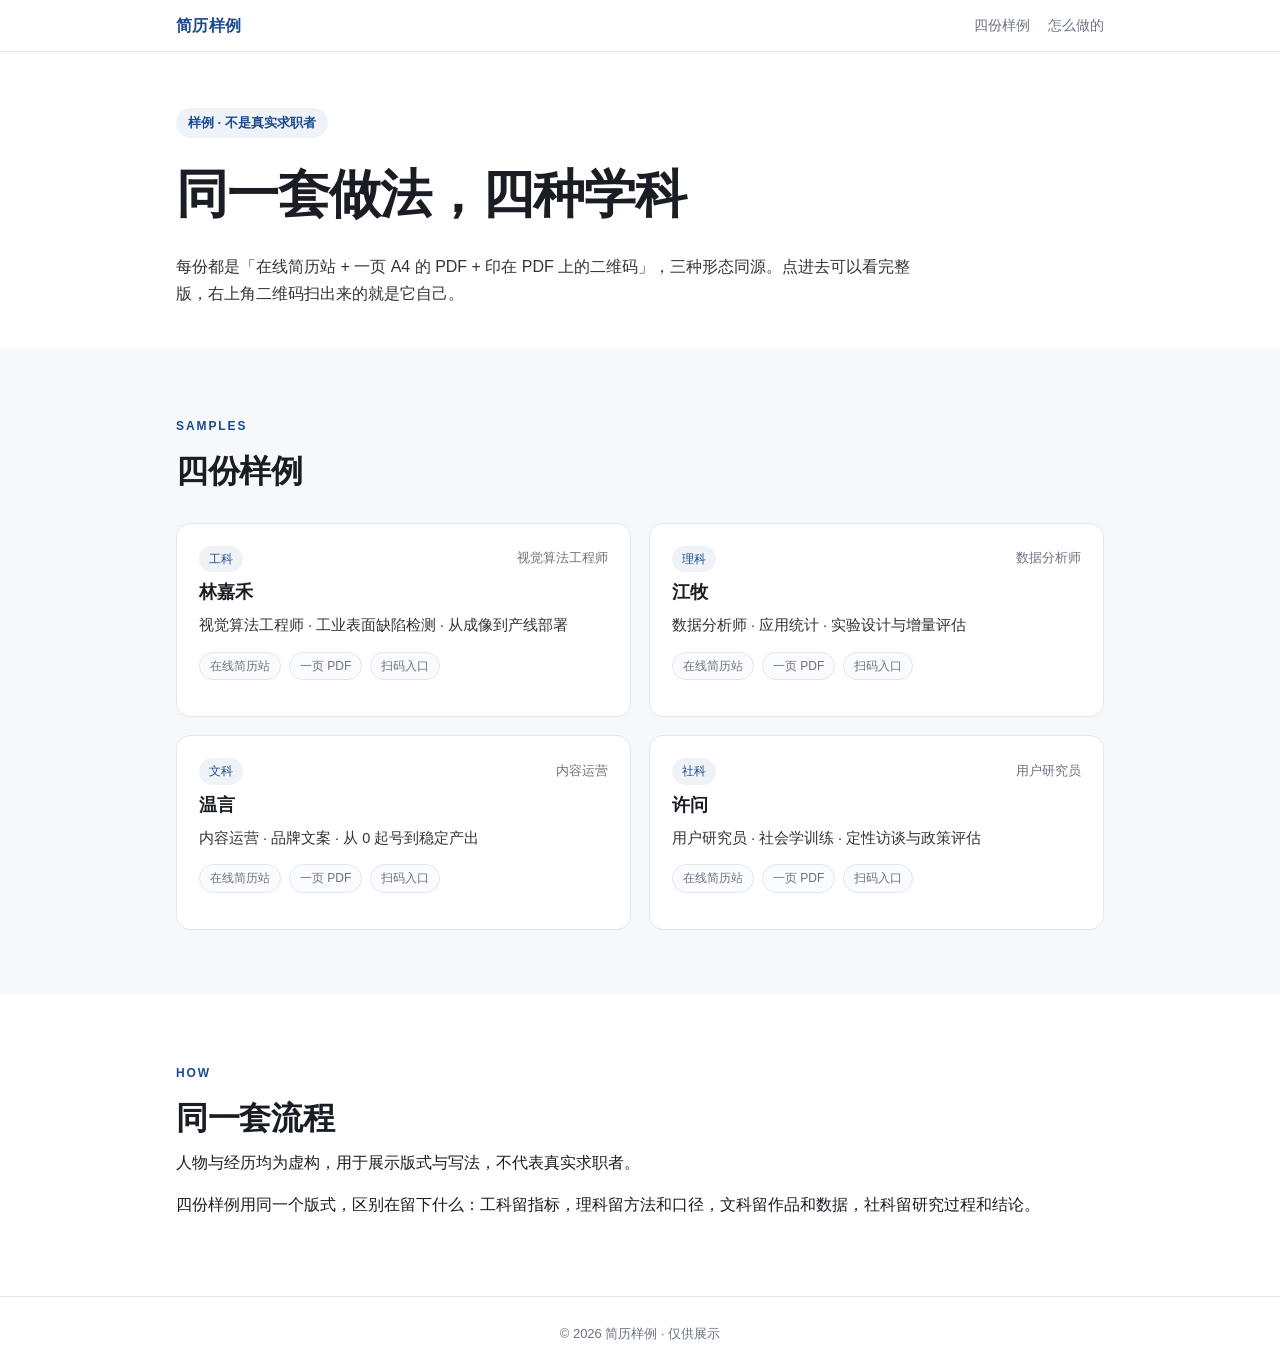
<file: index.html>
<!DOCTYPE html>
<html lang="zh-CN"><head><meta charset="UTF-8"><meta name="viewport" content="width=device-width, initial-scale=1">
<title>简历样例 · 工科 / 理科 / 文科 / 社科</title>
<meta name="robots" content="noindex, nofollow">
<link rel="stylesheet" href="assets/css/style.css"></head><body>
<nav class="nav"><div class="nav__inner"><a class="nav__brand" href="#top">简历样例</a>
<div class="nav__links"><a href="#list">四份样例</a><a href="#how">怎么做的</a></div></div></nav>
<main id="top">
<section class="hero"><div class="wrap"><p class="hero__eyebrow">样例 · 不是真实求职者</p>
<h1 class="hero__name">同一套做法，四种学科</h1>
<p class="hero__role">每份都是「在线简历站 + 一页 A4 的 PDF + 印在 PDF 上的二维码」，三种形态同源。点进去可以看完整版，右上角二维码扫出来的就是它自己。</p>
</div></section>
<section class="section section--alt" id="list"><div class="wrap">
<div class="section__head reveal"><span class="section__kicker">Samples</span><h2 class="section__title">四份样例</h2></div>
<div class="projects"><a class="card reveal" href="eng/" style="text-decoration:none;color:inherit"><div class="card__top"><span class="tag">工科</span><span class="card__date">视觉算法工程师</span></div><h3 class="card__title">林嘉禾</h3><p class="card__desc">视觉算法工程师 · 工业表面缺陷检测 · 从成像到产线部署</p><div class="card__stack"><span class="chip">在线简历站</span><span class="chip">一页 PDF</span><span class="chip">扫码入口</span></div></a><a class="card reveal" href="sci/" style="text-decoration:none;color:inherit"><div class="card__top"><span class="tag">理科</span><span class="card__date">数据分析师</span></div><h3 class="card__title">江牧</h3><p class="card__desc">数据分析师 · 应用统计 · 实验设计与增量评估</p><div class="card__stack"><span class="chip">在线简历站</span><span class="chip">一页 PDF</span><span class="chip">扫码入口</span></div></a><a class="card reveal" href="arts/" style="text-decoration:none;color:inherit"><div class="card__top"><span class="tag">文科</span><span class="card__date">内容运营</span></div><h3 class="card__title">温言</h3><p class="card__desc">内容运营 · 品牌文案 · 从 0 起号到稳定产出</p><div class="card__stack"><span class="chip">在线简历站</span><span class="chip">一页 PDF</span><span class="chip">扫码入口</span></div></a><a class="card reveal" href="soc/" style="text-decoration:none;color:inherit"><div class="card__top"><span class="tag">社科</span><span class="card__date">用户研究员</span></div><h3 class="card__title">许问</h3><p class="card__desc">用户研究员 · 社会学训练 · 定性访谈与政策评估</p><div class="card__stack"><span class="chip">在线简历站</span><span class="chip">一页 PDF</span><span class="chip">扫码入口</span></div></a></div>
</div></section>
<section class="section" id="how"><div class="wrap">
<div class="section__head reveal"><span class="section__kicker">How</span><h2 class="section__title">同一套流程</h2></div>
<div class="about__text reveal">
<p>人物与经历均为虚构，用于展示版式与写法，不代表真实求职者。</p>
<p>四份样例用同一个版式，区别在留下什么：工科留指标，理科留方法和口径，文科留作品和数据，社科留研究过程和结论。</p>
</div></div></section>
</main>
<footer class="footer"><div class="wrap">© 2026 简历样例 · 仅供展示</div></footer>
<script src="assets/js/main.js"></script></body></html>
</file>
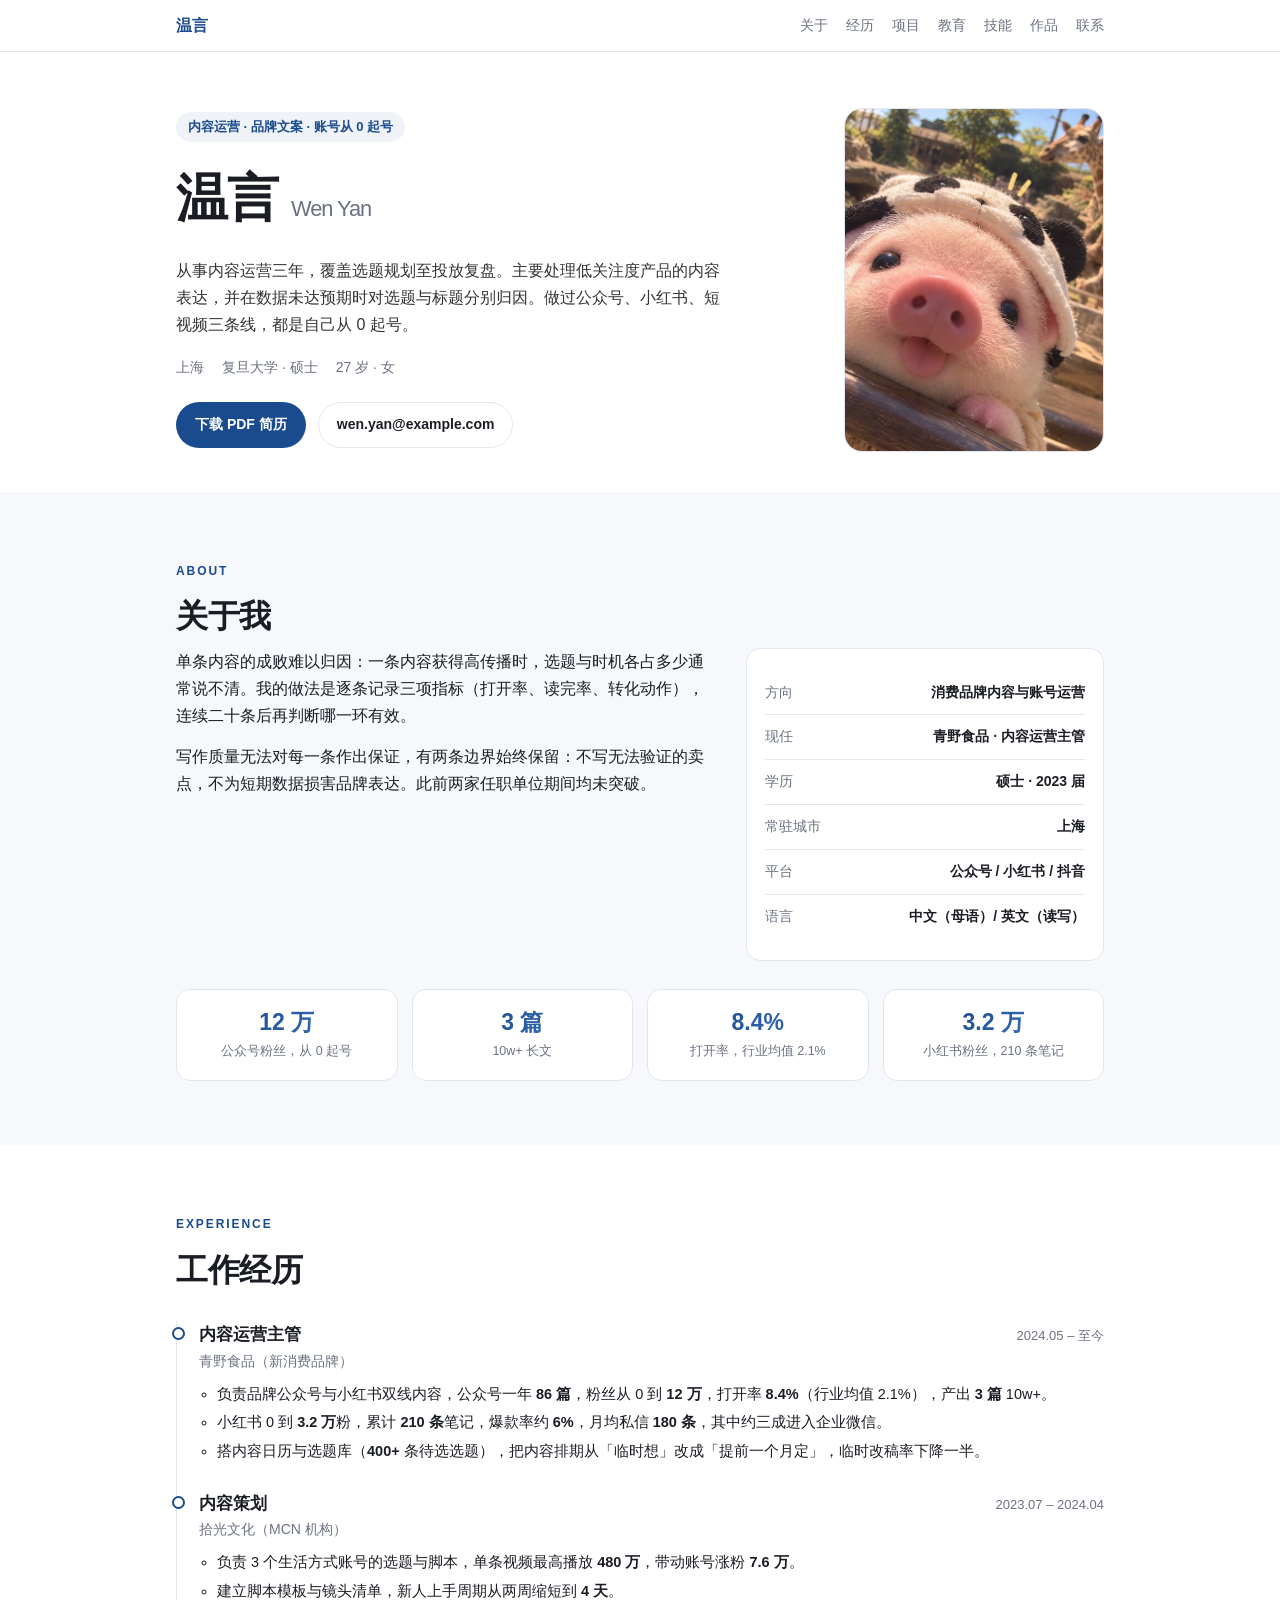
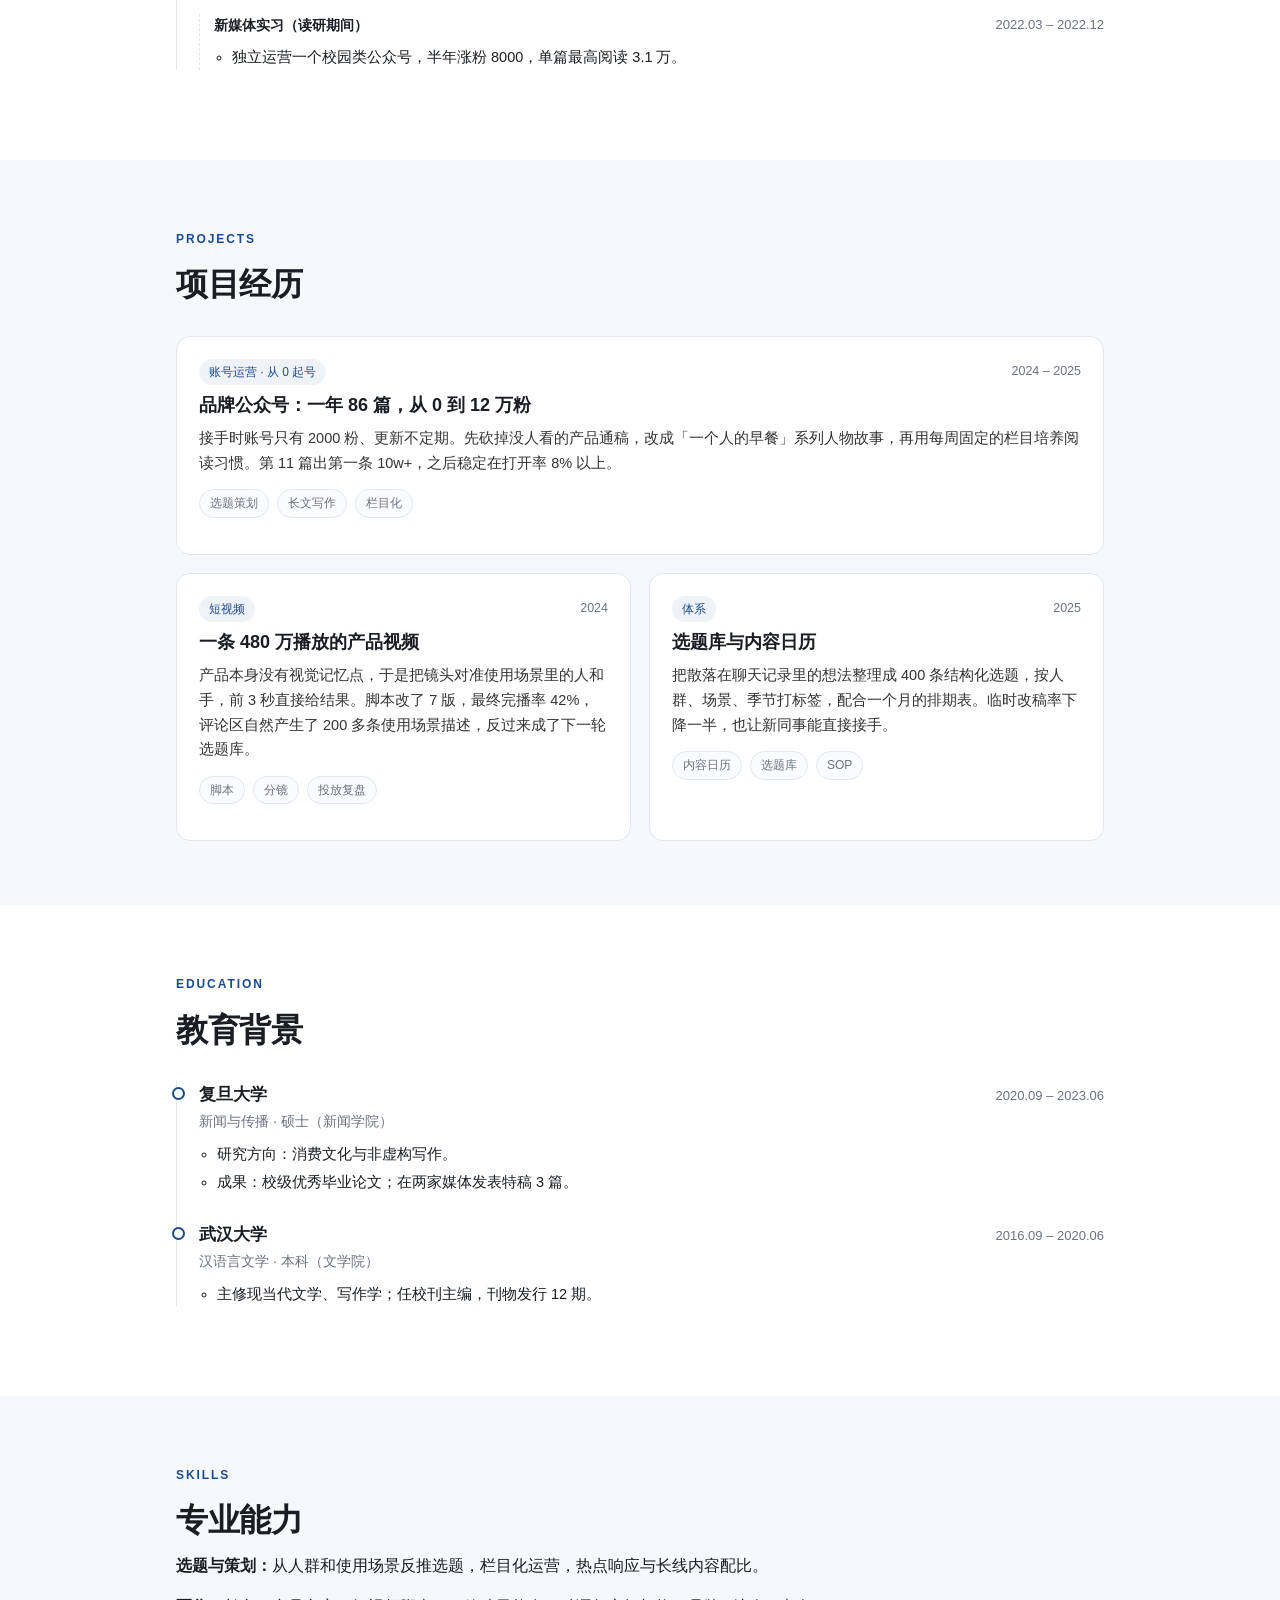
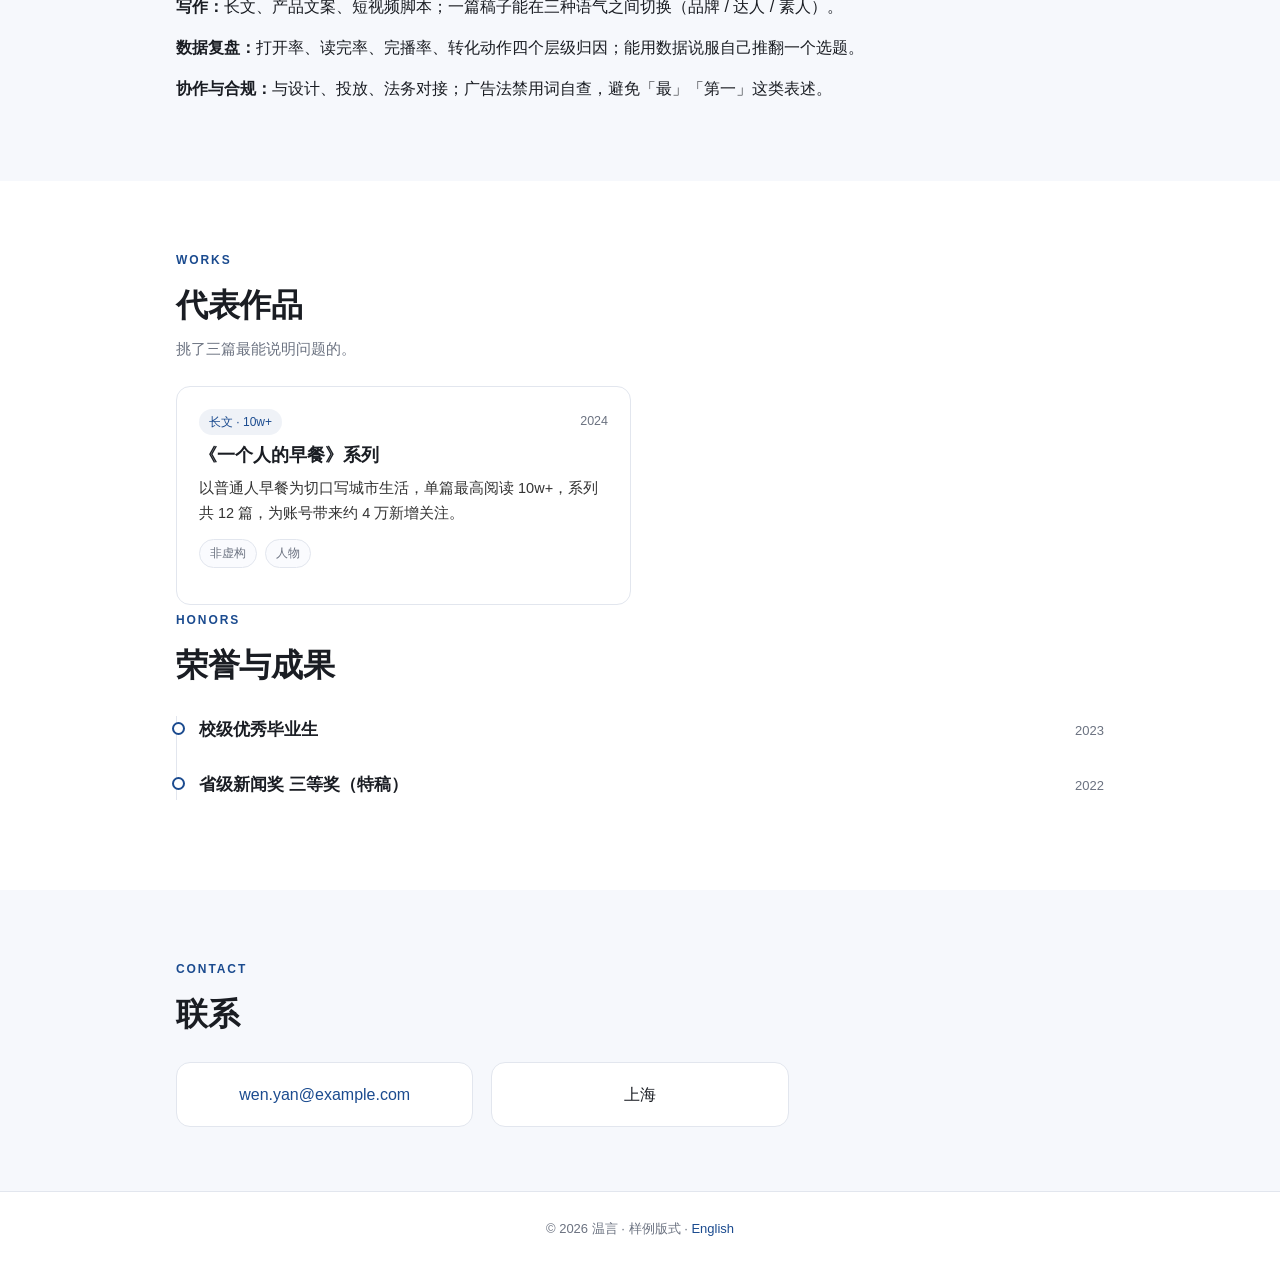
<file: arts/index.html>
<!DOCTYPE html>
<html lang="zh-CN">
<head>
<meta charset="UTF-8">
<meta name="viewport" content="width=device-width, initial-scale=1">
<title>温言 · 内容运营</title>
<meta name="description" content="新闻与传播硕士，消费品牌内容运营。做过公众号从 0 到 12 万粉、小红书 0 到 3 万粉，写过三条 10w+。">
<meta name="author" content="温言">
<meta name="robots" content="noindex, nofollow">
<meta property="og:title" content="温言 · 内容运营">
<meta property="og:type" content="profile">
<link rel="icon" type="image/png" sizes="32x32" href="assets/img/avatar-32.png">
<link rel="apple-touch-icon" href="assets/img/avatar-180.png">
<link rel="stylesheet" href="assets/css/style.css">
</head>
<body>
<nav class="nav"><div class="nav__inner"><a class="nav__brand" href="#top">温言</a>
<div class="nav__links">
<a href="#about">关于</a><a href="#experience">经历</a><a href="#projects">项目</a>
<a href="#education">教育</a><a href="#skills">技能</a><a href="#works">作品</a><a href="#contact">联系</a>
</div></div></nav>
<main id="top">
<section class="hero"><div class="wrap hero__inner"><div>
<p class="hero__eyebrow">内容运营 · 品牌文案 · 账号从 0 起号</p>
<h1 class="hero__name">温言<small>Wen Yan</small></h1>
<p class="hero__role">从事内容运营三年，覆盖选题规划至投放复盘。主要处理低关注度产品的内容表达，并在数据未达预期时对选题与标题分别归因。做过公众号、小红书、短视频三条线，都是自己从 0 起号。</p>
<ul class="hero__meta"><li>上海</li><li>复旦大学 · 硕士</li><li>27 岁 · 女</li></ul>
<div class="hero__cta"><a class="btn btn--primary" href="assets/resume.pdf" target="_blank" rel="noopener">下载 PDF 简历</a>
<a class="btn btn--ghost" href="mailto:wen.yan@example.com">wen.yan@example.com</a></div>
</div><div class="hero__avatar"><img src="assets/img/avatar.jpg" alt="温言" width="520" height="689"></div>
</div></section>

<section class="section section--alt" id="about"><div class="wrap">
<div class="section__head reveal"><span class="section__kicker">About</span><h2 class="section__title">关于我</h2></div>
<div class="about"><div class="about__text reveal"><p>单条内容的成败难以归因：一条内容获得高传播时，选题与时机各占多少通常说不清。我的做法是逐条记录三项指标（打开率、读完率、转化动作），连续二十条后再判断哪一环有效。</p><p>写作质量无法对每一条作出保证，有两条边界始终保留：不写无法验证的卖点，不为短期数据损害品牌表达。此前两家任职单位期间均未突破。</p></div>
<aside class="facts reveal"><dl><div class="facts__row"><dt>方向</dt><dd>消费品牌内容与账号运营</dd></div><div class="facts__row"><dt>现任</dt><dd>青野食品 · 内容运营主管</dd></div><div class="facts__row"><dt>学历</dt><dd>硕士 · 2023 届</dd></div><div class="facts__row"><dt>常驻城市</dt><dd>上海</dd></div><div class="facts__row"><dt>平台</dt><dd>公众号 / 小红书 / 抖音</dd></div><div class="facts__row"><dt>语言</dt><dd>中文（母语）/ 英文（读写）</dd></div></dl></aside></div>
<div class="stats reveal"><div class="stat"><span class="stat__num">12 万</span><span class="stat__label">公众号粉丝，从 0 起号</span></div><div class="stat"><span class="stat__num">3 篇</span><span class="stat__label">10w+ 长文</span></div><div class="stat"><span class="stat__num">8.4%</span><span class="stat__label">打开率，行业均值 2.1%</span></div><div class="stat"><span class="stat__num">3.2 万</span><span class="stat__label">小红书粉丝，210 条笔记</span></div></div>
</div></section>

<section class="section" id="experience"><div class="wrap">
<div class="section__head reveal"><span class="section__kicker">Experience</span><h2 class="section__title">工作经历</h2></div>
<ol class="timeline reveal"><li class="tl-item"><div class="tl-head"><div><h3 class="tl-title">内容运营主管</h3><div class="tl-org">青野食品（新消费品牌）</div></div><span class="tl-date">2024.05 – 至今</span></div><div class="tl-body"><ul><li>负责品牌公众号与小红书双线内容，公众号一年 <strong>86 篇</strong>，粉丝从 0 到 <strong>12 万</strong>，打开率 <strong>8.4%</strong>（行业均值 2.1%），产出 <strong>3 篇</strong> 10w+。</li><li>小红书 0 到 <strong>3.2 万</strong>粉，累计 <strong>210 条</strong>笔记，爆款率约 <strong>6%</strong>，月均私信 <strong>180 条</strong>，其中约三成进入企业微信。</li><li>搭内容日历与选题库（<strong>400+</strong> 条待选选题），把内容排期从「临时想」改成「提前一个月定」，临时改稿率下降一半。</li></ul></div></li><li class="tl-item"><div class="tl-head"><div><h3 class="tl-title">内容策划</h3><div class="tl-org">拾光文化（MCN 机构）</div></div><span class="tl-date">2023.07 – 2024.04</span></div><div class="tl-body"><ul><li>负责 3 个生活方式账号的选题与脚本，单条视频最高播放 <strong>480 万</strong>，带动账号涨粉 <strong>7.6 万</strong>。</li><li>建立脚本模板与镜头清单，新人上手周期从两周缩短到 <strong>4 天</strong>。</li></ul></div><div class="tl-sub"><div class="tl-sub__head"><span class="tl-sub__role">新媒体实习（读研期间）</span><span class="tl-date">2022.03 – 2022.12</span></div><div class="tl-body"><ul><li>独立运营一个校园类公众号，半年涨粉 8000，单篇最高阅读 3.1 万。</li></ul></div></div></li></ol>
</div></section>

<section class="section section--alt" id="projects"><div class="wrap">
<div class="section__head reveal"><span class="section__kicker">Projects</span><h2 class="section__title">项目经历</h2></div>
<div class="projects"><article class="card card--wide reveal"><div class="card__top"><span class="tag">账号运营 · 从 0 起号</span><span class="card__date">2024 – 2025</span></div><h3 class="card__title">品牌公众号：一年 86 篇，从 0 到 12 万粉</h3><p class="card__desc">接手时账号只有 2000 粉、更新不定期。先砍掉没人看的产品通稿，改成「一个人的早餐」系列人物故事，再用每周固定的栏目培养阅读习惯。第 11 篇出第一条 10w+，之后稳定在打开率 8% 以上。</p><div class="card__stack"><span class="chip">选题策划</span><span class="chip">长文写作</span><span class="chip">栏目化</span></div></article><article class="card reveal"><div class="card__top"><span class="tag">短视频</span><span class="card__date">2024</span></div><h3 class="card__title">一条 480 万播放的产品视频</h3><p class="card__desc">产品本身没有视觉记忆点，于是把镜头对准使用场景里的人和手，前 3 秒直接给结果。脚本改了 7 版，最终完播率 42%，评论区自然产生了 200 多条使用场景描述，反过来成了下一轮选题库。</p><div class="card__stack"><span class="chip">脚本</span><span class="chip">分镜</span><span class="chip">投放复盘</span></div></article><article class="card reveal"><div class="card__top"><span class="tag">体系</span><span class="card__date">2025</span></div><h3 class="card__title">选题库与内容日历</h3><p class="card__desc">把散落在聊天记录里的想法整理成 400 条结构化选题，按人群、场景、季节打标签，配合一个月的排期表。临时改稿率下降一半，也让新同事能直接接手。</p><div class="card__stack"><span class="chip">内容日历</span><span class="chip">选题库</span><span class="chip">SOP</span></div></article></div>
</div></section>

<section class="section" id="education"><div class="wrap">
<div class="section__head reveal"><span class="section__kicker">Education</span><h2 class="section__title">教育背景</h2></div>
<ol class="timeline reveal"><li class="tl-item"><div class="tl-head"><div><h3 class="tl-title">复旦大学</h3><div class="tl-org">新闻与传播 · 硕士（新闻学院）</div></div><span class="tl-date">2020.09 – 2023.06</span></div><div class="tl-body"><ul><li>研究方向：消费文化与非虚构写作。</li><li>成果：校级优秀毕业论文；在两家媒体发表特稿 3 篇。</li></ul></div></li><li class="tl-item"><div class="tl-head"><div><h3 class="tl-title">武汉大学</h3><div class="tl-org">汉语言文学 · 本科（文学院）</div></div><span class="tl-date">2016.09 – 2020.06</span></div><div class="tl-body"><ul><li>主修现当代文学、写作学；任校刊主编，刊物发行 12 期。</li></ul></div></li></ol>
</div></section>

<section class="section section--alt" id="skills"><div class="wrap">
<div class="section__head reveal"><span class="section__kicker">Skills</span><h2 class="section__title">专业能力</h2></div>
<div class="about__text reveal"><p><strong>选题与策划：</strong>从人群和使用场景反推选题，栏目化运营，热点响应与长线内容配比。</p><p><strong>写作：</strong>长文、产品文案、短视频脚本；一篇稿子能在三种语气之间切换（品牌 / 达人 / 素人）。</p><p><strong>数据复盘：</strong>打开率、读完率、完播率、转化动作四个层级归因；能用数据说服自己推翻一个选题。</p><p><strong>协作与合规：</strong>与设计、投放、法务对接；广告法禁用词自查，避免「最」「第一」这类表述。</p></div>
</div></section>

<section class="section" id="works"><div class="wrap">
<div class="section__head reveal"><span class="section__kicker">Works</span><h2 class="section__title">代表作品</h2>
<p class="section__desc">挑了三篇最能说明问题的。</p></div>
<div class="projects"><article class="card reveal"><div class="card__top"><span class="tag">长文 · 10w+</span><span class="card__date">2024</span></div><h3 class="card__title">《一个人的早餐》系列</h3><p class="card__desc">以普通人早餐为切口写城市生活，单篇最高阅读 10w+，系列共 12 篇，为账号带来约 4 万新增关注。</p><div class="card__stack"><span class="chip">非虚构</span><span class="chip">人物</span></div></article></div>
<div class="section__head reveal"><span class="section__kicker">Honors</span><h2 class="section__title">荣誉与成果</h2></div>
<ol class="timeline reveal"><li class="tl-item"><div class="tl-head"><div><h3 class="tl-title">校级优秀毕业生</h3></div><span class="tl-date">2023</span></div></li><li class="tl-item"><div class="tl-head"><div><h3 class="tl-title">省级新闻奖 三等奖（特稿）</h3></div><span class="tl-date">2022</span></div></li></ol>
</div></section>

<section class="section section--alt" id="contact"><div class="wrap">
<div class="section__head reveal"><span class="section__kicker">Contact</span><h2 class="section__title">联系</h2></div>
<div class="contact-grid reveal"><div class="contact-card"><a href="mailto:wen.yan@example.com">wen.yan@example.com</a></div><div class="contact-card">上海</div></div>
</div></section>
</main>
<footer class="footer"><div class="wrap">© 2026 温言 · 样例版式 · <a href="en/">English</a></div></footer>
<script src="assets/js/main.js"></script>
</body>
</html>
</file>
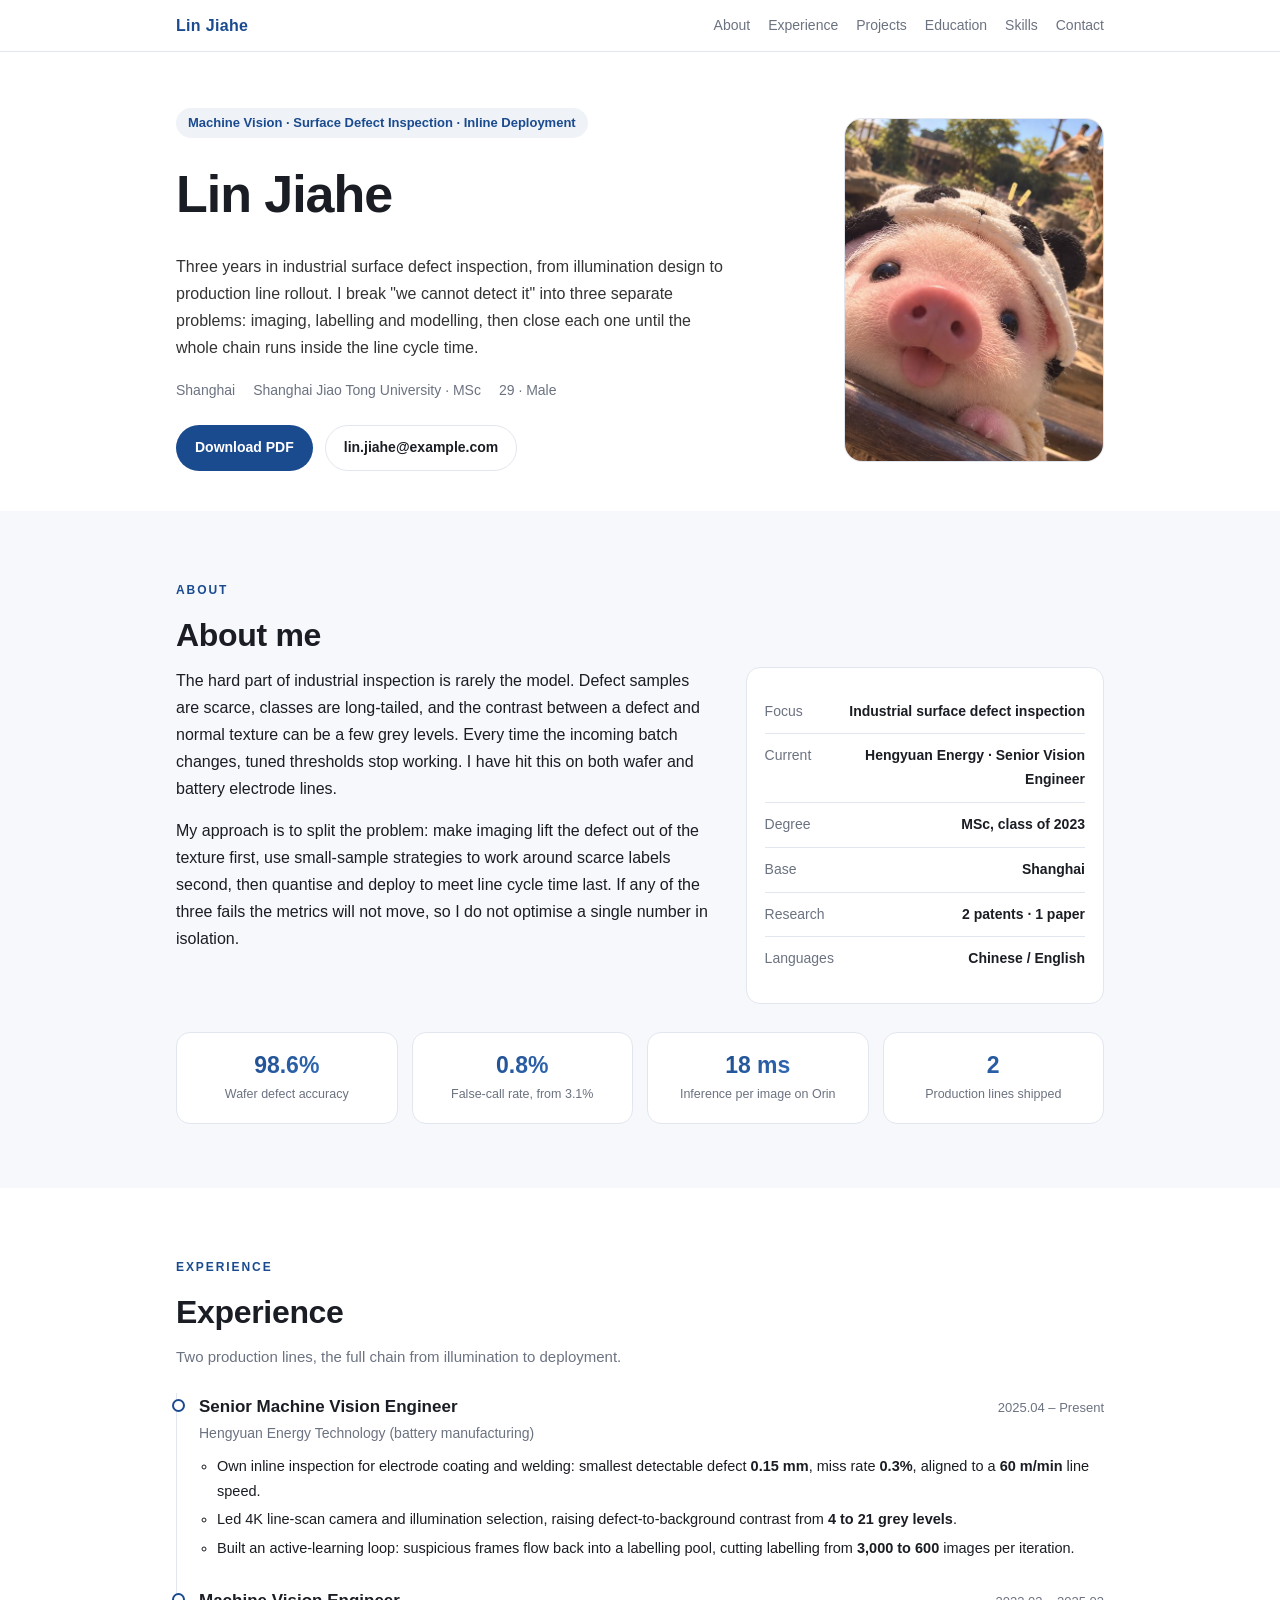
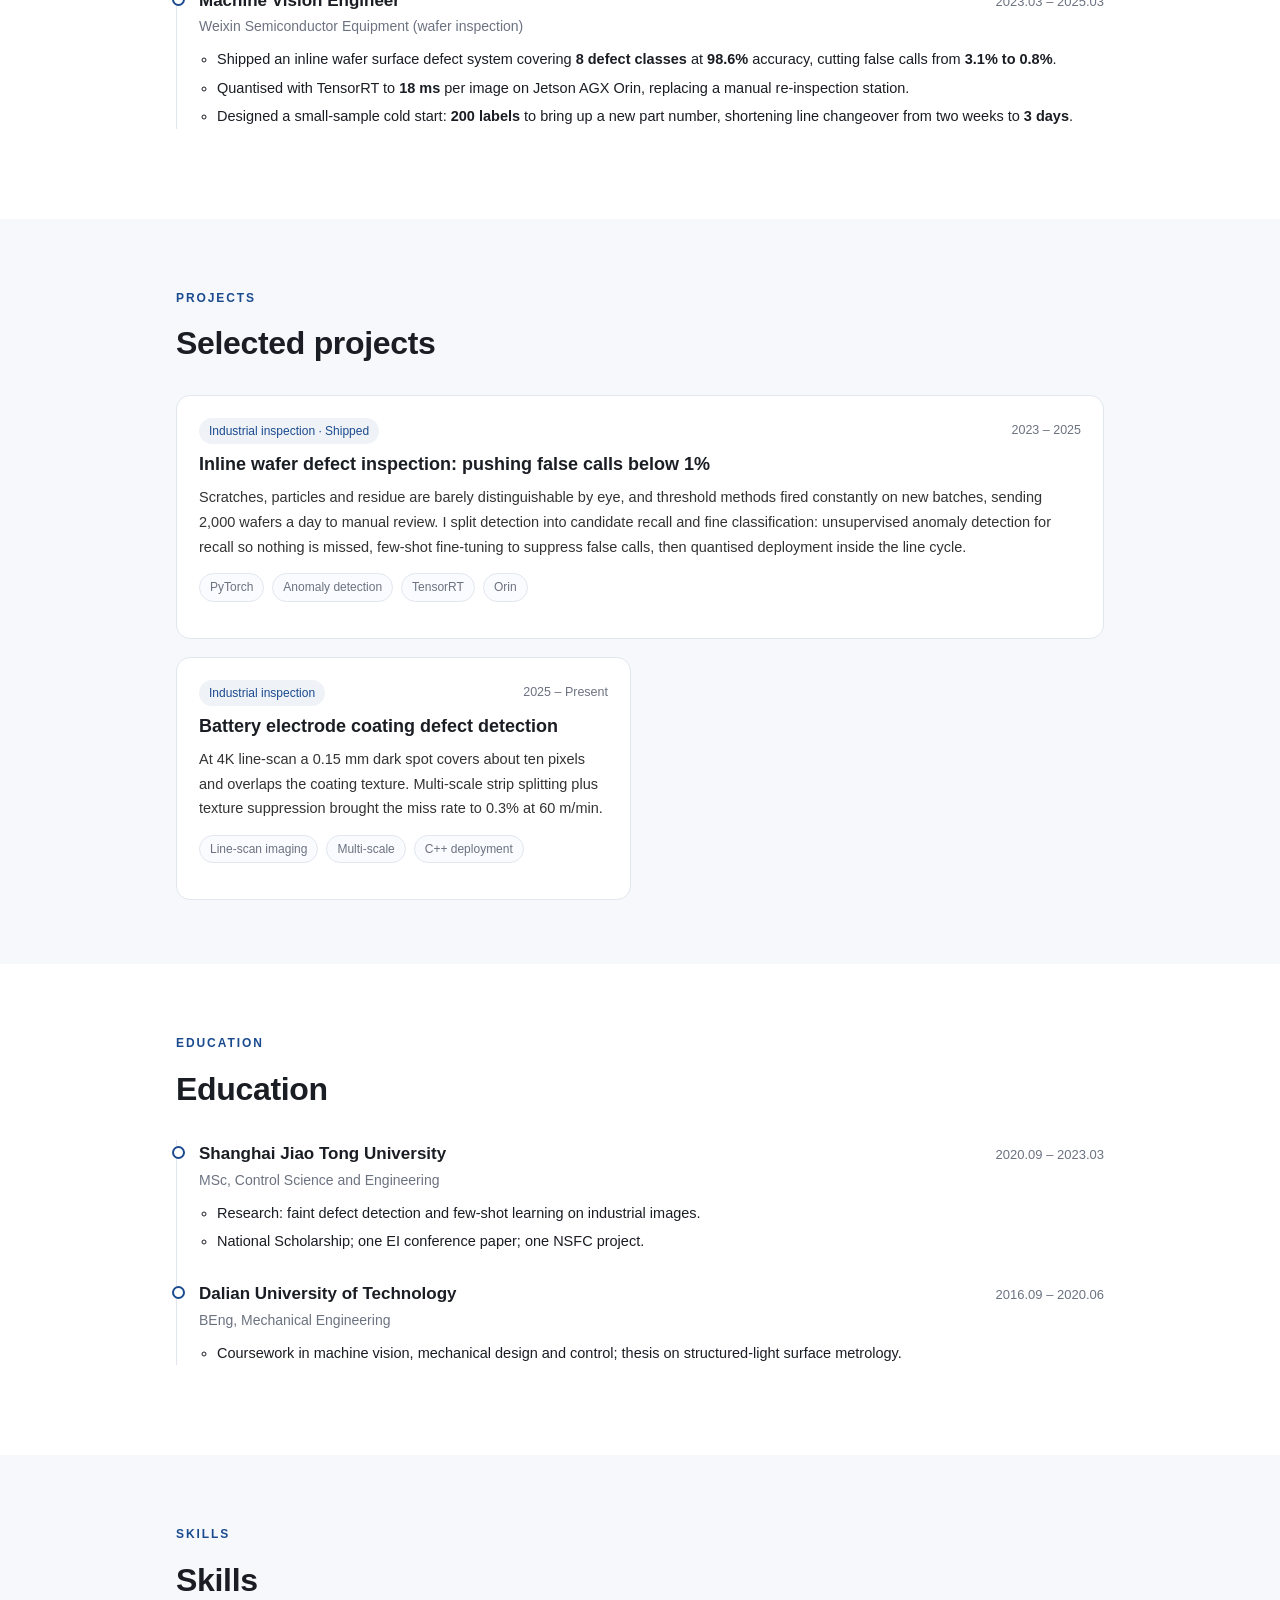
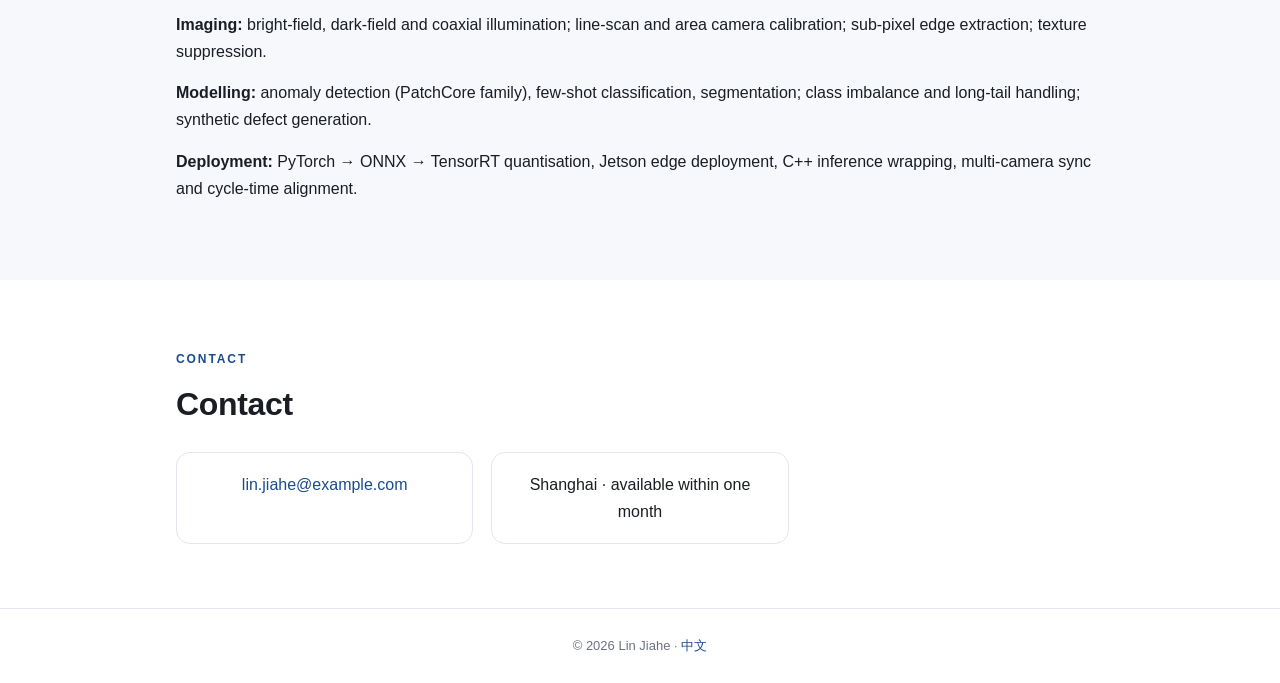
<file: en/index.html>
<!DOCTYPE html>
<html lang="en">
<head>
<meta charset="UTF-8">
<meta name="viewport" content="width=device-width, initial-scale=1">
<title>Lin Jiahe · Machine Vision Engineer | Industrial Defect Inspection</title>
<meta name="description" content="Lin Jiahe, MSc in Control Science and Engineering at Shanghai Jiao Tong University. Industrial machine vision engineer working on surface defect inspection, from imaging and small-sample models to inline deployment.">
<meta name="author" content="Lin Jiahe">
<meta name="robots" content="noindex, nofollow">
<link rel="icon" type="image/png" sizes="32x32" href="../assets/img/avatar-32.png">
<link rel="stylesheet" href="../assets/css/style.css">
</head>
<body>

<nav class="nav">
  <div class="nav__inner">
    <a class="nav__brand" href="#top">Lin Jiahe</a>
    <div class="nav__links">
      <a href="#about">About</a>
      <a href="#experience">Experience</a>
      <a href="#projects">Projects</a>
      <a href="#education">Education</a>
      <a href="#skills">Skills</a>
      <a href="#contact">Contact</a>
    </div>
  </div>
</nav>

<main id="top">
  <section class="hero">
    <div class="wrap hero__inner">
      <div>
        <p class="hero__eyebrow">Machine Vision · Surface Defect Inspection · Inline Deployment</p>
        <h1 class="hero__name">Lin Jiahe</h1>
        <p class="hero__role">
          Three years in industrial surface defect inspection, from illumination design to production line rollout. I break "we cannot detect it" into three separate problems: imaging, labelling and modelling, then close each one until the whole chain runs inside the line cycle time.
        </p>
        <ul class="hero__meta">
          <li>Shanghai</li>
          <li>Shanghai Jiao Tong University · MSc</li>
          <li>29 · Male</li>
        </ul>
        <div class="hero__cta">
          <a class="btn btn--primary" href="../assets/resume.pdf" target="_blank" rel="noopener">Download PDF</a>
          <a class="btn btn--ghost" href="mailto:lin.jiahe@example.com">lin.jiahe@example.com</a>
        </div>
      </div>
      <div class="hero__avatar">
        <img src="../assets/img/avatar.jpg" alt="Lin Jiahe" width="520" height="689">
      </div>
    </div>
  </section>

  <section class="section section--alt" id="about">
    <div class="wrap">
      <div class="section__head reveal">
        <span class="section__kicker">About</span>
        <h2 class="section__title">About me</h2>
      </div>
      <div class="about">
        <div class="about__text reveal">
          <p>The hard part of industrial inspection is rarely the model. Defect samples are scarce, classes are long-tailed, and the contrast between a defect and normal texture can be a few grey levels. Every time the incoming batch changes, tuned thresholds stop working. I have hit this on both wafer and battery electrode lines.</p>
          <p>My approach is to split the problem: make imaging lift the defect out of the texture first, use small-sample strategies to work around scarce labels second, then quantise and deploy to meet line cycle time last. If any of the three fails the metrics will not move, so I do not optimise a single number in isolation.</p>
        </div>
        <aside class="facts reveal">
          <dl>
            <div class="facts__row"><dt>Focus</dt><dd>Industrial surface defect inspection</dd></div>
            <div class="facts__row"><dt>Current</dt><dd>Hengyuan Energy · Senior Vision Engineer</dd></div>
            <div class="facts__row"><dt>Degree</dt><dd>MSc, class of 2023</dd></div>
            <div class="facts__row"><dt>Base</dt><dd>Shanghai</dd></div>
            <div class="facts__row"><dt>Research</dt><dd>2 patents · 1 paper</dd></div>
            <div class="facts__row"><dt>Languages</dt><dd>Chinese / English</dd></div>
          </dl>
        </aside>
      </div>
      <div class="stats reveal">
        <div class="stat"><span class="stat__num">98.6%</span><span class="stat__label">Wafer defect accuracy</span></div>
        <div class="stat"><span class="stat__num">0.8%</span><span class="stat__label">False-call rate, from 3.1%</span></div>
        <div class="stat"><span class="stat__num">18 ms</span><span class="stat__label">Inference per image on Orin</span></div>
        <div class="stat"><span class="stat__num">2</span><span class="stat__label">Production lines shipped</span></div>
      </div>
    </div>
  </section>

  <section class="section" id="experience">
    <div class="wrap">
      <div class="section__head reveal">
        <span class="section__kicker">Experience</span>
        <h2 class="section__title">Experience</h2>
        <p class="section__desc">Two production lines, the full chain from illumination to deployment.</p>
      </div>
      <ol class="timeline reveal">
        <li class="tl-item">
          <div class="tl-head">
            <div><h3 class="tl-title">Senior Machine Vision Engineer</h3><div class="tl-org">Hengyuan Energy Technology (battery manufacturing)</div></div>
            <span class="tl-date">2025.04 – Present</span>
          </div>
          <div class="tl-body">
            <ul>
              <li>Own inline inspection for electrode coating and welding: smallest detectable defect <strong>0.15 mm</strong>, miss rate <strong>0.3%</strong>, aligned to a <strong>60 m/min</strong> line speed.</li>
              <li>Led 4K line-scan camera and illumination selection, raising defect-to-background contrast from <strong>4 to 21 grey levels</strong>.</li>
              <li>Built an active-learning loop: suspicious frames flow back into a labelling pool, cutting labelling from <strong>3,000 to 600</strong> images per iteration.</li>
            </ul>
          </div>
        </li>
        <li class="tl-item">
          <div class="tl-head">
            <div><h3 class="tl-title">Machine Vision Engineer</h3><div class="tl-org">Weixin Semiconductor Equipment (wafer inspection)</div></div>
            <span class="tl-date">2023.03 – 2025.03</span>
          </div>
          <div class="tl-body">
            <ul>
              <li>Shipped an inline wafer surface defect system covering <strong>8 defect classes</strong> at <strong>98.6%</strong> accuracy, cutting false calls from <strong>3.1% to 0.8%</strong>.</li>
              <li>Quantised with TensorRT to <strong>18 ms</strong> per image on Jetson AGX Orin, replacing a manual re-inspection station.</li>
              <li>Designed a small-sample cold start: <strong>200 labels</strong> to bring up a new part number, shortening line changeover from two weeks to <strong>3 days</strong>.</li>
            </ul>
          </div>
        </li>
      </ol>
    </div>
  </section>

  <section class="section section--alt" id="projects">
    <div class="wrap">
      <div class="section__head reveal">
        <span class="section__kicker">Projects</span>
        <h2 class="section__title">Selected projects</h2>
      </div>
      <div class="projects">
        <article class="card card--wide reveal">
          <div class="card__top"><span class="tag">Industrial inspection · Shipped</span><span class="card__date">2023 – 2025</span></div>
          <h3 class="card__title">Inline wafer defect inspection: pushing false calls below 1%</h3>
          <p class="card__desc">Scratches, particles and residue are barely distinguishable by eye, and threshold methods fired constantly on new batches, sending 2,000 wafers a day to manual review. I split detection into candidate recall and fine classification: unsupervised anomaly detection for recall so nothing is missed, few-shot fine-tuning to suppress false calls, then quantised deployment inside the line cycle.</p>
          <div class="card__stack"><span class="chip">PyTorch</span><span class="chip">Anomaly detection</span><span class="chip">TensorRT</span><span class="chip">Orin</span></div>
        </article>
        <article class="card reveal">
          <div class="card__top"><span class="tag">Industrial inspection</span><span class="card__date">2025 – Present</span></div>
          <h3 class="card__title">Battery electrode coating defect detection</h3>
          <p class="card__desc">At 4K line-scan a 0.15 mm dark spot covers about ten pixels and overlaps the coating texture. Multi-scale strip splitting plus texture suppression brought the miss rate to 0.3% at 60 m/min.</p>
          <div class="card__stack"><span class="chip">Line-scan imaging</span><span class="chip">Multi-scale</span><span class="chip">C++ deployment</span></div>
        </article>
      </div>
    </div>
  </section>

  <section class="section" id="education">
    <div class="wrap">
      <div class="section__head reveal">
        <span class="section__kicker">Education</span>
        <h2 class="section__title">Education</h2>
      </div>
      <ol class="timeline reveal">
        <li class="tl-item">
          <div class="tl-head">
            <div><h3 class="tl-title">Shanghai Jiao Tong University</h3><div class="tl-org">MSc, Control Science and Engineering</div></div>
            <span class="tl-date">2020.09 – 2023.03</span>
          </div>
          <div class="tl-body"><ul><li>Research: faint defect detection and few-shot learning on industrial images.</li><li>National Scholarship; one EI conference paper; one NSFC project.</li></ul></div>
        </li>
        <li class="tl-item">
          <div class="tl-head">
            <div><h3 class="tl-title">Dalian University of Technology</h3><div class="tl-org">BEng, Mechanical Engineering</div></div>
            <span class="tl-date">2016.09 – 2020.06</span>
          </div>
          <div class="tl-body"><ul><li>Coursework in machine vision, mechanical design and control; thesis on structured-light surface metrology.</li></ul></div>
        </li>
      </ol>
    </div>
  </section>

  <section class="section section--alt" id="skills">
    <div class="wrap">
      <div class="section__head reveal">
        <span class="section__kicker">Skills</span>
        <h2 class="section__title">Skills</h2>
      </div>
      <div class="about__text reveal">
        <p><strong>Imaging:</strong> bright-field, dark-field and coaxial illumination; line-scan and area camera calibration; sub-pixel edge extraction; texture suppression.</p>
        <p><strong>Modelling:</strong> anomaly detection (PatchCore family), few-shot classification, segmentation; class imbalance and long-tail handling; synthetic defect generation.</p>
        <p><strong>Deployment:</strong> PyTorch → ONNX → TensorRT quantisation, Jetson edge deployment, C++ inference wrapping, multi-camera sync and cycle-time alignment.</p>
      </div>
    </div>
  </section>

  <section class="section" id="contact">
    <div class="wrap">
      <div class="section__head reveal">
        <span class="section__kicker">Contact</span>
        <h2 class="section__title">Contact</h2>
      </div>
      <div class="contact-grid reveal">
        <div class="contact-card"><a href="mailto:lin.jiahe@example.com">lin.jiahe@example.com</a></div>
        <div class="contact-card">Shanghai · available within one month</div>
      </div>
    </div>
  </section>
</main>

<footer class="footer">
  <div class="wrap">© 2026 Lin Jiahe · <a href="../">中文</a></div>
</footer>

<script src="../assets/js/main.js"></script>
</body>
</html>
</file>
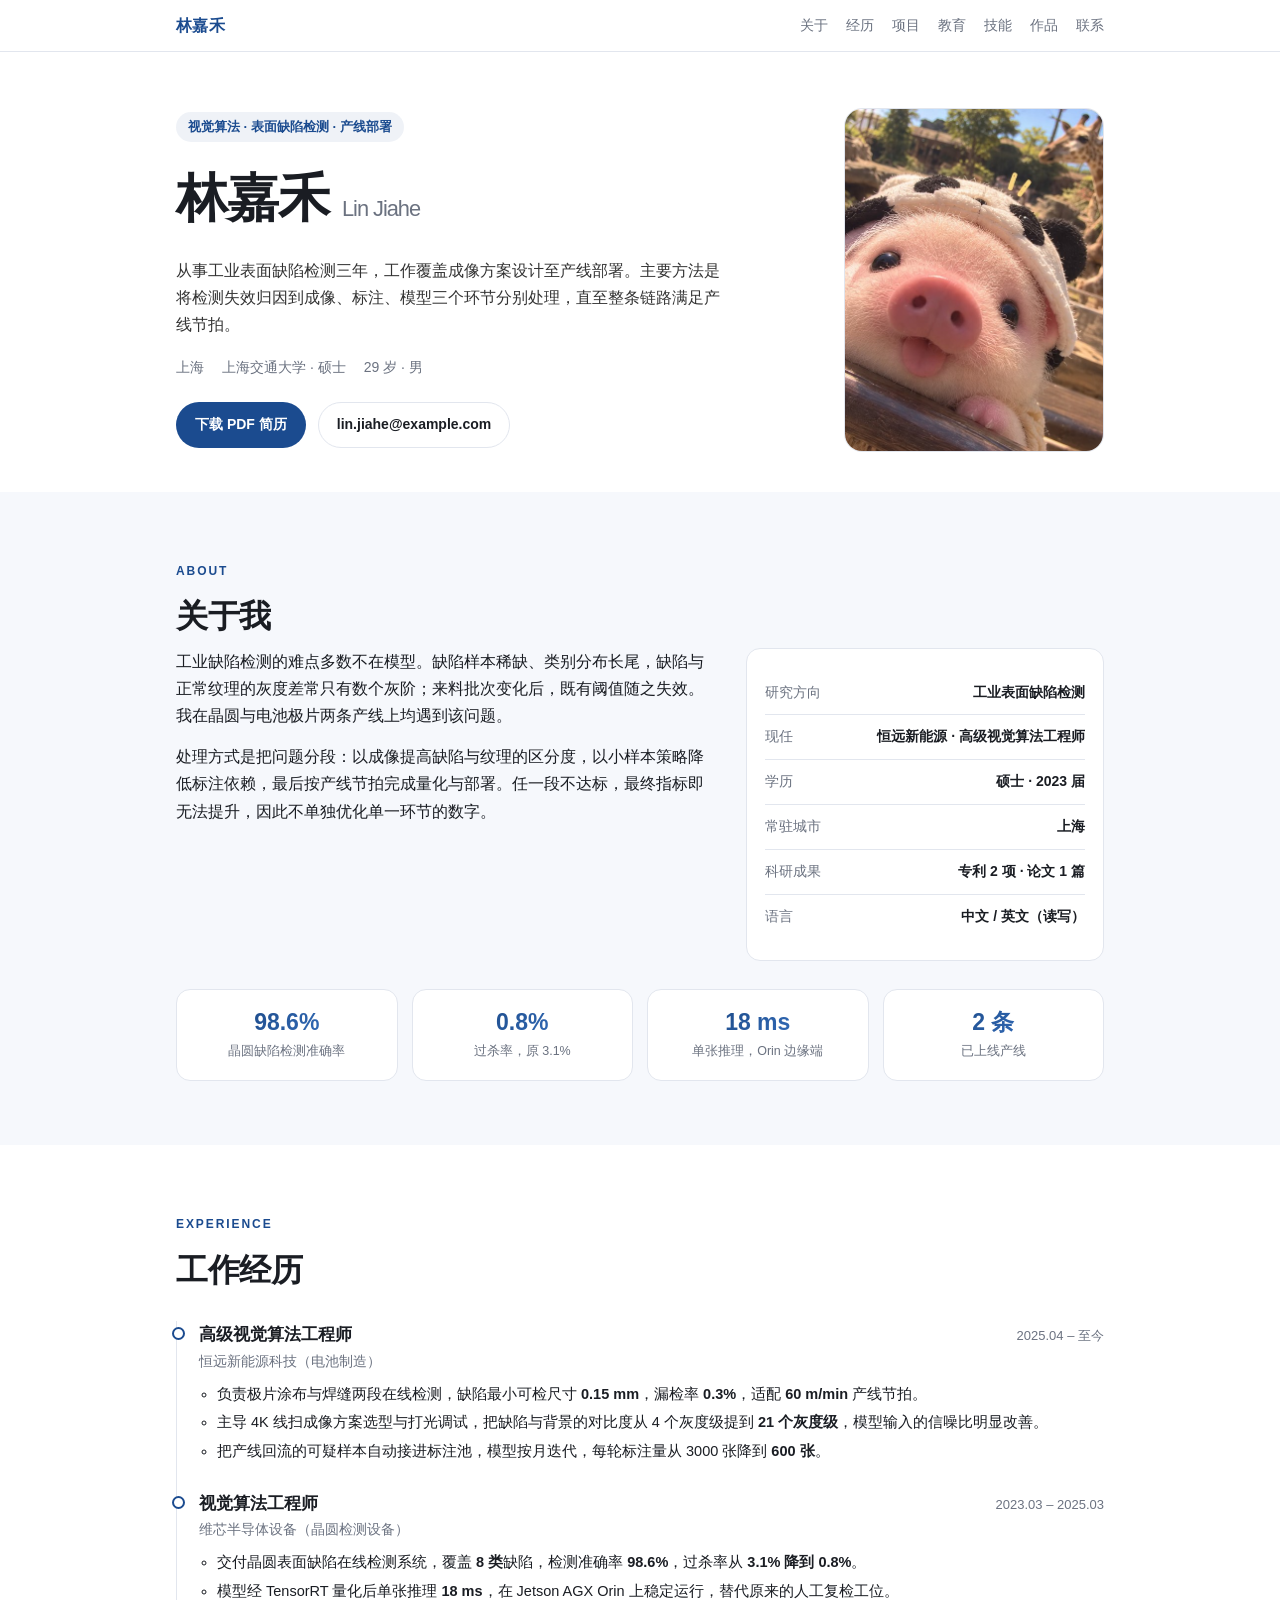
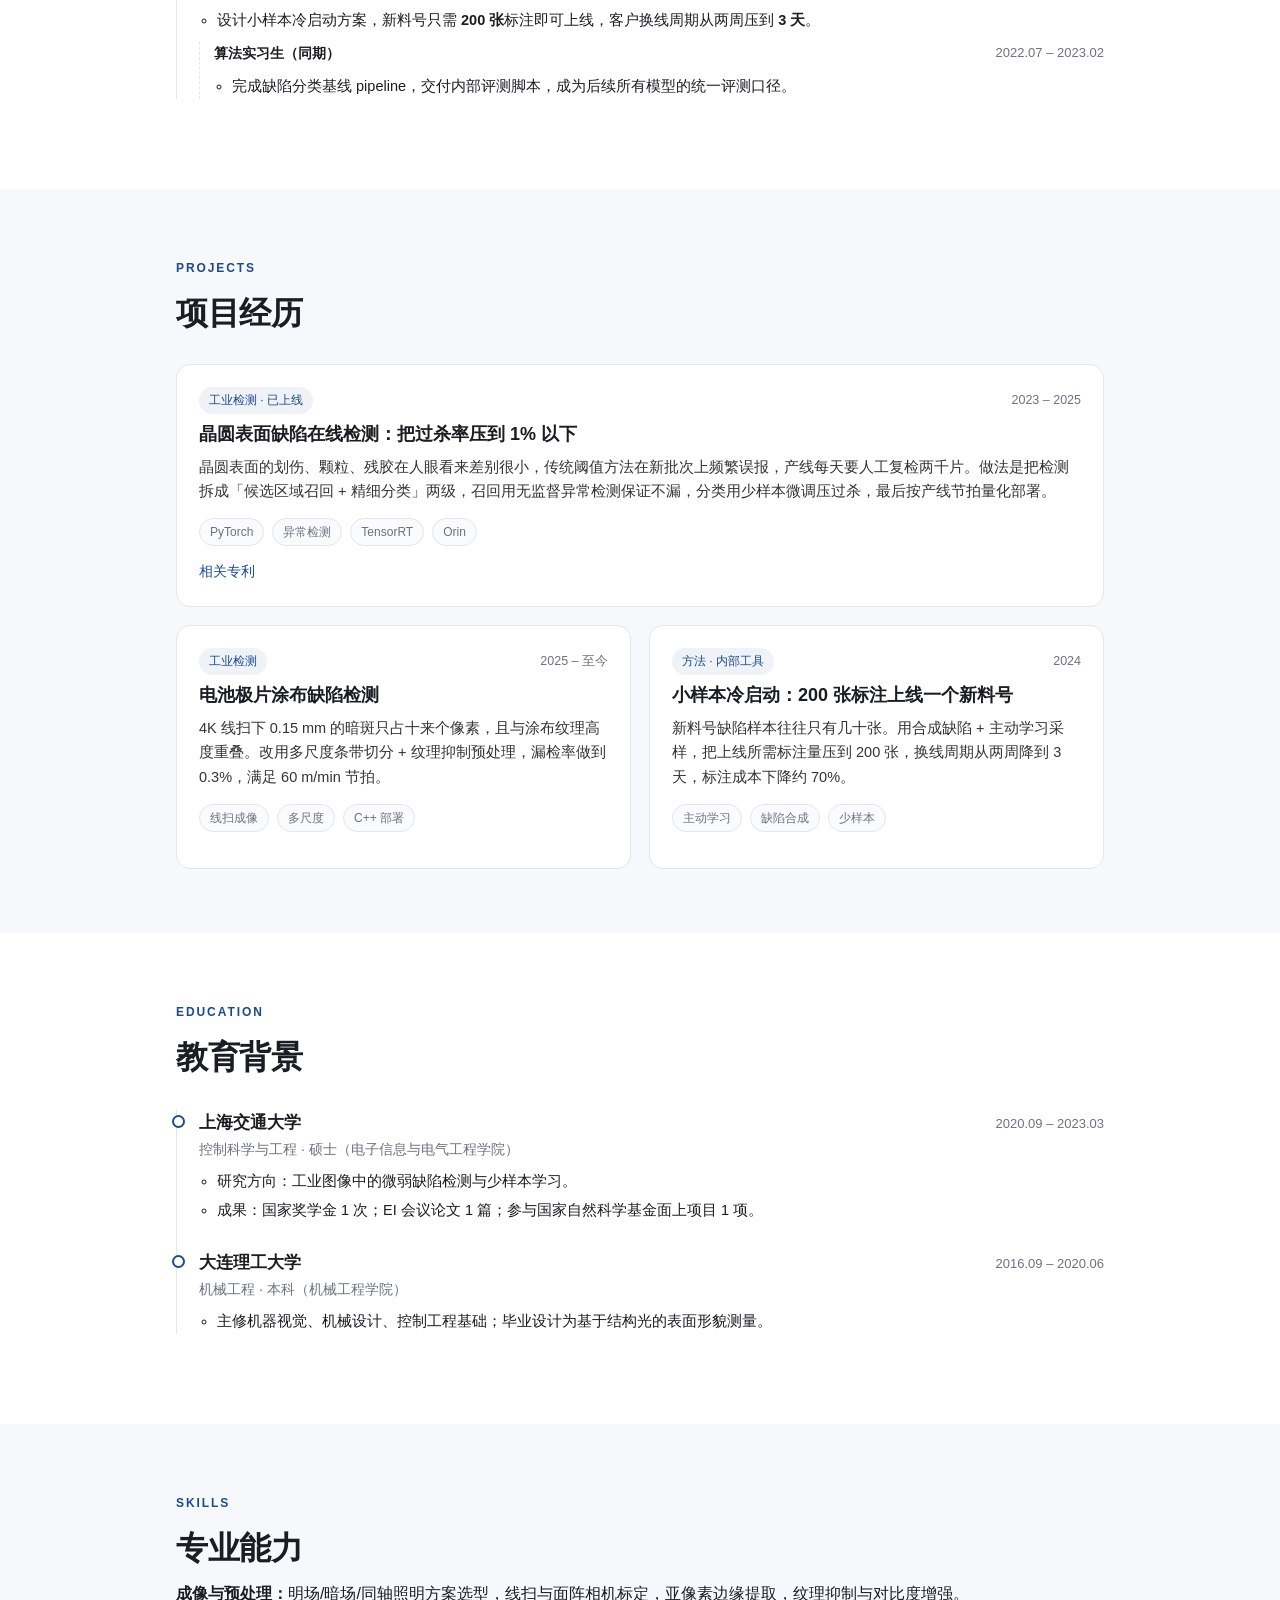
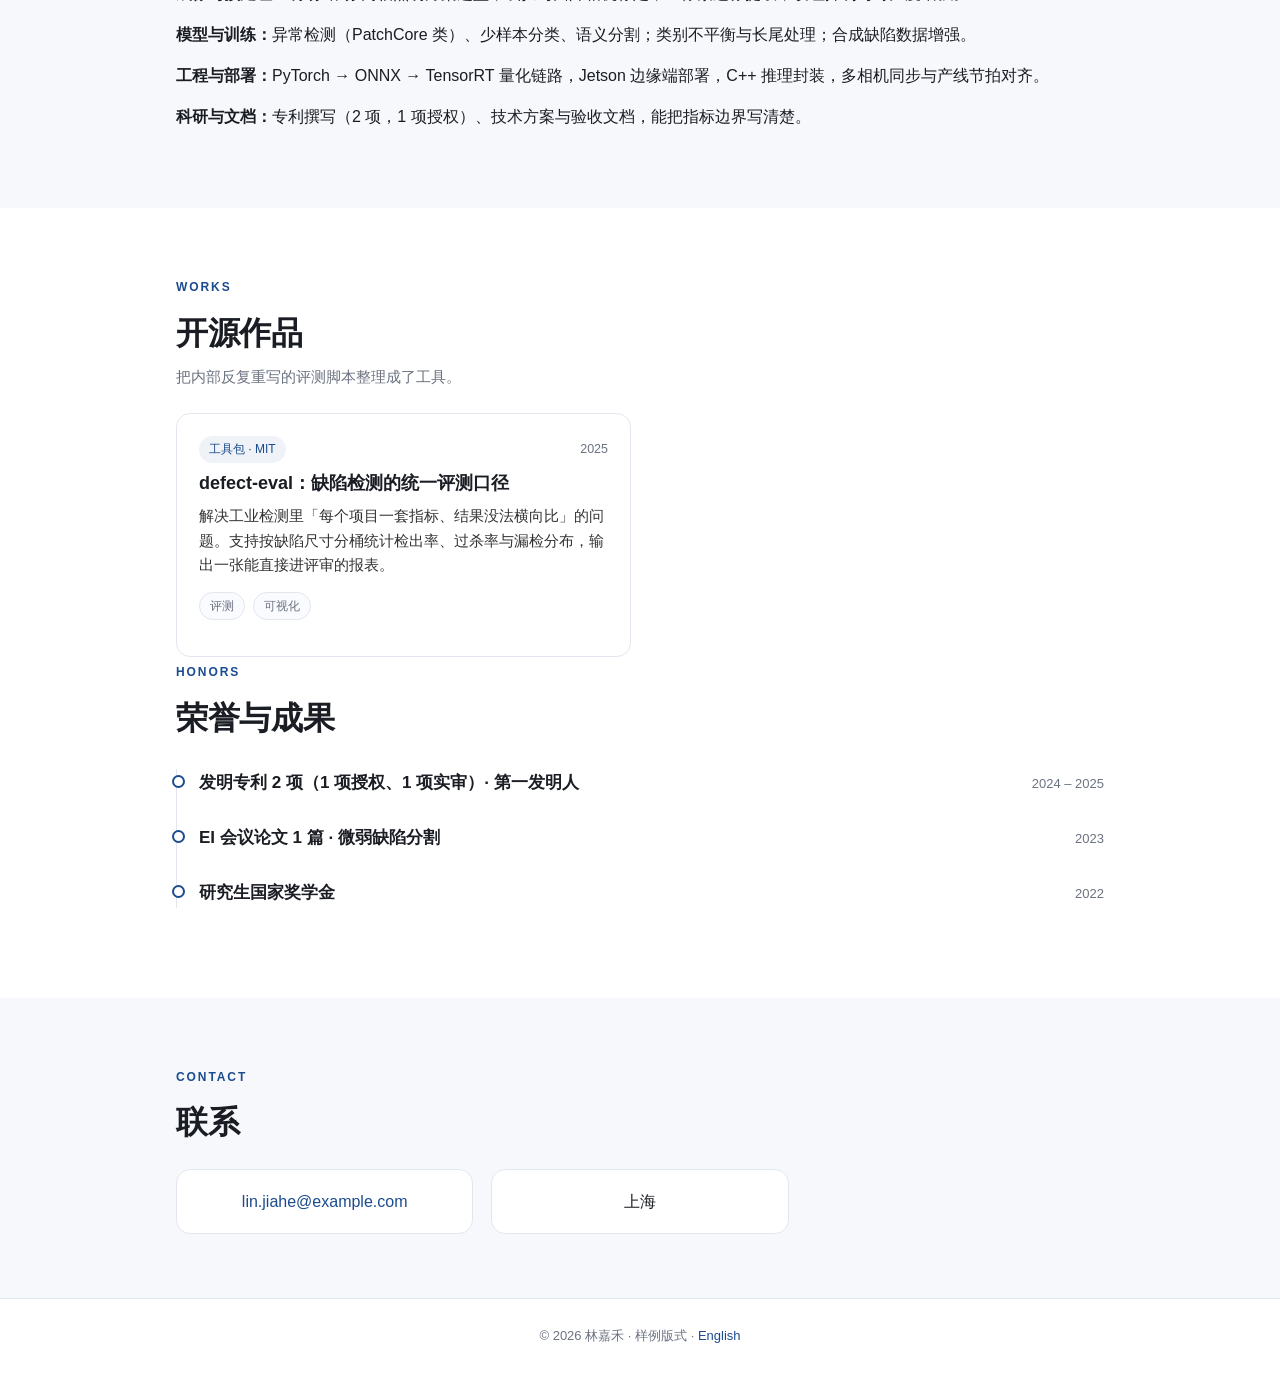
<file: eng/index.html>
<!DOCTYPE html>
<html lang="zh-CN">
<head>
<meta charset="UTF-8">
<meta name="viewport" content="width=device-width, initial-scale=1">
<title>林嘉禾 · 视觉算法工程师</title>
<meta name="description" content="工业视觉算法工程师，做表面缺陷检测的成像、模型与产线部署，做过晶圆与电池极片两条产线。">
<meta name="author" content="林嘉禾">
<meta name="robots" content="noindex, nofollow">
<meta property="og:title" content="林嘉禾 · 视觉算法工程师">
<meta property="og:type" content="profile">
<link rel="icon" type="image/png" sizes="32x32" href="assets/img/avatar-32.png">
<link rel="apple-touch-icon" href="assets/img/avatar-180.png">
<link rel="stylesheet" href="assets/css/style.css">
</head>
<body>
<nav class="nav"><div class="nav__inner"><a class="nav__brand" href="#top">林嘉禾</a>
<div class="nav__links">
<a href="#about">关于</a><a href="#experience">经历</a><a href="#projects">项目</a>
<a href="#education">教育</a><a href="#skills">技能</a><a href="#works">作品</a><a href="#contact">联系</a>
</div></div></nav>
<main id="top">
<section class="hero"><div class="wrap hero__inner"><div>
<p class="hero__eyebrow">视觉算法 · 表面缺陷检测 · 产线部署</p>
<h1 class="hero__name">林嘉禾<small>Lin Jiahe</small></h1>
<p class="hero__role">从事工业表面缺陷检测三年，工作覆盖成像方案设计至产线部署。主要方法是将检测失效归因到成像、标注、模型三个环节分别处理，直至整条链路满足产线节拍。</p>
<ul class="hero__meta"><li>上海</li><li>上海交通大学 · 硕士</li><li>29 岁 · 男</li></ul>
<div class="hero__cta"><a class="btn btn--primary" href="assets/resume.pdf" target="_blank" rel="noopener">下载 PDF 简历</a>
<a class="btn btn--ghost" href="mailto:lin.jiahe@example.com">lin.jiahe@example.com</a></div>
</div><div class="hero__avatar"><img src="assets/img/avatar.jpg" alt="林嘉禾" width="520" height="689"></div>
</div></section>

<section class="section section--alt" id="about"><div class="wrap">
<div class="section__head reveal"><span class="section__kicker">About</span><h2 class="section__title">关于我</h2></div>
<div class="about"><div class="about__text reveal"><p>工业缺陷检测的难点多数不在模型。缺陷样本稀缺、类别分布长尾，缺陷与正常纹理的灰度差常只有数个灰阶；来料批次变化后，既有阈值随之失效。我在晶圆与电池极片两条产线上均遇到该问题。</p><p>处理方式是把问题分段：以成像提高缺陷与纹理的区分度，以小样本策略降低标注依赖，最后按产线节拍完成量化与部署。任一段不达标，最终指标即无法提升，因此不单独优化单一环节的数字。</p></div>
<aside class="facts reveal"><dl><div class="facts__row"><dt>研究方向</dt><dd>工业表面缺陷检测</dd></div><div class="facts__row"><dt>现任</dt><dd>恒远新能源 · 高级视觉算法工程师</dd></div><div class="facts__row"><dt>学历</dt><dd>硕士 · 2023 届</dd></div><div class="facts__row"><dt>常驻城市</dt><dd>上海</dd></div><div class="facts__row"><dt>科研成果</dt><dd>专利 2 项 · 论文 1 篇</dd></div><div class="facts__row"><dt>语言</dt><dd>中文 / 英文（读写）</dd></div></dl></aside></div>
<div class="stats reveal"><div class="stat"><span class="stat__num">98.6%</span><span class="stat__label">晶圆缺陷检测准确率</span></div><div class="stat"><span class="stat__num">0.8%</span><span class="stat__label">过杀率，原 3.1%</span></div><div class="stat"><span class="stat__num">18 ms</span><span class="stat__label">单张推理，Orin 边缘端</span></div><div class="stat"><span class="stat__num">2 条</span><span class="stat__label">已上线产线</span></div></div>
</div></section>

<section class="section" id="experience"><div class="wrap">
<div class="section__head reveal"><span class="section__kicker">Experience</span><h2 class="section__title">工作经历</h2></div>
<ol class="timeline reveal"><li class="tl-item"><div class="tl-head"><div><h3 class="tl-title">高级视觉算法工程师</h3><div class="tl-org">恒远新能源科技（电池制造）</div></div><span class="tl-date">2025.04 – 至今</span></div><div class="tl-body"><ul><li>负责极片涂布与焊缝两段在线检测，缺陷最小可检尺寸 <strong>0.15 mm</strong>，漏检率 <strong>0.3%</strong>，适配 <strong>60 m/min</strong> 产线节拍。</li><li>主导 4K 线扫成像方案选型与打光调试，把缺陷与背景的对比度从 4 个灰度级提到 <strong>21 个灰度级</strong>，模型输入的信噪比明显改善。</li><li>把产线回流的可疑样本自动接进标注池，模型按月迭代，每轮标注量从 3000 张降到 <strong>600 张</strong>。</li></ul></div></li><li class="tl-item"><div class="tl-head"><div><h3 class="tl-title">视觉算法工程师</h3><div class="tl-org">维芯半导体设备（晶圆检测设备）</div></div><span class="tl-date">2023.03 – 2025.03</span></div><div class="tl-body"><ul><li>交付晶圆表面缺陷在线检测系统，覆盖 <strong>8 类</strong>缺陷，检测准确率 <strong>98.6%</strong>，过杀率从 <strong>3.1% 降到 0.8%</strong>。</li><li>模型经 TensorRT 量化后单张推理 <strong>18 ms</strong>，在 Jetson AGX Orin 上稳定运行，替代原来的人工复检工位。</li><li>设计小样本冷启动方案，新料号只需 <strong>200 张</strong>标注即可上线，客户换线周期从两周压到 <strong>3 天</strong>。</li></ul></div><div class="tl-sub"><div class="tl-sub__head"><span class="tl-sub__role">算法实习生（同期）</span><span class="tl-date">2022.07 – 2023.02</span></div><div class="tl-body"><ul><li>完成缺陷分类基线 pipeline，交付内部评测脚本，成为后续所有模型的统一评测口径。</li></ul></div></div></li></ol>
</div></section>

<section class="section section--alt" id="projects"><div class="wrap">
<div class="section__head reveal"><span class="section__kicker">Projects</span><h2 class="section__title">项目经历</h2></div>
<div class="projects"><article class="card card--wide reveal"><div class="card__top"><span class="tag">工业检测 · 已上线</span><span class="card__date">2023 – 2025</span></div><h3 class="card__title">晶圆表面缺陷在线检测：把过杀率压到 1% 以下</h3><p class="card__desc">晶圆表面的划伤、颗粒、残胶在人眼看来差别很小，传统阈值方法在新批次上频繁误报，产线每天要人工复检两千片。做法是把检测拆成「候选区域召回 + 精细分类」两级，召回用无监督异常检测保证不漏，分类用少样本微调压过杀，最后按产线节拍量化部署。</p><div class="card__stack"><span class="chip">PyTorch</span><span class="chip">异常检测</span><span class="chip">TensorRT</span><span class="chip">Orin</span></div><div class="card__links"><a href="#honors">相关专利</a></div></article><article class="card reveal"><div class="card__top"><span class="tag">工业检测</span><span class="card__date">2025 – 至今</span></div><h3 class="card__title">电池极片涂布缺陷检测</h3><p class="card__desc">4K 线扫下 0.15 mm 的暗斑只占十来个像素，且与涂布纹理高度重叠。改用多尺度条带切分 + 纹理抑制预处理，漏检率做到 0.3%，满足 60 m/min 节拍。</p><div class="card__stack"><span class="chip">线扫成像</span><span class="chip">多尺度</span><span class="chip">C++ 部署</span></div></article><article class="card reveal"><div class="card__top"><span class="tag">方法 · 内部工具</span><span class="card__date">2024</span></div><h3 class="card__title">小样本冷启动：200 张标注上线一个新料号</h3><p class="card__desc">新料号缺陷样本往往只有几十张。用合成缺陷 + 主动学习采样，把上线所需标注量压到 200 张，换线周期从两周降到 3 天，标注成本下降约 70%。</p><div class="card__stack"><span class="chip">主动学习</span><span class="chip">缺陷合成</span><span class="chip">少样本</span></div></article></div>
</div></section>

<section class="section" id="education"><div class="wrap">
<div class="section__head reveal"><span class="section__kicker">Education</span><h2 class="section__title">教育背景</h2></div>
<ol class="timeline reveal"><li class="tl-item"><div class="tl-head"><div><h3 class="tl-title">上海交通大学</h3><div class="tl-org">控制科学与工程 · 硕士（电子信息与电气工程学院）</div></div><span class="tl-date">2020.09 – 2023.03</span></div><div class="tl-body"><ul><li>研究方向：工业图像中的微弱缺陷检测与少样本学习。</li><li>成果：国家奖学金 1 次；EI 会议论文 1 篇；参与国家自然科学基金面上项目 1 项。</li></ul></div></li><li class="tl-item"><div class="tl-head"><div><h3 class="tl-title">大连理工大学</h3><div class="tl-org">机械工程 · 本科（机械工程学院）</div></div><span class="tl-date">2016.09 – 2020.06</span></div><div class="tl-body"><ul><li>主修机器视觉、机械设计、控制工程基础；毕业设计为基于结构光的表面形貌测量。</li></ul></div></li></ol>
</div></section>

<section class="section section--alt" id="skills"><div class="wrap">
<div class="section__head reveal"><span class="section__kicker">Skills</span><h2 class="section__title">专业能力</h2></div>
<div class="about__text reveal"><p><strong>成像与预处理：</strong>明场/暗场/同轴照明方案选型，线扫与面阵相机标定，亚像素边缘提取，纹理抑制与对比度增强。</p><p><strong>模型与训练：</strong>异常检测（PatchCore 类）、少样本分类、语义分割；类别不平衡与长尾处理；合成缺陷数据增强。</p><p><strong>工程与部署：</strong>PyTorch → ONNX → TensorRT 量化链路，Jetson 边缘端部署，C++ 推理封装，多相机同步与产线节拍对齐。</p><p><strong>科研与文档：</strong>专利撰写（2 项，1 项授权）、技术方案与验收文档，能把指标边界写清楚。</p></div>
</div></section>

<section class="section" id="works"><div class="wrap">
<div class="section__head reveal"><span class="section__kicker">Works</span><h2 class="section__title">开源作品</h2>
<p class="section__desc">把内部反复重写的评测脚本整理成了工具。</p></div>
<div class="projects"><article class="card reveal"><div class="card__top"><span class="tag">工具包 · MIT</span><span class="card__date">2025</span></div><h3 class="card__title">defect-eval：缺陷检测的统一评测口径</h3><p class="card__desc">解决工业检测里「每个项目一套指标、结果没法横向比」的问题。支持按缺陷尺寸分桶统计检出率、过杀率与漏检分布，输出一张能直接进评审的报表。</p><div class="card__stack"><span class="chip">评测</span><span class="chip">可视化</span></div></article></div>
<div class="section__head reveal"><span class="section__kicker">Honors</span><h2 class="section__title">荣誉与成果</h2></div>
<ol class="timeline reveal"><li class="tl-item"><div class="tl-head"><div><h3 class="tl-title">发明专利 2 项（1 项授权、1 项实审）· 第一发明人</h3></div><span class="tl-date">2024 – 2025</span></div></li><li class="tl-item"><div class="tl-head"><div><h3 class="tl-title">EI 会议论文 1 篇 · 微弱缺陷分割</h3></div><span class="tl-date">2023</span></div></li><li class="tl-item"><div class="tl-head"><div><h3 class="tl-title">研究生国家奖学金</h3></div><span class="tl-date">2022</span></div></li></ol>
</div></section>

<section class="section section--alt" id="contact"><div class="wrap">
<div class="section__head reveal"><span class="section__kicker">Contact</span><h2 class="section__title">联系</h2></div>
<div class="contact-grid reveal"><div class="contact-card"><a href="mailto:lin.jiahe@example.com">lin.jiahe@example.com</a></div><div class="contact-card">上海</div></div>
</div></section>
</main>
<footer class="footer"><div class="wrap">© 2026 林嘉禾 · 样例版式 · <a href="en/">English</a></div></footer>
<script src="assets/js/main.js"></script>
</body>
</html>
</file>
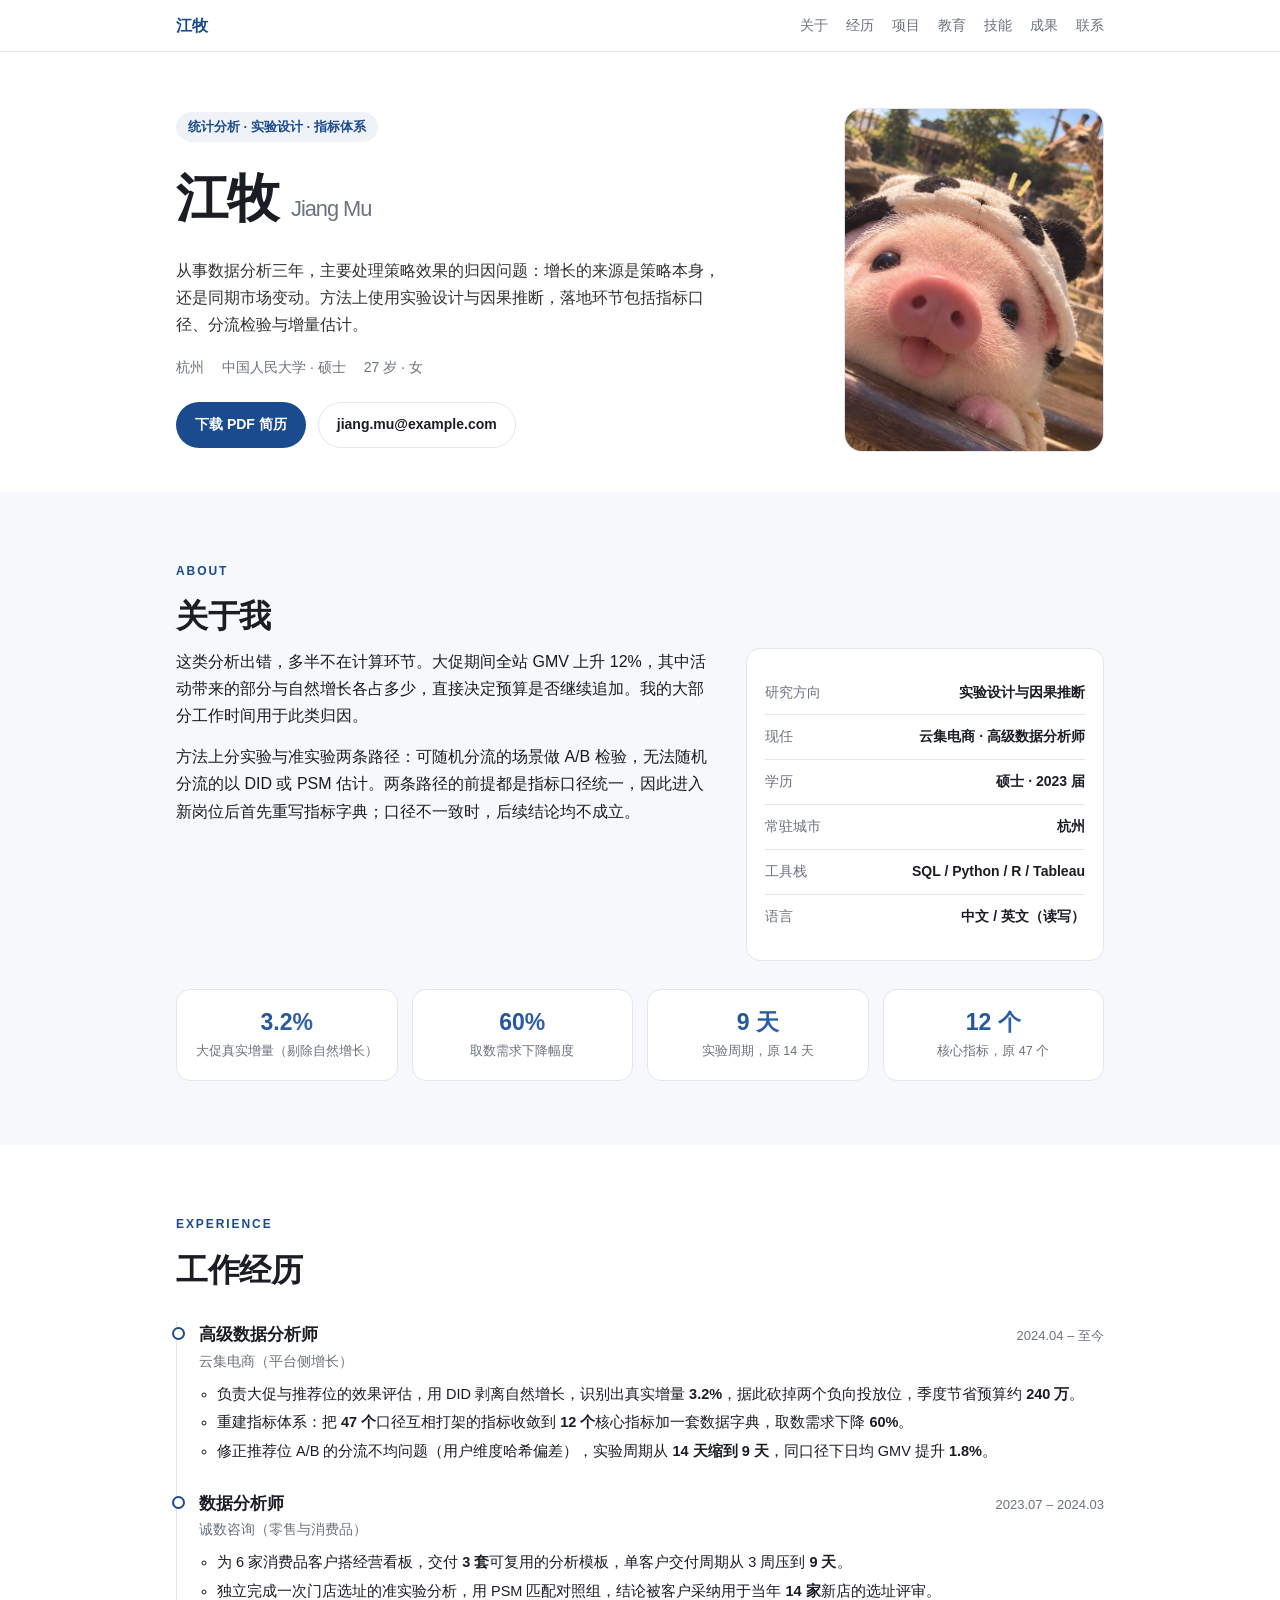
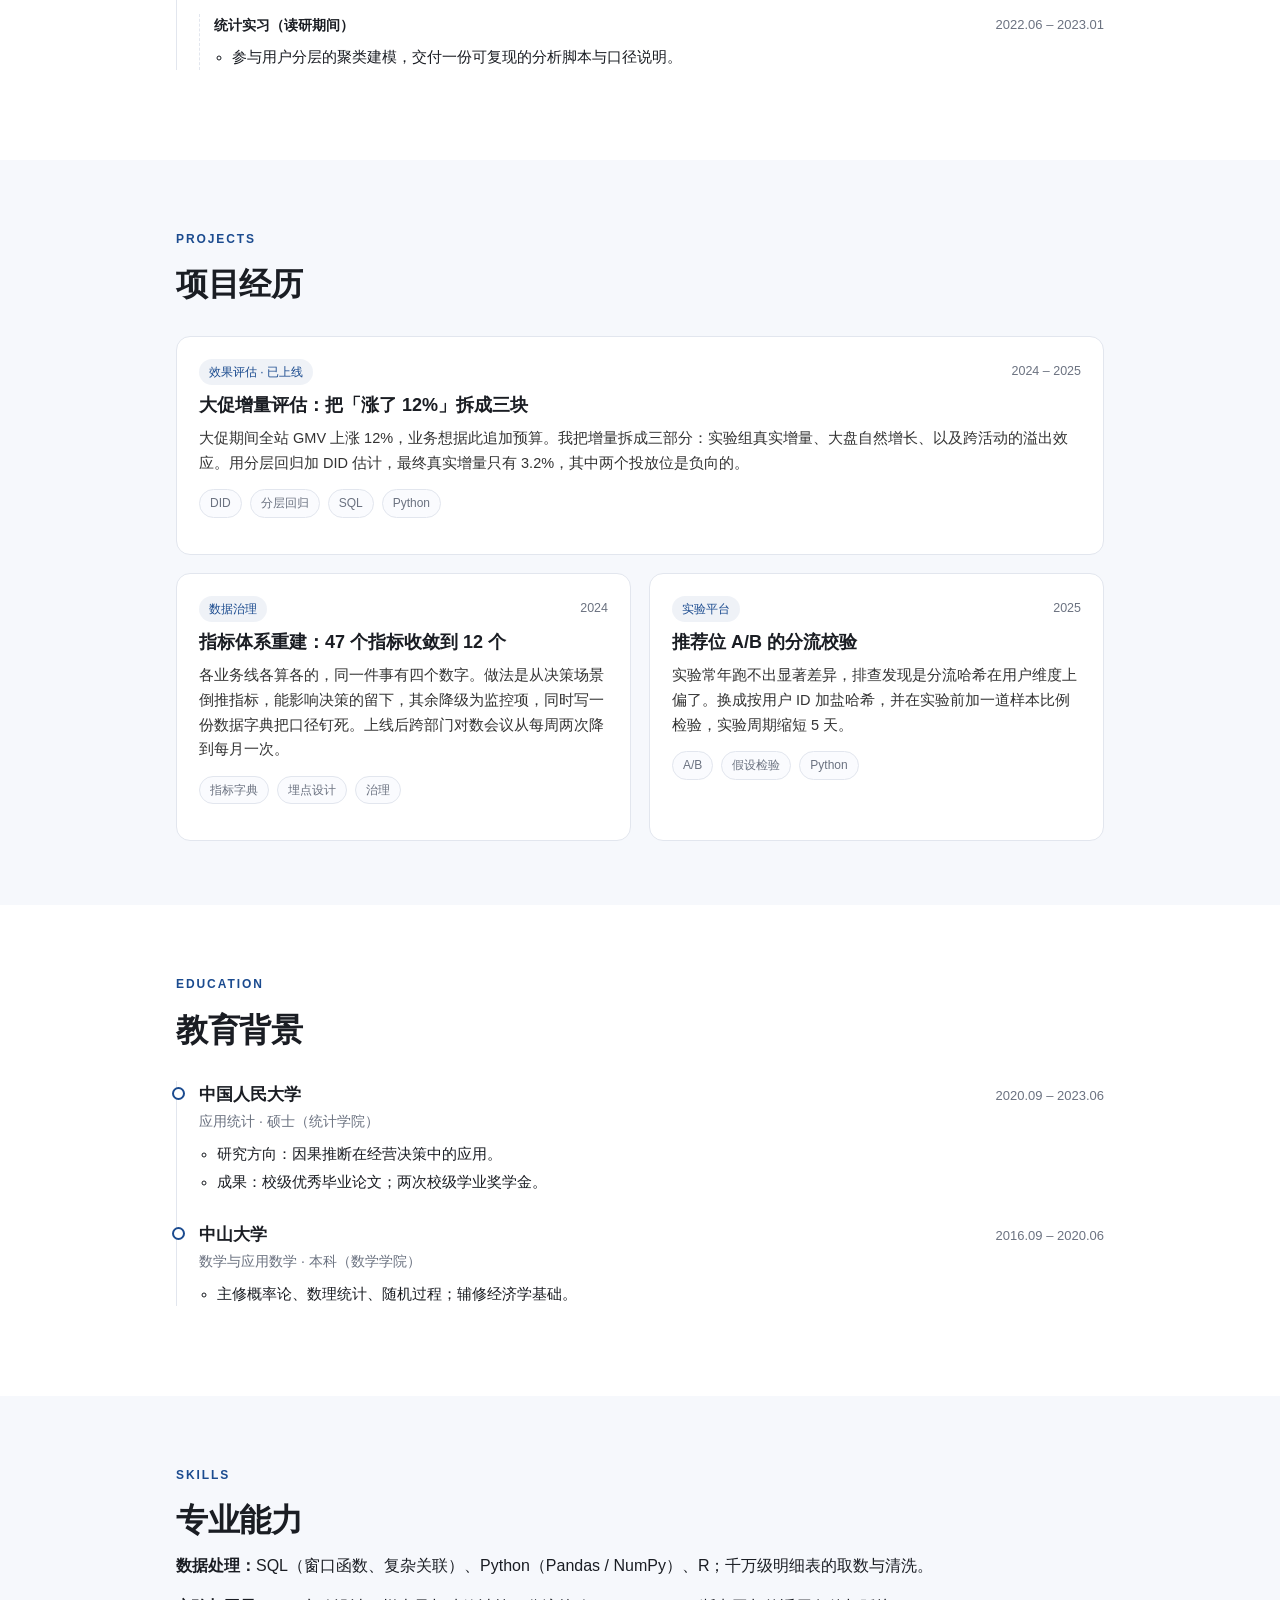
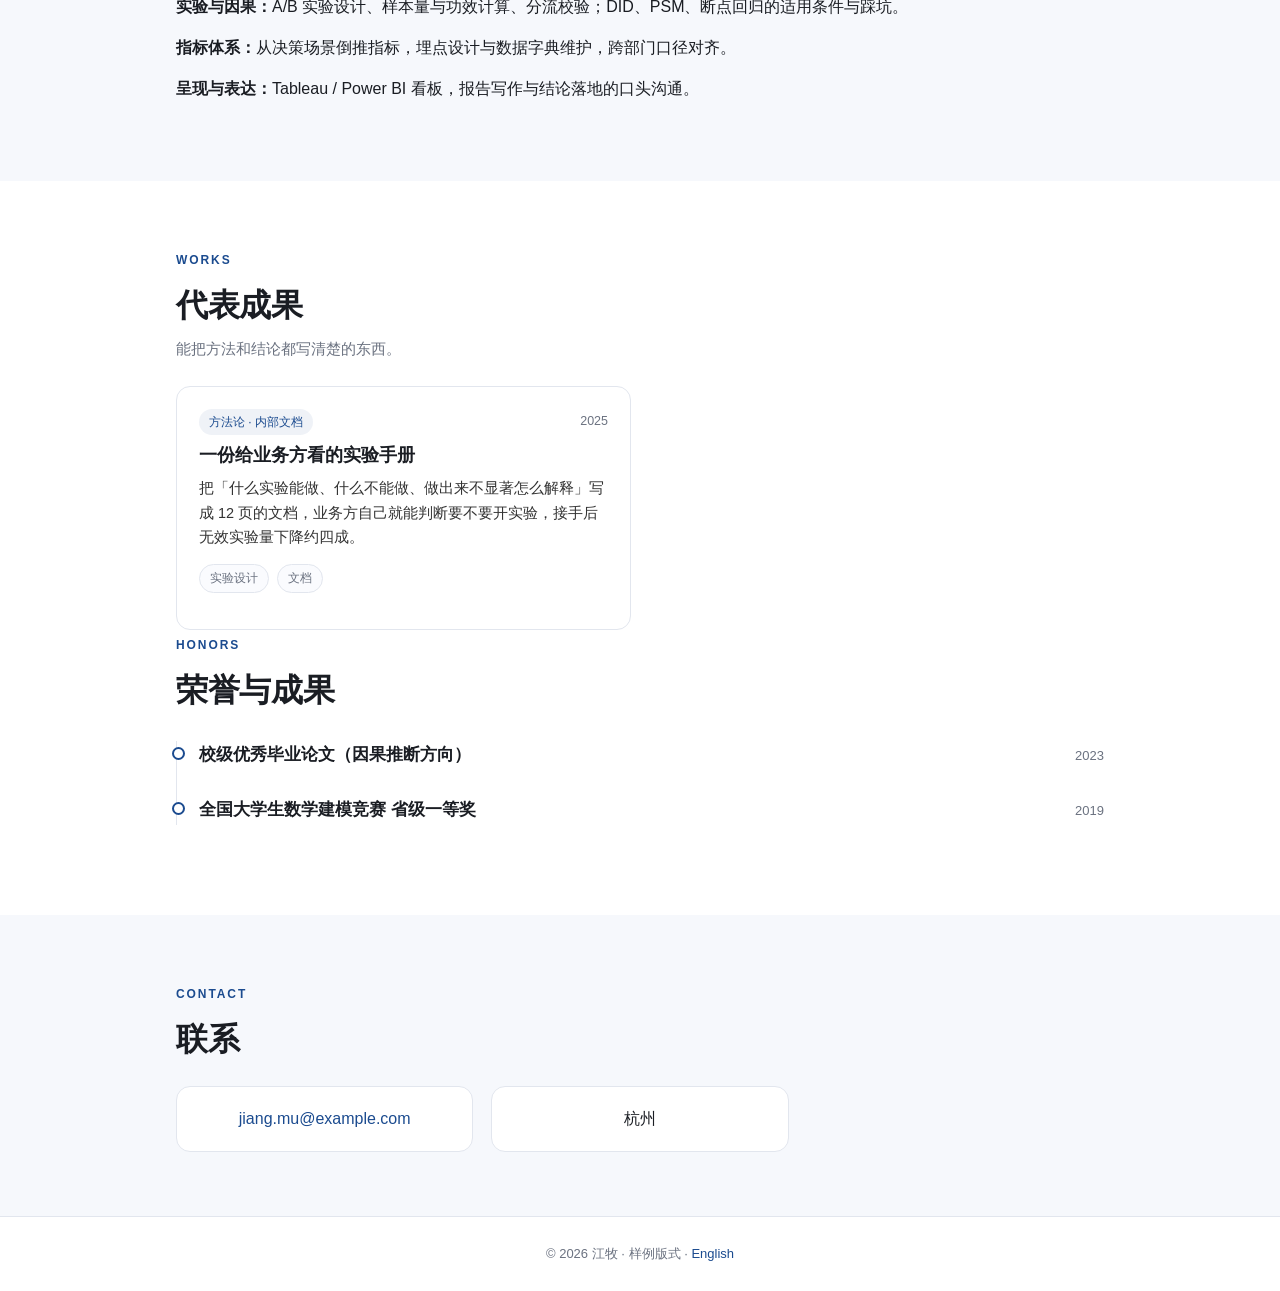
<file: sci/index.html>
<!DOCTYPE html>
<html lang="zh-CN">
<head>
<meta charset="UTF-8">
<meta name="viewport" content="width=device-width, initial-scale=1">
<title>江牧 · 数据分析师</title>
<meta name="description" content="应用统计硕士，电商数据分析师。做 A/B 实验设计、增量评估与指标体系重建，把「数据好看」和「业务真的变了」区分开。">
<meta name="author" content="江牧">
<meta name="robots" content="noindex, nofollow">
<meta property="og:title" content="江牧 · 数据分析师">
<meta property="og:type" content="profile">
<link rel="icon" type="image/png" sizes="32x32" href="assets/img/avatar-32.png">
<link rel="apple-touch-icon" href="assets/img/avatar-180.png">
<link rel="stylesheet" href="assets/css/style.css">
</head>
<body>
<nav class="nav"><div class="nav__inner"><a class="nav__brand" href="#top">江牧</a>
<div class="nav__links">
<a href="#about">关于</a><a href="#experience">经历</a><a href="#projects">项目</a>
<a href="#education">教育</a><a href="#skills">技能</a><a href="#works">成果</a><a href="#contact">联系</a>
</div></div></nav>
<main id="top">
<section class="hero"><div class="wrap hero__inner"><div>
<p class="hero__eyebrow">统计分析 · 实验设计 · 指标体系</p>
<h1 class="hero__name">江牧<small>Jiang Mu</small></h1>
<p class="hero__role">从事数据分析三年，主要处理策略效果的归因问题：增长的来源是策略本身，还是同期市场变动。方法上使用实验设计与因果推断，落地环节包括指标口径、分流检验与增量估计。</p>
<ul class="hero__meta"><li>杭州</li><li>中国人民大学 · 硕士</li><li>27 岁 · 女</li></ul>
<div class="hero__cta"><a class="btn btn--primary" href="assets/resume.pdf" target="_blank" rel="noopener">下载 PDF 简历</a>
<a class="btn btn--ghost" href="mailto:jiang.mu@example.com">jiang.mu@example.com</a></div>
</div><div class="hero__avatar"><img src="assets/img/avatar.jpg" alt="江牧" width="520" height="689"></div>
</div></section>

<section class="section section--alt" id="about"><div class="wrap">
<div class="section__head reveal"><span class="section__kicker">About</span><h2 class="section__title">关于我</h2></div>
<div class="about"><div class="about__text reveal"><p>这类分析出错，多半不在计算环节。大促期间全站 GMV 上升 12%，其中活动带来的部分与自然增长各占多少，直接决定预算是否继续追加。我的大部分工作时间用于此类归因。</p><p>方法上分实验与准实验两条路径：可随机分流的场景做 A/B 检验，无法随机分流的以 DID 或 PSM 估计。两条路径的前提都是指标口径统一，因此进入新岗位后首先重写指标字典；口径不一致时，后续结论均不成立。</p></div>
<aside class="facts reveal"><dl><div class="facts__row"><dt>研究方向</dt><dd>实验设计与因果推断</dd></div><div class="facts__row"><dt>现任</dt><dd>云集电商 · 高级数据分析师</dd></div><div class="facts__row"><dt>学历</dt><dd>硕士 · 2023 届</dd></div><div class="facts__row"><dt>常驻城市</dt><dd>杭州</dd></div><div class="facts__row"><dt>工具栈</dt><dd>SQL / Python / R / Tableau</dd></div><div class="facts__row"><dt>语言</dt><dd>中文 / 英文（读写）</dd></div></dl></aside></div>
<div class="stats reveal"><div class="stat"><span class="stat__num">3.2%</span><span class="stat__label">大促真实增量（剔除自然增长）</span></div><div class="stat"><span class="stat__num">60%</span><span class="stat__label">取数需求下降幅度</span></div><div class="stat"><span class="stat__num">9 天</span><span class="stat__label">实验周期，原 14 天</span></div><div class="stat"><span class="stat__num">12 个</span><span class="stat__label">核心指标，原 47 个</span></div></div>
</div></section>

<section class="section" id="experience"><div class="wrap">
<div class="section__head reveal"><span class="section__kicker">Experience</span><h2 class="section__title">工作经历</h2></div>
<ol class="timeline reveal"><li class="tl-item"><div class="tl-head"><div><h3 class="tl-title">高级数据分析师</h3><div class="tl-org">云集电商（平台侧增长）</div></div><span class="tl-date">2024.04 – 至今</span></div><div class="tl-body"><ul><li>负责大促与推荐位的效果评估，用 DID 剥离自然增长，识别出真实增量 <strong>3.2%</strong>，据此砍掉两个负向投放位，季度节省预算约 <strong>240 万</strong>。</li><li>重建指标体系：把 <strong>47 个</strong>口径互相打架的指标收敛到 <strong>12 个</strong>核心指标加一套数据字典，取数需求下降 <strong>60%</strong>。</li><li>修正推荐位 A/B 的分流不均问题（用户维度哈希偏差），实验周期从 <strong>14 天缩到 9 天</strong>，同口径下日均 GMV 提升 <strong>1.8%</strong>。</li></ul></div></li><li class="tl-item"><div class="tl-head"><div><h3 class="tl-title">数据分析师</h3><div class="tl-org">诚数咨询（零售与消费品）</div></div><span class="tl-date">2023.07 – 2024.03</span></div><div class="tl-body"><ul><li>为 6 家消费品客户搭经营看板，交付 <strong>3 套</strong>可复用的分析模板，单客户交付周期从 3 周压到 <strong>9 天</strong>。</li><li>独立完成一次门店选址的准实验分析，用 PSM 匹配对照组，结论被客户采纳用于当年 <strong>14 家</strong>新店的选址评审。</li></ul></div><div class="tl-sub"><div class="tl-sub__head"><span class="tl-sub__role">统计实习（读研期间）</span><span class="tl-date">2022.06 – 2023.01</span></div><div class="tl-body"><ul><li>参与用户分层的聚类建模，交付一份可复现的分析脚本与口径说明。</li></ul></div></div></li></ol>
</div></section>

<section class="section section--alt" id="projects"><div class="wrap">
<div class="section__head reveal"><span class="section__kicker">Projects</span><h2 class="section__title">项目经历</h2></div>
<div class="projects"><article class="card card--wide reveal"><div class="card__top"><span class="tag">效果评估 · 已上线</span><span class="card__date">2024 – 2025</span></div><h3 class="card__title">大促增量评估：把「涨了 12%」拆成三块</h3><p class="card__desc">大促期间全站 GMV 上涨 12%，业务想据此追加预算。我把增量拆成三部分：实验组真实增量、大盘自然增长、以及跨活动的溢出效应。用分层回归加 DID 估计，最终真实增量只有 3.2%，其中两个投放位是负向的。</p><div class="card__stack"><span class="chip">DID</span><span class="chip">分层回归</span><span class="chip">SQL</span><span class="chip">Python</span></div></article><article class="card reveal"><div class="card__top"><span class="tag">数据治理</span><span class="card__date">2024</span></div><h3 class="card__title">指标体系重建：47 个指标收敛到 12 个</h3><p class="card__desc">各业务线各算各的，同一件事有四个数字。做法是从决策场景倒推指标，能影响决策的留下，其余降级为监控项，同时写一份数据字典把口径钉死。上线后跨部门对数会议从每周两次降到每月一次。</p><div class="card__stack"><span class="chip">指标字典</span><span class="chip">埋点设计</span><span class="chip">治理</span></div></article><article class="card reveal"><div class="card__top"><span class="tag">实验平台</span><span class="card__date">2025</span></div><h3 class="card__title">推荐位 A/B 的分流校验</h3><p class="card__desc">实验常年跑不出显著差异，排查发现是分流哈希在用户维度上偏了。换成按用户 ID 加盐哈希，并在实验前加一道样本比例检验，实验周期缩短 5 天。</p><div class="card__stack"><span class="chip">A/B</span><span class="chip">假设检验</span><span class="chip">Python</span></div></article></div>
</div></section>

<section class="section" id="education"><div class="wrap">
<div class="section__head reveal"><span class="section__kicker">Education</span><h2 class="section__title">教育背景</h2></div>
<ol class="timeline reveal"><li class="tl-item"><div class="tl-head"><div><h3 class="tl-title">中国人民大学</h3><div class="tl-org">应用统计 · 硕士（统计学院）</div></div><span class="tl-date">2020.09 – 2023.06</span></div><div class="tl-body"><ul><li>研究方向：因果推断在经营决策中的应用。</li><li>成果：校级优秀毕业论文；两次校级学业奖学金。</li></ul></div></li><li class="tl-item"><div class="tl-head"><div><h3 class="tl-title">中山大学</h3><div class="tl-org">数学与应用数学 · 本科（数学学院）</div></div><span class="tl-date">2016.09 – 2020.06</span></div><div class="tl-body"><ul><li>主修概率论、数理统计、随机过程；辅修经济学基础。</li></ul></div></li></ol>
</div></section>

<section class="section section--alt" id="skills"><div class="wrap">
<div class="section__head reveal"><span class="section__kicker">Skills</span><h2 class="section__title">专业能力</h2></div>
<div class="about__text reveal"><p><strong>数据处理：</strong>SQL（窗口函数、复杂关联）、Python（Pandas / NumPy）、R；千万级明细表的取数与清洗。</p><p><strong>实验与因果：</strong>A/B 实验设计、样本量与功效计算、分流校验；DID、PSM、断点回归的适用条件与踩坑。</p><p><strong>指标体系：</strong>从决策场景倒推指标，埋点设计与数据字典维护，跨部门口径对齐。</p><p><strong>呈现与表达：</strong>Tableau / Power BI 看板，报告写作与结论落地的口头沟通。</p></div>
</div></section>

<section class="section" id="works"><div class="wrap">
<div class="section__head reveal"><span class="section__kicker">Works</span><h2 class="section__title">代表成果</h2>
<p class="section__desc">能把方法和结论都写清楚的东西。</p></div>
<div class="projects"><article class="card reveal"><div class="card__top"><span class="tag">方法论 · 内部文档</span><span class="card__date">2025</span></div><h3 class="card__title">一份给业务方看的实验手册</h3><p class="card__desc">把「什么实验能做、什么不能做、做出来不显著怎么解释」写成 12 页的文档，业务方自己就能判断要不要开实验，接手后无效实验量下降约四成。</p><div class="card__stack"><span class="chip">实验设计</span><span class="chip">文档</span></div></article></div>
<div class="section__head reveal"><span class="section__kicker">Honors</span><h2 class="section__title">荣誉与成果</h2></div>
<ol class="timeline reveal"><li class="tl-item"><div class="tl-head"><div><h3 class="tl-title">校级优秀毕业论文（因果推断方向）</h3></div><span class="tl-date">2023</span></div></li><li class="tl-item"><div class="tl-head"><div><h3 class="tl-title">全国大学生数学建模竞赛 省级一等奖</h3></div><span class="tl-date">2019</span></div></li></ol>
</div></section>

<section class="section section--alt" id="contact"><div class="wrap">
<div class="section__head reveal"><span class="section__kicker">Contact</span><h2 class="section__title">联系</h2></div>
<div class="contact-grid reveal"><div class="contact-card"><a href="mailto:jiang.mu@example.com">jiang.mu@example.com</a></div><div class="contact-card">杭州</div></div>
</div></section>
</main>
<footer class="footer"><div class="wrap">© 2026 江牧 · 样例版式 · <a href="en/">English</a></div></footer>
<script src="assets/js/main.js"></script>
</body>
</html>
</file>
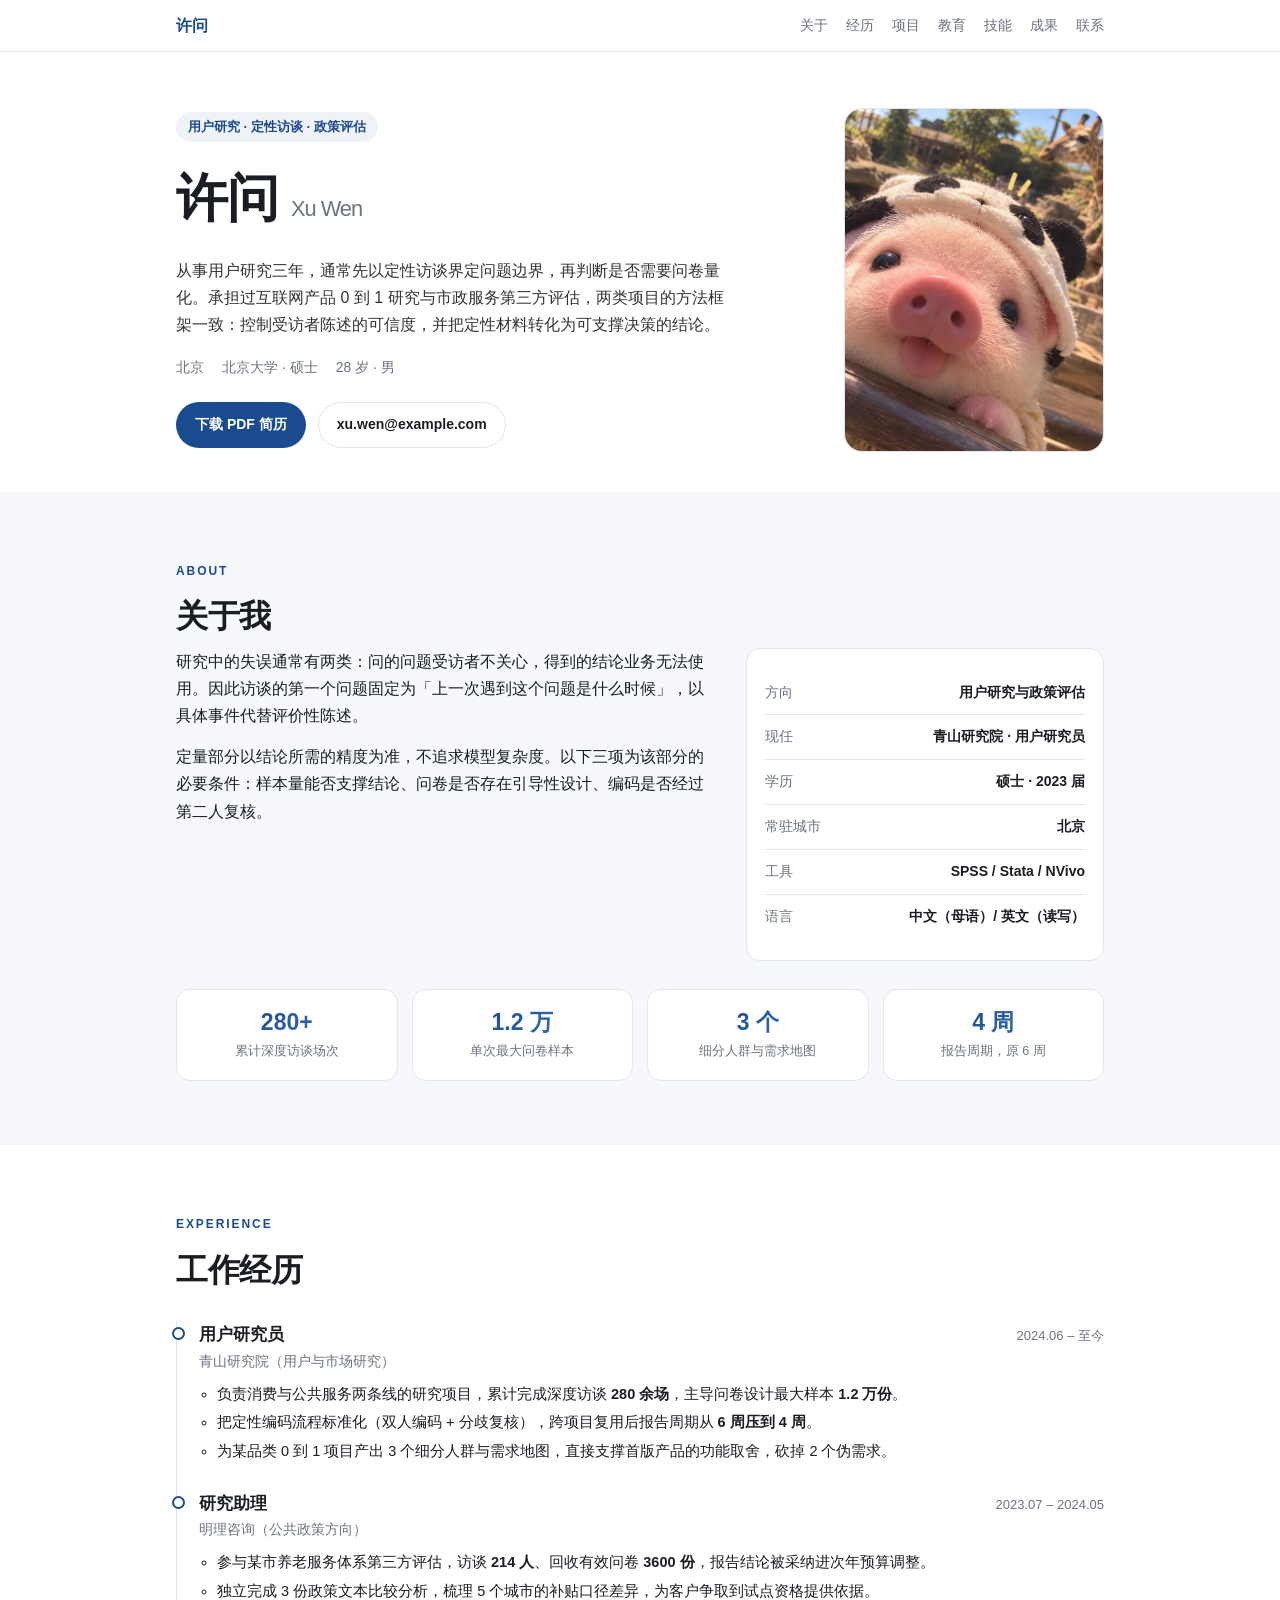
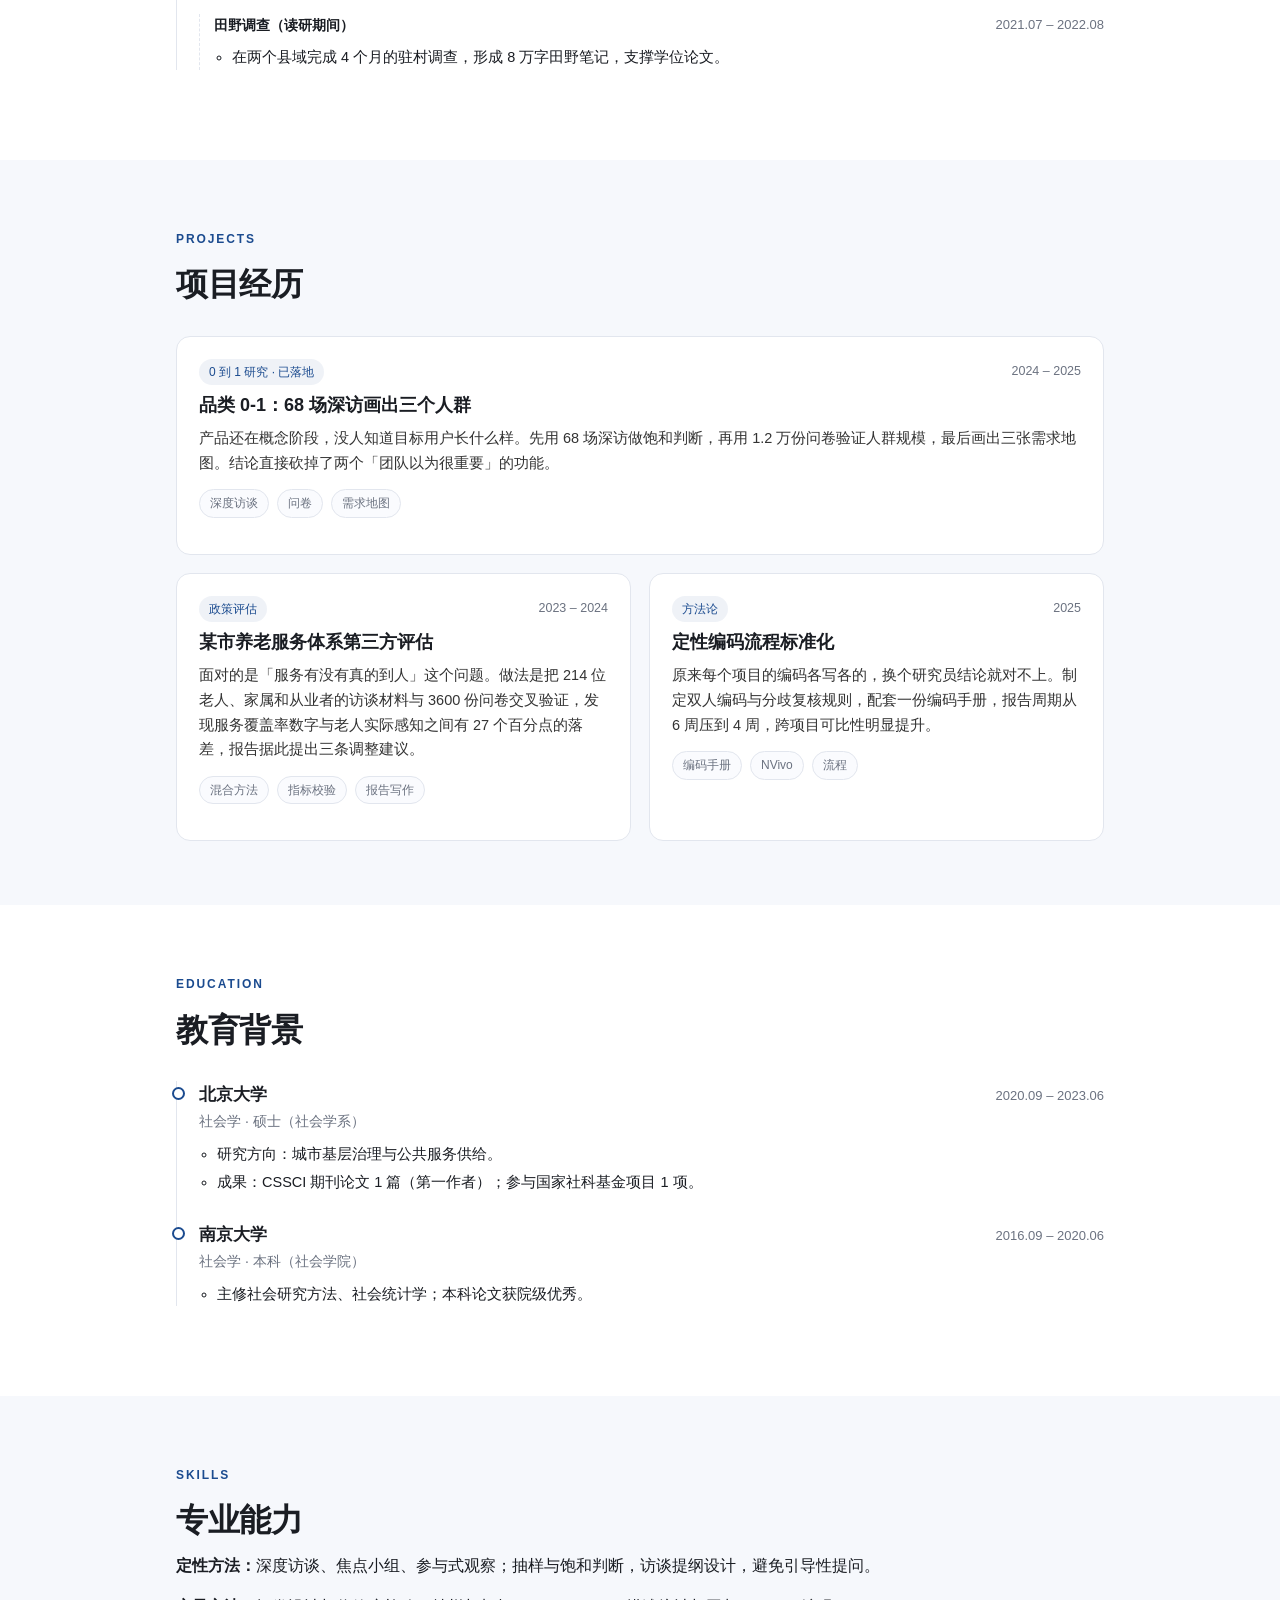
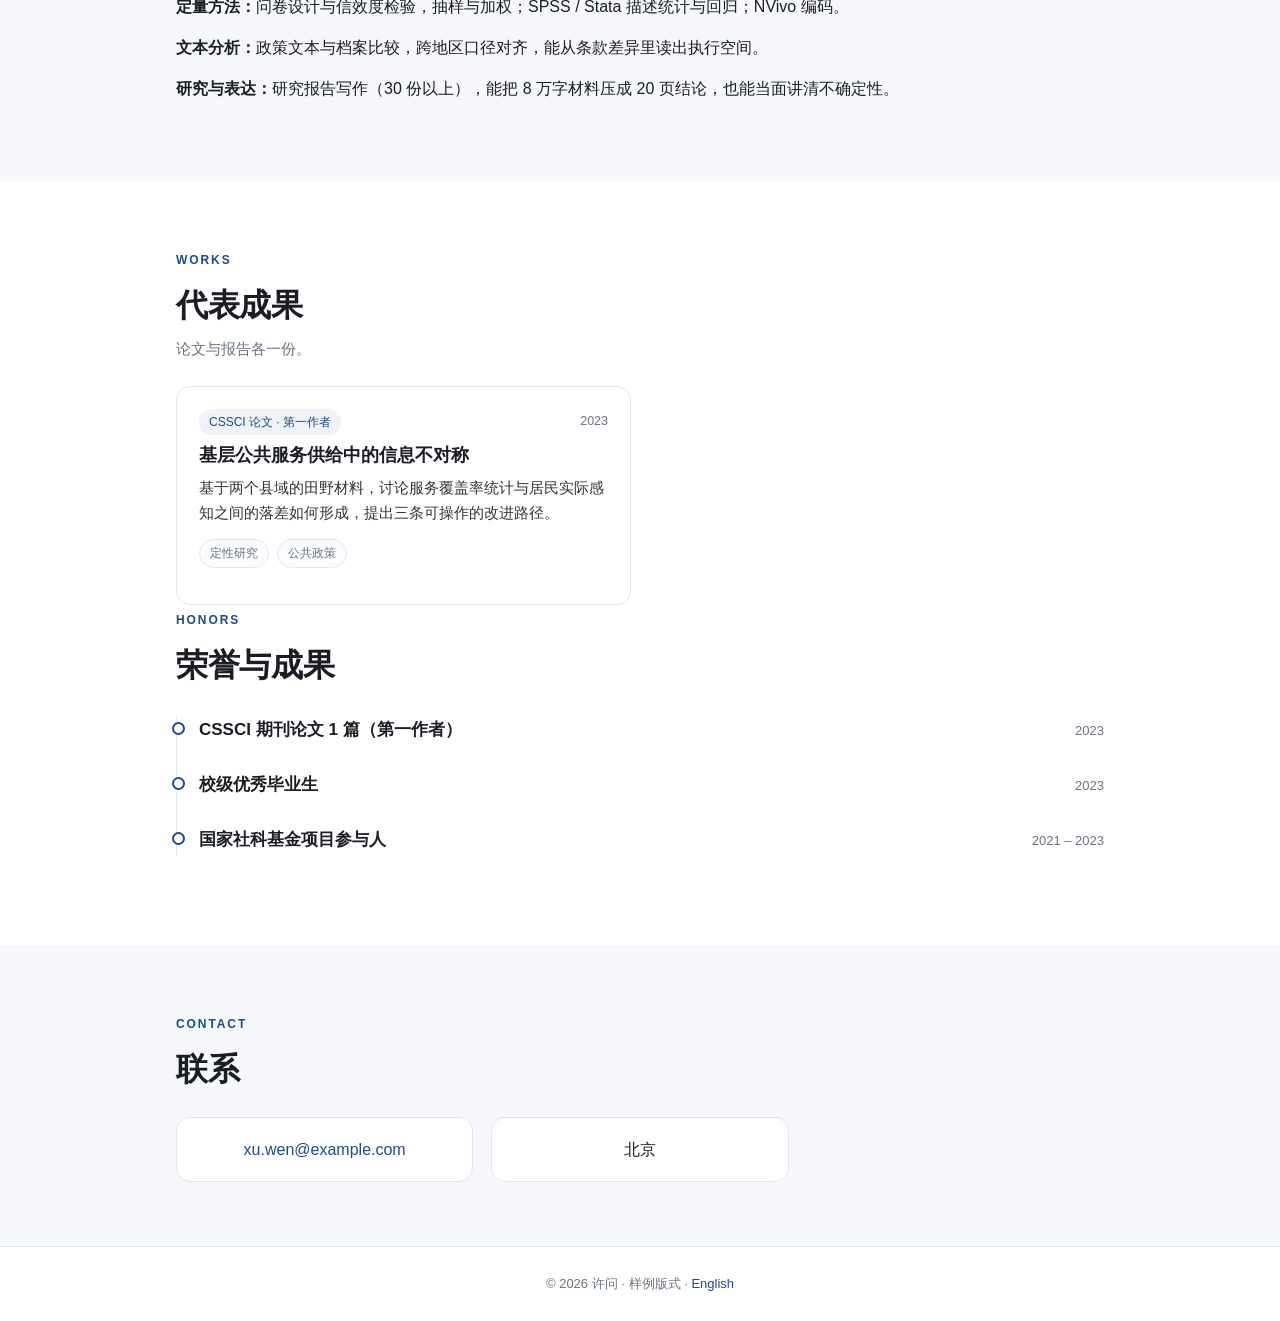
<file: soc/index.html>
<!DOCTYPE html>
<html lang="zh-CN">
<head>
<meta charset="UTF-8">
<meta name="viewport" content="width=device-width, initial-scale=1">
<title>许问 · 用户研究员</title>
<meta name="description" content="社会学硕士，用户研究员。做过 200+ 场深度访谈、1.2 万份问卷与市级政策评估，擅长把定性材料变成能支撑决策的结论。">
<meta name="author" content="许问">
<meta name="robots" content="noindex, nofollow">
<meta property="og:title" content="许问 · 用户研究员">
<meta property="og:type" content="profile">
<link rel="icon" type="image/png" sizes="32x32" href="assets/img/avatar-32.png">
<link rel="apple-touch-icon" href="assets/img/avatar-180.png">
<link rel="stylesheet" href="assets/css/style.css">
</head>
<body>
<nav class="nav"><div class="nav__inner"><a class="nav__brand" href="#top">许问</a>
<div class="nav__links">
<a href="#about">关于</a><a href="#experience">经历</a><a href="#projects">项目</a>
<a href="#education">教育</a><a href="#skills">技能</a><a href="#works">成果</a><a href="#contact">联系</a>
</div></div></nav>
<main id="top">
<section class="hero"><div class="wrap hero__inner"><div>
<p class="hero__eyebrow">用户研究 · 定性访谈 · 政策评估</p>
<h1 class="hero__name">许问<small>Xu Wen</small></h1>
<p class="hero__role">从事用户研究三年，通常先以定性访谈界定问题边界，再判断是否需要问卷量化。承担过互联网产品 0 到 1 研究与市政服务第三方评估，两类项目的方法框架一致：控制受访者陈述的可信度，并把定性材料转化为可支撑决策的结论。</p>
<ul class="hero__meta"><li>北京</li><li>北京大学 · 硕士</li><li>28 岁 · 男</li></ul>
<div class="hero__cta"><a class="btn btn--primary" href="assets/resume.pdf" target="_blank" rel="noopener">下载 PDF 简历</a>
<a class="btn btn--ghost" href="mailto:xu.wen@example.com">xu.wen@example.com</a></div>
</div><div class="hero__avatar"><img src="assets/img/avatar.jpg" alt="许问" width="520" height="689"></div>
</div></section>

<section class="section section--alt" id="about"><div class="wrap">
<div class="section__head reveal"><span class="section__kicker">About</span><h2 class="section__title">关于我</h2></div>
<div class="about"><div class="about__text reveal"><p>研究中的失误通常有两类：问的问题受访者不关心，得到的结论业务无法使用。因此访谈的第一个问题固定为「上一次遇到这个问题是什么时候」，以具体事件代替评价性陈述。</p><p>定量部分以结论所需的精度为准，不追求模型复杂度。以下三项为该部分的必要条件：样本量能否支撑结论、问卷是否存在引导性设计、编码是否经过第二人复核。</p></div>
<aside class="facts reveal"><dl><div class="facts__row"><dt>方向</dt><dd>用户研究与政策评估</dd></div><div class="facts__row"><dt>现任</dt><dd>青山研究院 · 用户研究员</dd></div><div class="facts__row"><dt>学历</dt><dd>硕士 · 2023 届</dd></div><div class="facts__row"><dt>常驻城市</dt><dd>北京</dd></div><div class="facts__row"><dt>工具</dt><dd>SPSS / Stata / NVivo</dd></div><div class="facts__row"><dt>语言</dt><dd>中文（母语）/ 英文（读写）</dd></div></dl></aside></div>
<div class="stats reveal"><div class="stat"><span class="stat__num">280+</span><span class="stat__label">累计深度访谈场次</span></div><div class="stat"><span class="stat__num">1.2 万</span><span class="stat__label">单次最大问卷样本</span></div><div class="stat"><span class="stat__num">3 个</span><span class="stat__label">细分人群与需求地图</span></div><div class="stat"><span class="stat__num">4 周</span><span class="stat__label">报告周期，原 6 周</span></div></div>
</div></section>

<section class="section" id="experience"><div class="wrap">
<div class="section__head reveal"><span class="section__kicker">Experience</span><h2 class="section__title">工作经历</h2></div>
<ol class="timeline reveal"><li class="tl-item"><div class="tl-head"><div><h3 class="tl-title">用户研究员</h3><div class="tl-org">青山研究院（用户与市场研究）</div></div><span class="tl-date">2024.06 – 至今</span></div><div class="tl-body"><ul><li>负责消费与公共服务两条线的研究项目，累计完成深度访谈 <strong>280 余场</strong>，主导问卷设计最大样本 <strong>1.2 万份</strong>。</li><li>把定性编码流程标准化（双人编码 + 分歧复核），跨项目复用后报告周期从 <strong>6 周压到 4 周</strong>。</li><li>为某品类 0 到 1 项目产出 3 个细分人群与需求地图，直接支撑首版产品的功能取舍，砍掉 2 个伪需求。</li></ul></div></li><li class="tl-item"><div class="tl-head"><div><h3 class="tl-title">研究助理</h3><div class="tl-org">明理咨询（公共政策方向）</div></div><span class="tl-date">2023.07 – 2024.05</span></div><div class="tl-body"><ul><li>参与某市养老服务体系第三方评估，访谈 <strong>214 人</strong>、回收有效问卷 <strong>3600 份</strong>，报告结论被采纳进次年预算调整。</li><li>独立完成 3 份政策文本比较分析，梳理 5 个城市的补贴口径差异，为客户争取到试点资格提供依据。</li></ul></div><div class="tl-sub"><div class="tl-sub__head"><span class="tl-sub__role">田野调查（读研期间）</span><span class="tl-date">2021.07 – 2022.08</span></div><div class="tl-body"><ul><li>在两个县域完成 4 个月的驻村调查，形成 8 万字田野笔记，支撑学位论文。</li></ul></div></div></li></ol>
</div></section>

<section class="section section--alt" id="projects"><div class="wrap">
<div class="section__head reveal"><span class="section__kicker">Projects</span><h2 class="section__title">项目经历</h2></div>
<div class="projects"><article class="card card--wide reveal"><div class="card__top"><span class="tag">0 到 1 研究 · 已落地</span><span class="card__date">2024 – 2025</span></div><h3 class="card__title">品类 0-1：68 场深访画出三个人群</h3><p class="card__desc">产品还在概念阶段，没人知道目标用户长什么样。先用 68 场深访做饱和判断，再用 1.2 万份问卷验证人群规模，最后画出三张需求地图。结论直接砍掉了两个「团队以为很重要」的功能。</p><div class="card__stack"><span class="chip">深度访谈</span><span class="chip">问卷</span><span class="chip">需求地图</span></div></article><article class="card reveal"><div class="card__top"><span class="tag">政策评估</span><span class="card__date">2023 – 2024</span></div><h3 class="card__title">某市养老服务体系第三方评估</h3><p class="card__desc">面对的是「服务有没有真的到人」这个问题。做法是把 214 位老人、家属和从业者的访谈材料与 3600 份问卷交叉验证，发现服务覆盖率数字与老人实际感知之间有 27 个百分点的落差，报告据此提出三条调整建议。</p><div class="card__stack"><span class="chip">混合方法</span><span class="chip">指标校验</span><span class="chip">报告写作</span></div></article><article class="card reveal"><div class="card__top"><span class="tag">方法论</span><span class="card__date">2025</span></div><h3 class="card__title">定性编码流程标准化</h3><p class="card__desc">原来每个项目的编码各写各的，换个研究员结论就对不上。制定双人编码与分歧复核规则，配套一份编码手册，报告周期从 6 周压到 4 周，跨项目可比性明显提升。</p><div class="card__stack"><span class="chip">编码手册</span><span class="chip">NVivo</span><span class="chip">流程</span></div></article></div>
</div></section>

<section class="section" id="education"><div class="wrap">
<div class="section__head reveal"><span class="section__kicker">Education</span><h2 class="section__title">教育背景</h2></div>
<ol class="timeline reveal"><li class="tl-item"><div class="tl-head"><div><h3 class="tl-title">北京大学</h3><div class="tl-org">社会学 · 硕士（社会学系）</div></div><span class="tl-date">2020.09 – 2023.06</span></div><div class="tl-body"><ul><li>研究方向：城市基层治理与公共服务供给。</li><li>成果：CSSCI 期刊论文 1 篇（第一作者）；参与国家社科基金项目 1 项。</li></ul></div></li><li class="tl-item"><div class="tl-head"><div><h3 class="tl-title">南京大学</h3><div class="tl-org">社会学 · 本科（社会学院）</div></div><span class="tl-date">2016.09 – 2020.06</span></div><div class="tl-body"><ul><li>主修社会研究方法、社会统计学；本科论文获院级优秀。</li></ul></div></li></ol>
</div></section>

<section class="section section--alt" id="skills"><div class="wrap">
<div class="section__head reveal"><span class="section__kicker">Skills</span><h2 class="section__title">专业能力</h2></div>
<div class="about__text reveal"><p><strong>定性方法：</strong>深度访谈、焦点小组、参与式观察；抽样与饱和判断，访谈提纲设计，避免引导性提问。</p><p><strong>定量方法：</strong>问卷设计与信效度检验，抽样与加权；SPSS / Stata 描述统计与回归；NVivo 编码。</p><p><strong>文本分析：</strong>政策文本与档案比较，跨地区口径对齐，能从条款差异里读出执行空间。</p><p><strong>研究与表达：</strong>研究报告写作（30 份以上），能把 8 万字材料压成 20 页结论，也能当面讲清不确定性。</p></div>
</div></section>

<section class="section" id="works"><div class="wrap">
<div class="section__head reveal"><span class="section__kicker">Works</span><h2 class="section__title">代表成果</h2>
<p class="section__desc">论文与报告各一份。</p></div>
<div class="projects"><article class="card reveal"><div class="card__top"><span class="tag">CSSCI 论文 · 第一作者</span><span class="card__date">2023</span></div><h3 class="card__title">基层公共服务供给中的信息不对称</h3><p class="card__desc">基于两个县域的田野材料，讨论服务覆盖率统计与居民实际感知之间的落差如何形成，提出三条可操作的改进路径。</p><div class="card__stack"><span class="chip">定性研究</span><span class="chip">公共政策</span></div></article></div>
<div class="section__head reveal"><span class="section__kicker">Honors</span><h2 class="section__title">荣誉与成果</h2></div>
<ol class="timeline reveal"><li class="tl-item"><div class="tl-head"><div><h3 class="tl-title">CSSCI 期刊论文 1 篇（第一作者）</h3></div><span class="tl-date">2023</span></div></li><li class="tl-item"><div class="tl-head"><div><h3 class="tl-title">校级优秀毕业生</h3></div><span class="tl-date">2023</span></div></li><li class="tl-item"><div class="tl-head"><div><h3 class="tl-title">国家社科基金项目参与人</h3></div><span class="tl-date">2021 – 2023</span></div></li></ol>
</div></section>

<section class="section section--alt" id="contact"><div class="wrap">
<div class="section__head reveal"><span class="section__kicker">Contact</span><h2 class="section__title">联系</h2></div>
<div class="contact-grid reveal"><div class="contact-card"><a href="mailto:xu.wen@example.com">xu.wen@example.com</a></div><div class="contact-card">北京</div></div>
</div></section>
</main>
<footer class="footer"><div class="wrap">© 2026 许问 · 样例版式 · <a href="en/">English</a></div></footer>
<script src="assets/js/main.js"></script>
</body>
</html>
</file>
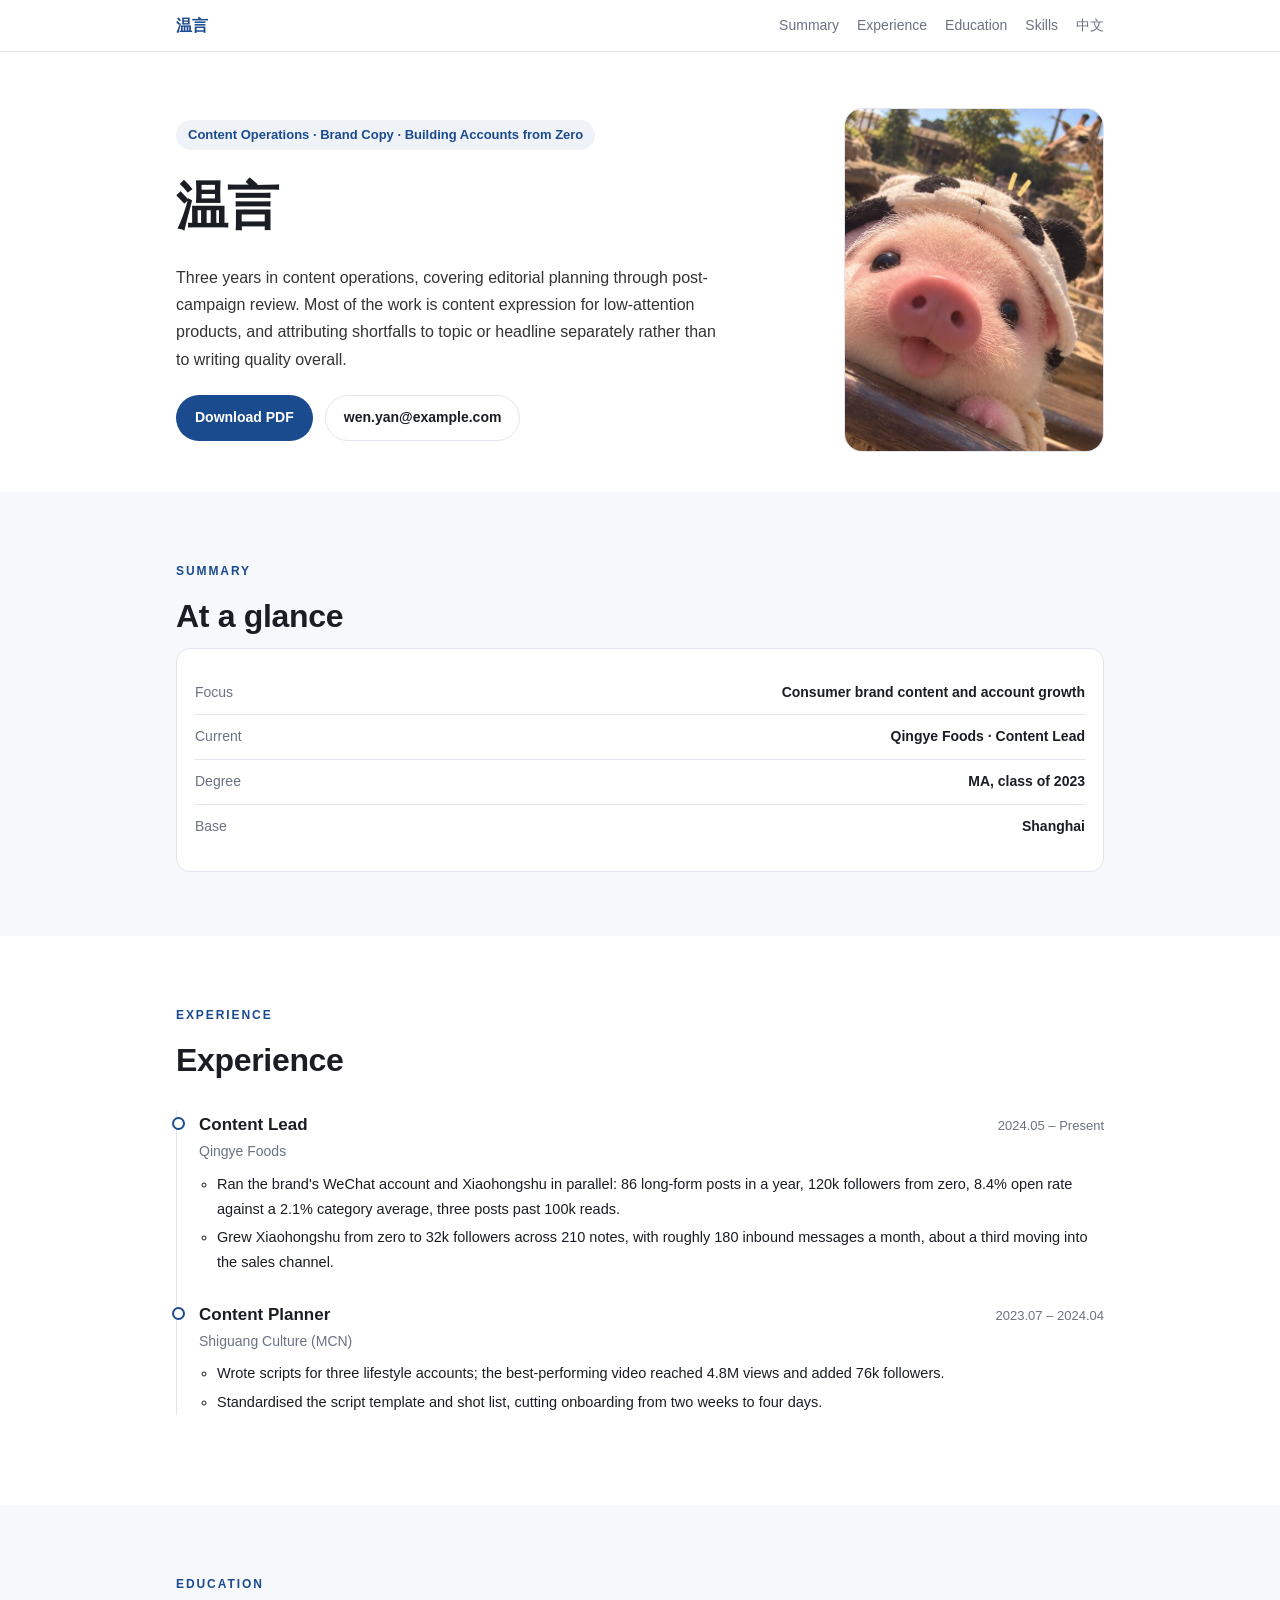
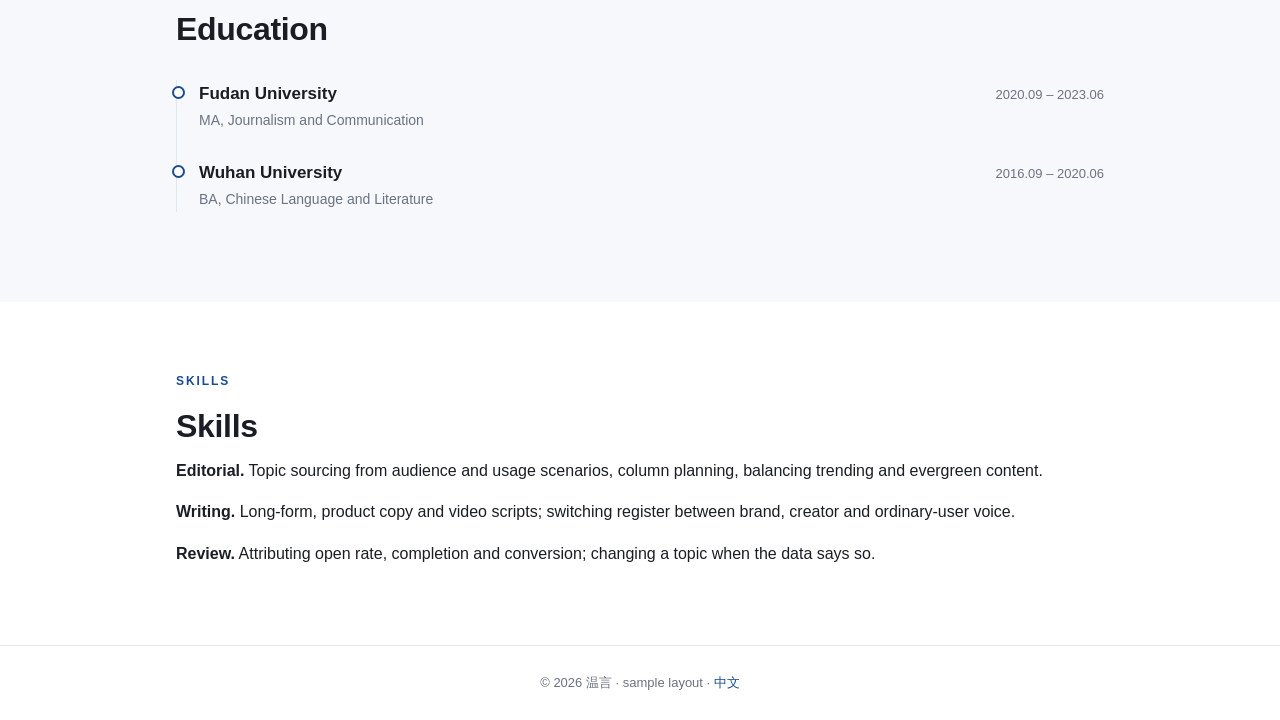
<file: arts/en/index.html>
<!DOCTYPE html>
<html lang="en"><head><meta charset="UTF-8">
<meta name="viewport" content="width=device-width, initial-scale=1">
<title>温言 · Content Operations</title>
<meta name="description" content="Three years in content operations, covering editorial planning through post-campaign review. Most of the work is content expression for low-attention products, and attributing shortfalls to topic or headline separately rather than to writing quality overall.">
<meta name="author" content="温言">
<meta name="robots" content="noindex, nofollow">
<link rel="icon" type="image/png" sizes="32x32" href="../assets/img/avatar-32.png">
<link rel="stylesheet" href="../assets/css/style.css"></head><body>
<nav class="nav"><div class="nav__inner"><a class="nav__brand" href="#top">温言</a>
<div class="nav__links"><a href="#about">Summary</a><a href="#experience">Experience</a>
<a href="#education">Education</a><a href="#skills">Skills</a><a href="../">中文</a></div></div></nav>
<main id="top">
<section class="hero"><div class="wrap hero__inner"><div>
<p class="hero__eyebrow">Content Operations · Brand Copy · Building Accounts from Zero</p>
<h1 class="hero__name">温言</h1>
<p class="hero__role">Three years in content operations, covering editorial planning through post-campaign review. Most of the work is content expression for low-attention products, and attributing shortfalls to topic or headline separately rather than to writing quality overall.</p>
<div class="hero__cta"><a class="btn btn--primary" href="../assets/resume.pdf" target="_blank" rel="noopener">Download PDF</a>
<a class="btn btn--ghost" href="mailto:wen.yan@example.com">wen.yan@example.com</a></div>
</div><div class="hero__avatar"><img src="../assets/img/avatar.jpg" alt="温言" width="520" height="689"></div>
</div></section>

<section class="section section--alt" id="about"><div class="wrap">
<div class="section__head reveal"><span class="section__kicker">Summary</span><h2 class="section__title">At a glance</h2></div>
<aside class="facts reveal"><dl><div class="facts__row"><dt>Focus</dt><dd>Consumer brand content and account growth</dd></div><div class="facts__row"><dt>Current</dt><dd>Qingye Foods · Content Lead</dd></div><div class="facts__row"><dt>Degree</dt><dd>MA, class of 2023</dd></div><div class="facts__row"><dt>Base</dt><dd>Shanghai</dd></div></dl></aside>
</div></section>

<section class="section" id="experience"><div class="wrap">
<div class="section__head reveal"><span class="section__kicker">Experience</span><h2 class="section__title">Experience</h2></div>
<ol class="timeline reveal"><li class="tl-item"><div class="tl-head"><div><h3 class="tl-title">Content Lead</h3><div class="tl-org">Qingye Foods</div></div><span class="tl-date">2024.05 – Present</span></div><div class="tl-body"><ul><li>Ran the brand's WeChat account and Xiaohongshu in parallel: 86 long-form posts in a year, 120k followers from zero, 8.4% open rate against a 2.1% category average, three posts past 100k reads.</li><li>Grew Xiaohongshu from zero to 32k followers across 210 notes, with roughly 180 inbound messages a month, about a third moving into the sales channel.</li></ul></div></li><li class="tl-item"><div class="tl-head"><div><h3 class="tl-title">Content Planner</h3><div class="tl-org">Shiguang Culture (MCN)</div></div><span class="tl-date">2023.07 – 2024.04</span></div><div class="tl-body"><ul><li>Wrote scripts for three lifestyle accounts; the best-performing video reached 4.8M views and added 76k followers.</li><li>Standardised the script template and shot list, cutting onboarding from two weeks to four days.</li></ul></div></li></ol>
</div></section>

<section class="section section--alt" id="education"><div class="wrap">
<div class="section__head reveal"><span class="section__kicker">Education</span><h2 class="section__title">Education</h2></div>
<ol class="timeline reveal"><li class="tl-item"><div class="tl-head"><div><h3 class="tl-title">Fudan University</h3><div class="tl-org">MA, Journalism and Communication</div></div><span class="tl-date">2020.09 – 2023.06</span></div></li><li class="tl-item"><div class="tl-head"><div><h3 class="tl-title">Wuhan University</h3><div class="tl-org">BA, Chinese Language and Literature</div></div><span class="tl-date">2016.09 – 2020.06</span></div></li></ol>
</div></section>

<section class="section" id="skills"><div class="wrap">
<div class="section__head reveal"><span class="section__kicker">Skills</span><h2 class="section__title">Skills</h2></div>
<div class="about__text reveal"><p><strong>Editorial.</strong> Topic sourcing from audience and usage scenarios, column planning, balancing trending and evergreen content.</p><p><strong>Writing.</strong> Long-form, product copy and video scripts; switching register between brand, creator and ordinary-user voice.</p><p><strong>Review.</strong> Attributing open rate, completion and conversion; changing a topic when the data says so.</p></div>
</div></section>
</main>
<footer class="footer"><div class="wrap">© 2026 温言 · sample layout · <a href="../">中文</a></div></footer>
<script src="../assets/js/main.js"></script>
</body></html>
</file>
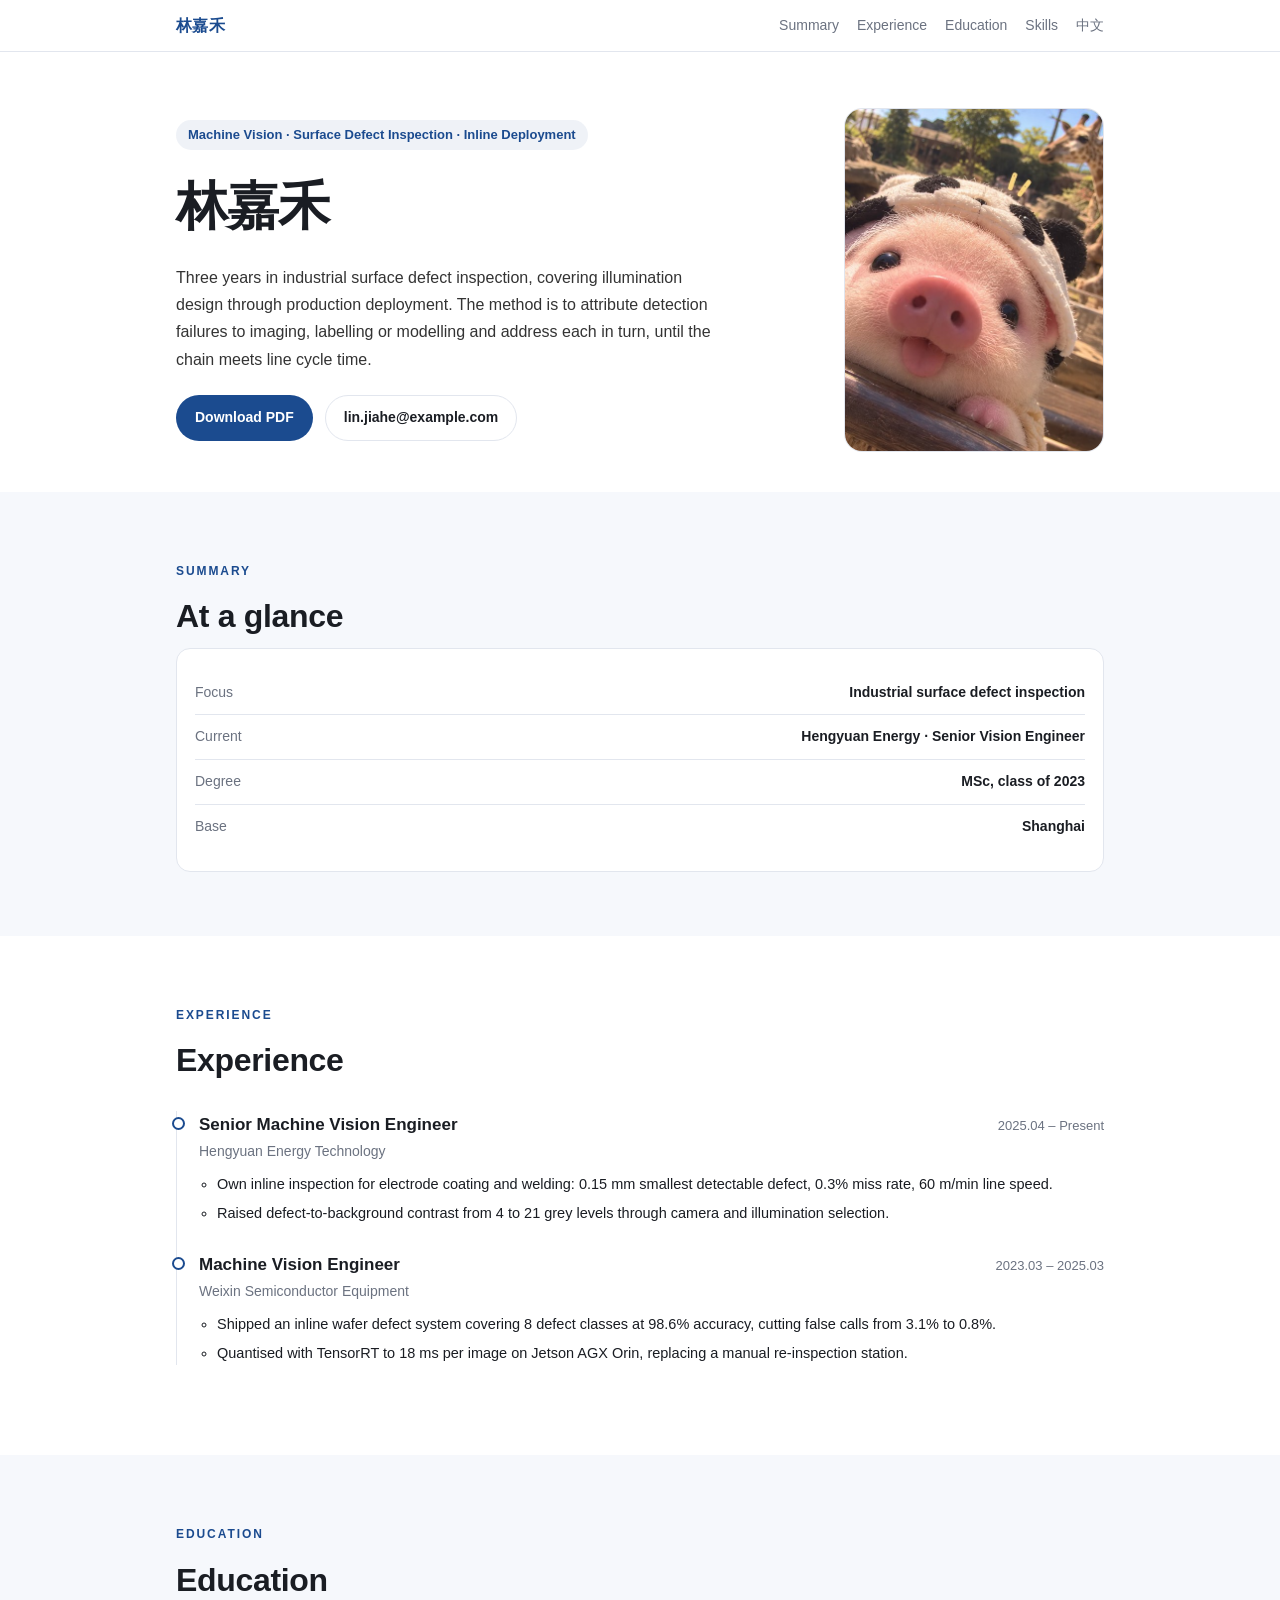
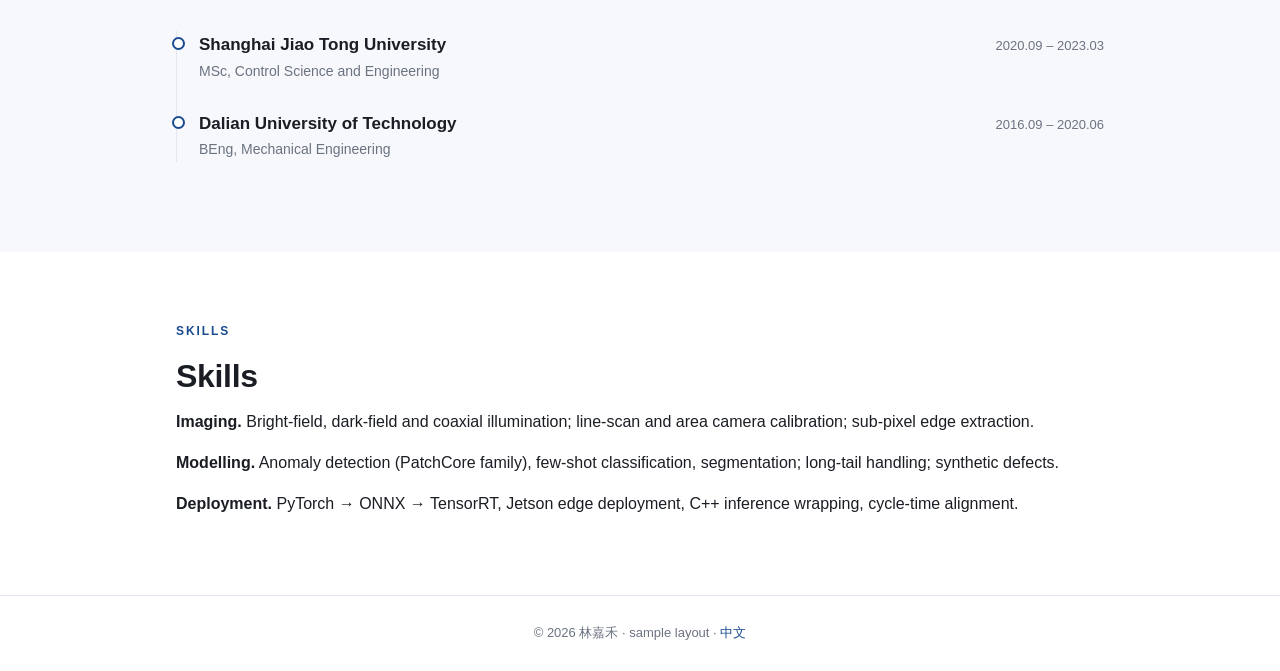
<file: eng/en/index.html>
<!DOCTYPE html>
<html lang="en"><head><meta charset="UTF-8">
<meta name="viewport" content="width=device-width, initial-scale=1">
<title>林嘉禾 · Machine Vision Engineer</title>
<meta name="description" content="Three years in industrial surface defect inspection, covering illumination design through production deployment. The method is to attribute detection failures to imaging, labelling or modelling and address each in turn, until the chain meets line cycle time.">
<meta name="author" content="林嘉禾">
<meta name="robots" content="noindex, nofollow">
<link rel="icon" type="image/png" sizes="32x32" href="../assets/img/avatar-32.png">
<link rel="stylesheet" href="../assets/css/style.css"></head><body>
<nav class="nav"><div class="nav__inner"><a class="nav__brand" href="#top">林嘉禾</a>
<div class="nav__links"><a href="#about">Summary</a><a href="#experience">Experience</a>
<a href="#education">Education</a><a href="#skills">Skills</a><a href="../">中文</a></div></div></nav>
<main id="top">
<section class="hero"><div class="wrap hero__inner"><div>
<p class="hero__eyebrow">Machine Vision · Surface Defect Inspection · Inline Deployment</p>
<h1 class="hero__name">林嘉禾</h1>
<p class="hero__role">Three years in industrial surface defect inspection, covering illumination design through production deployment. The method is to attribute detection failures to imaging, labelling or modelling and address each in turn, until the chain meets line cycle time.</p>
<div class="hero__cta"><a class="btn btn--primary" href="../assets/resume.pdf" target="_blank" rel="noopener">Download PDF</a>
<a class="btn btn--ghost" href="mailto:lin.jiahe@example.com">lin.jiahe@example.com</a></div>
</div><div class="hero__avatar"><img src="../assets/img/avatar.jpg" alt="林嘉禾" width="520" height="689"></div>
</div></section>

<section class="section section--alt" id="about"><div class="wrap">
<div class="section__head reveal"><span class="section__kicker">Summary</span><h2 class="section__title">At a glance</h2></div>
<aside class="facts reveal"><dl><div class="facts__row"><dt>Focus</dt><dd>Industrial surface defect inspection</dd></div><div class="facts__row"><dt>Current</dt><dd>Hengyuan Energy · Senior Vision Engineer</dd></div><div class="facts__row"><dt>Degree</dt><dd>MSc, class of 2023</dd></div><div class="facts__row"><dt>Base</dt><dd>Shanghai</dd></div></dl></aside>
</div></section>

<section class="section" id="experience"><div class="wrap">
<div class="section__head reveal"><span class="section__kicker">Experience</span><h2 class="section__title">Experience</h2></div>
<ol class="timeline reveal"><li class="tl-item"><div class="tl-head"><div><h3 class="tl-title">Senior Machine Vision Engineer</h3><div class="tl-org">Hengyuan Energy Technology</div></div><span class="tl-date">2025.04 – Present</span></div><div class="tl-body"><ul><li>Own inline inspection for electrode coating and welding: 0.15 mm smallest detectable defect, 0.3% miss rate, 60 m/min line speed.</li><li>Raised defect-to-background contrast from 4 to 21 grey levels through camera and illumination selection.</li></ul></div></li><li class="tl-item"><div class="tl-head"><div><h3 class="tl-title">Machine Vision Engineer</h3><div class="tl-org">Weixin Semiconductor Equipment</div></div><span class="tl-date">2023.03 – 2025.03</span></div><div class="tl-body"><ul><li>Shipped an inline wafer defect system covering 8 defect classes at 98.6% accuracy, cutting false calls from 3.1% to 0.8%.</li><li>Quantised with TensorRT to 18 ms per image on Jetson AGX Orin, replacing a manual re-inspection station.</li></ul></div></li></ol>
</div></section>

<section class="section section--alt" id="education"><div class="wrap">
<div class="section__head reveal"><span class="section__kicker">Education</span><h2 class="section__title">Education</h2></div>
<ol class="timeline reveal"><li class="tl-item"><div class="tl-head"><div><h3 class="tl-title">Shanghai Jiao Tong University</h3><div class="tl-org">MSc, Control Science and Engineering</div></div><span class="tl-date">2020.09 – 2023.03</span></div></li><li class="tl-item"><div class="tl-head"><div><h3 class="tl-title">Dalian University of Technology</h3><div class="tl-org">BEng, Mechanical Engineering</div></div><span class="tl-date">2016.09 – 2020.06</span></div></li></ol>
</div></section>

<section class="section" id="skills"><div class="wrap">
<div class="section__head reveal"><span class="section__kicker">Skills</span><h2 class="section__title">Skills</h2></div>
<div class="about__text reveal"><p><strong>Imaging.</strong> Bright-field, dark-field and coaxial illumination; line-scan and area camera calibration; sub-pixel edge extraction.</p><p><strong>Modelling.</strong> Anomaly detection (PatchCore family), few-shot classification, segmentation; long-tail handling; synthetic defects.</p><p><strong>Deployment.</strong> PyTorch → ONNX → TensorRT, Jetson edge deployment, C++ inference wrapping, cycle-time alignment.</p></div>
</div></section>
</main>
<footer class="footer"><div class="wrap">© 2026 林嘉禾 · sample layout · <a href="../">中文</a></div></footer>
<script src="../assets/js/main.js"></script>
</body></html>
</file>
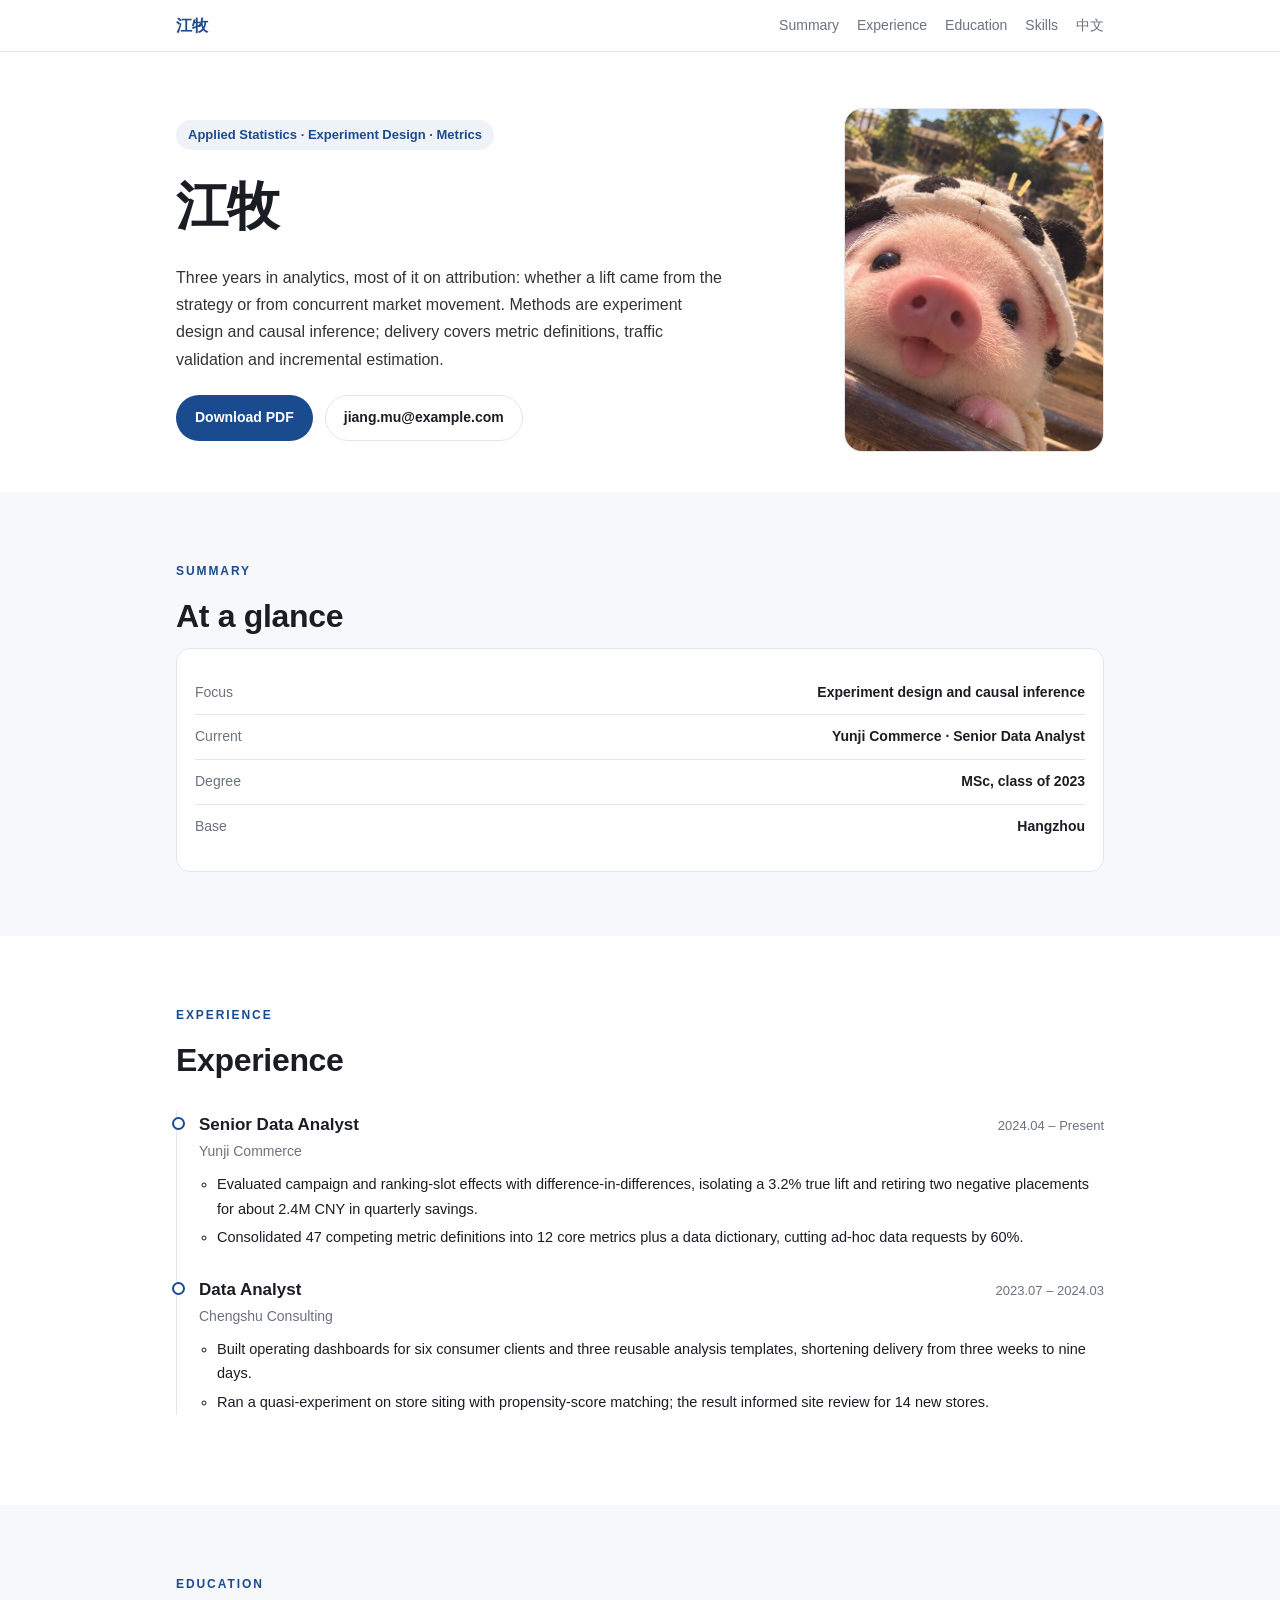
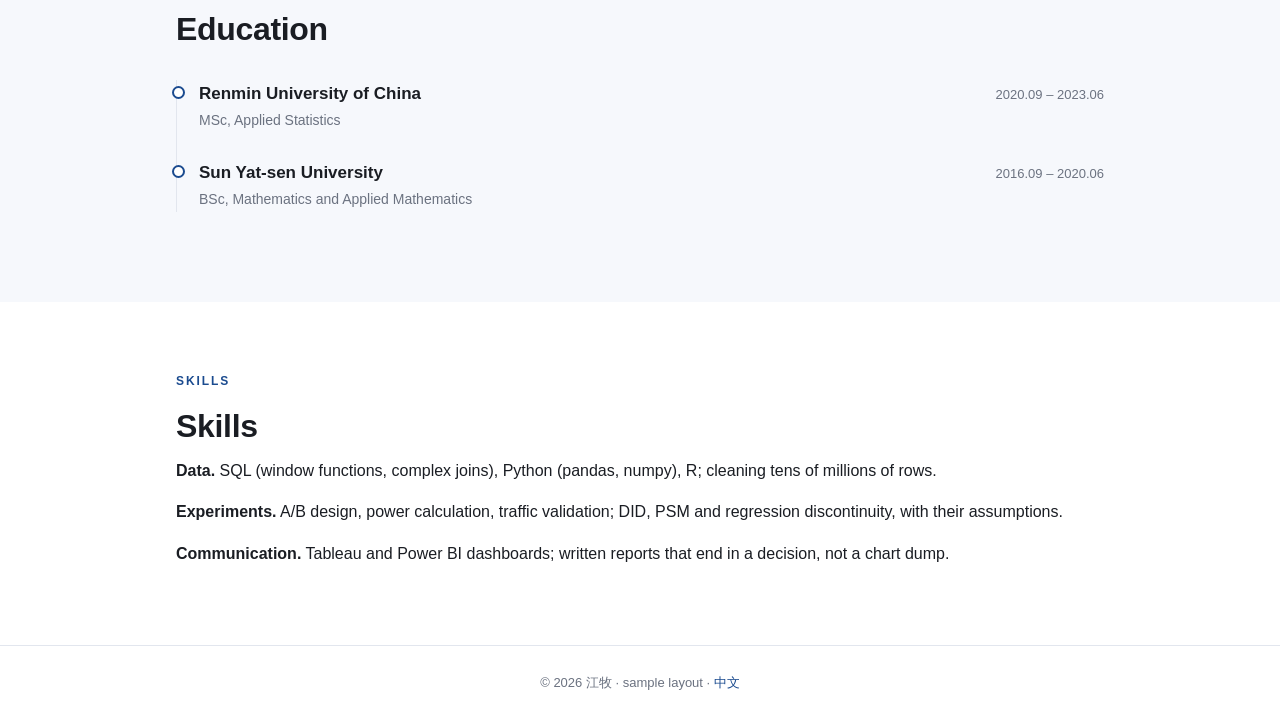
<file: sci/en/index.html>
<!DOCTYPE html>
<html lang="en"><head><meta charset="UTF-8">
<meta name="viewport" content="width=device-width, initial-scale=1">
<title>江牧 · Data Analyst</title>
<meta name="description" content="Three years in analytics, most of it on attribution: whether a lift came from the strategy or from concurrent market movement. Methods are experiment design and causal inference; delivery covers metric definitions, traffic validation and incremental estimation.">
<meta name="author" content="江牧">
<meta name="robots" content="noindex, nofollow">
<link rel="icon" type="image/png" sizes="32x32" href="../assets/img/avatar-32.png">
<link rel="stylesheet" href="../assets/css/style.css"></head><body>
<nav class="nav"><div class="nav__inner"><a class="nav__brand" href="#top">江牧</a>
<div class="nav__links"><a href="#about">Summary</a><a href="#experience">Experience</a>
<a href="#education">Education</a><a href="#skills">Skills</a><a href="../">中文</a></div></div></nav>
<main id="top">
<section class="hero"><div class="wrap hero__inner"><div>
<p class="hero__eyebrow">Applied Statistics · Experiment Design · Metrics</p>
<h1 class="hero__name">江牧</h1>
<p class="hero__role">Three years in analytics, most of it on attribution: whether a lift came from the strategy or from concurrent market movement. Methods are experiment design and causal inference; delivery covers metric definitions, traffic validation and incremental estimation.</p>
<div class="hero__cta"><a class="btn btn--primary" href="../assets/resume.pdf" target="_blank" rel="noopener">Download PDF</a>
<a class="btn btn--ghost" href="mailto:jiang.mu@example.com">jiang.mu@example.com</a></div>
</div><div class="hero__avatar"><img src="../assets/img/avatar.jpg" alt="江牧" width="520" height="689"></div>
</div></section>

<section class="section section--alt" id="about"><div class="wrap">
<div class="section__head reveal"><span class="section__kicker">Summary</span><h2 class="section__title">At a glance</h2></div>
<aside class="facts reveal"><dl><div class="facts__row"><dt>Focus</dt><dd>Experiment design and causal inference</dd></div><div class="facts__row"><dt>Current</dt><dd>Yunji Commerce · Senior Data Analyst</dd></div><div class="facts__row"><dt>Degree</dt><dd>MSc, class of 2023</dd></div><div class="facts__row"><dt>Base</dt><dd>Hangzhou</dd></div></dl></aside>
</div></section>

<section class="section" id="experience"><div class="wrap">
<div class="section__head reveal"><span class="section__kicker">Experience</span><h2 class="section__title">Experience</h2></div>
<ol class="timeline reveal"><li class="tl-item"><div class="tl-head"><div><h3 class="tl-title">Senior Data Analyst</h3><div class="tl-org">Yunji Commerce</div></div><span class="tl-date">2024.04 – Present</span></div><div class="tl-body"><ul><li>Evaluated campaign and ranking-slot effects with difference-in-differences, isolating a 3.2% true lift and retiring two negative placements for about 2.4M CNY in quarterly savings.</li><li>Consolidated 47 competing metric definitions into 12 core metrics plus a data dictionary, cutting ad-hoc data requests by 60%.</li></ul></div></li><li class="tl-item"><div class="tl-head"><div><h3 class="tl-title">Data Analyst</h3><div class="tl-org">Chengshu Consulting</div></div><span class="tl-date">2023.07 – 2024.03</span></div><div class="tl-body"><ul><li>Built operating dashboards for six consumer clients and three reusable analysis templates, shortening delivery from three weeks to nine days.</li><li>Ran a quasi-experiment on store siting with propensity-score matching; the result informed site review for 14 new stores.</li></ul></div></li></ol>
</div></section>

<section class="section section--alt" id="education"><div class="wrap">
<div class="section__head reveal"><span class="section__kicker">Education</span><h2 class="section__title">Education</h2></div>
<ol class="timeline reveal"><li class="tl-item"><div class="tl-head"><div><h3 class="tl-title">Renmin University of China</h3><div class="tl-org">MSc, Applied Statistics</div></div><span class="tl-date">2020.09 – 2023.06</span></div></li><li class="tl-item"><div class="tl-head"><div><h3 class="tl-title">Sun Yat-sen University</h3><div class="tl-org">BSc, Mathematics and Applied Mathematics</div></div><span class="tl-date">2016.09 – 2020.06</span></div></li></ol>
</div></section>

<section class="section" id="skills"><div class="wrap">
<div class="section__head reveal"><span class="section__kicker">Skills</span><h2 class="section__title">Skills</h2></div>
<div class="about__text reveal"><p><strong>Data.</strong> SQL (window functions, complex joins), Python (pandas, numpy), R; cleaning tens of millions of rows.</p><p><strong>Experiments.</strong> A/B design, power calculation, traffic validation; DID, PSM and regression discontinuity, with their assumptions.</p><p><strong>Communication.</strong> Tableau and Power BI dashboards; written reports that end in a decision, not a chart dump.</p></div>
</div></section>
</main>
<footer class="footer"><div class="wrap">© 2026 江牧 · sample layout · <a href="../">中文</a></div></footer>
<script src="../assets/js/main.js"></script>
</body></html>
</file>
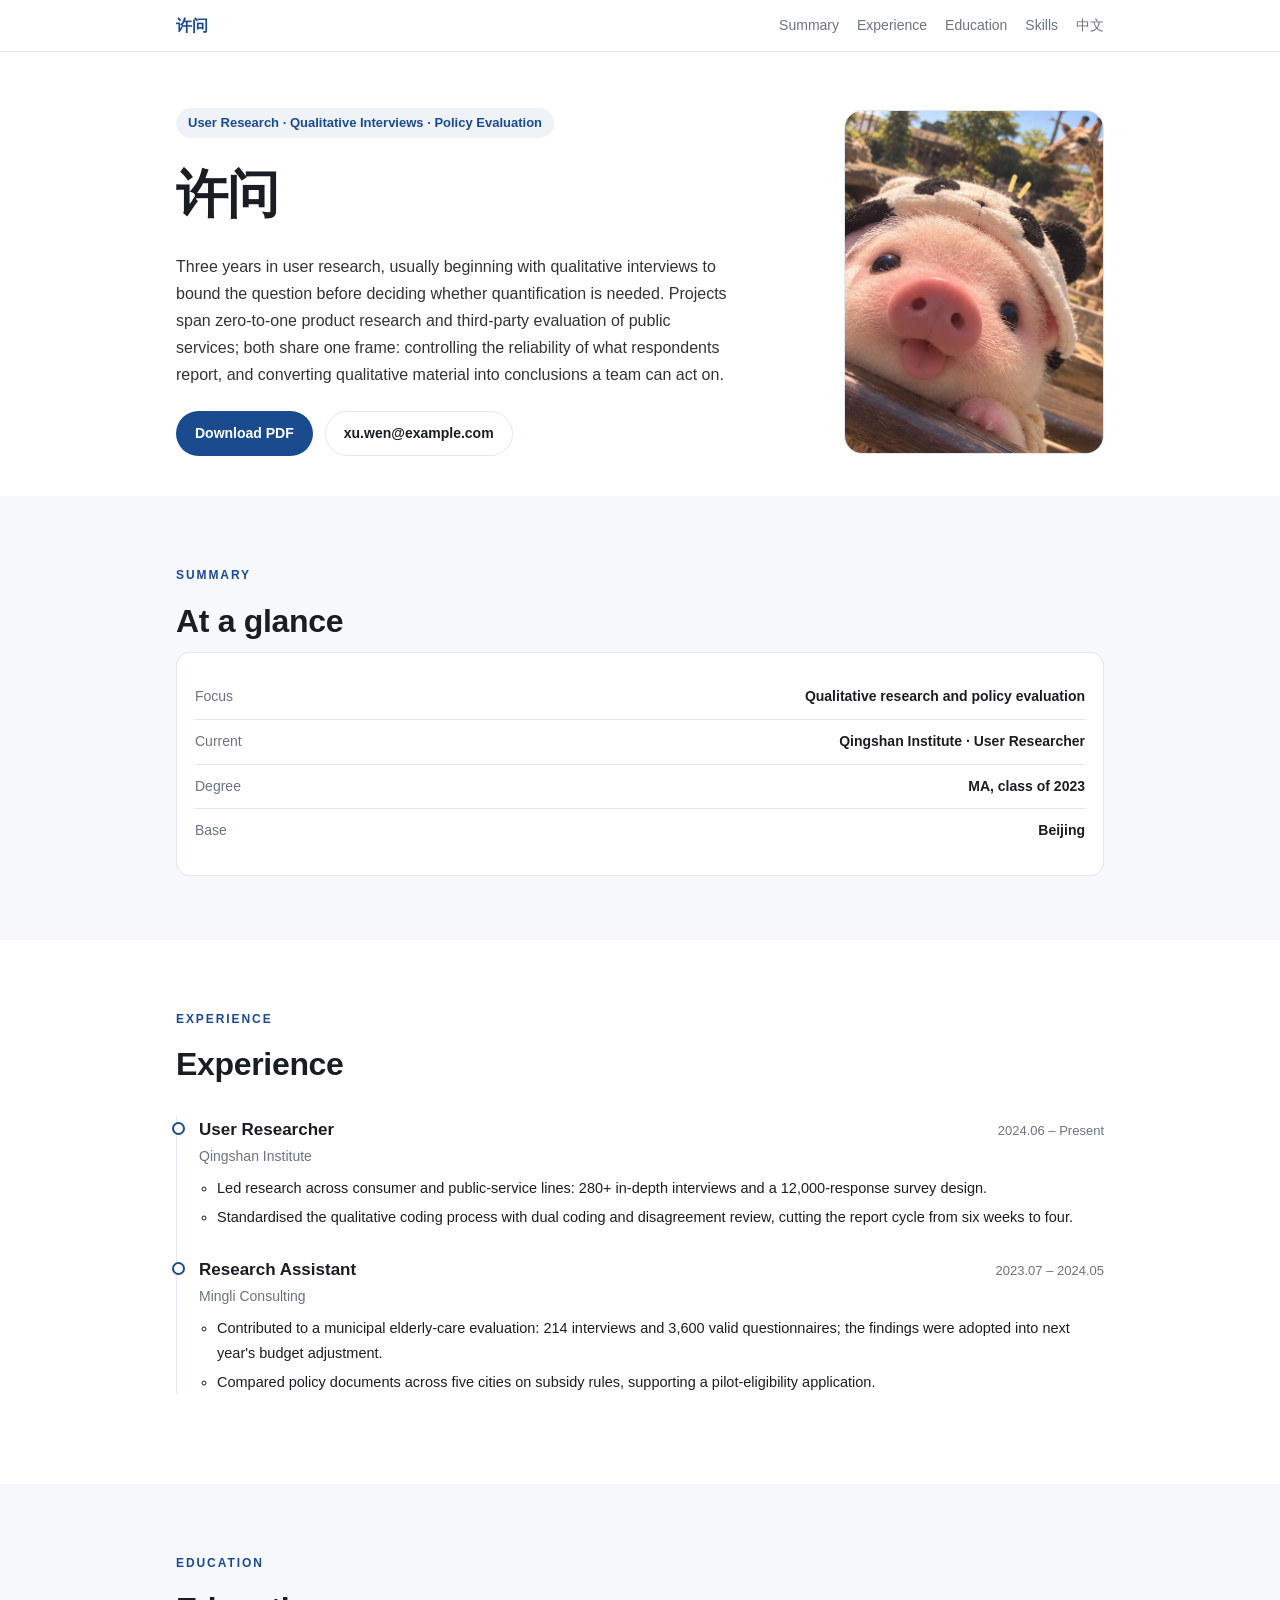
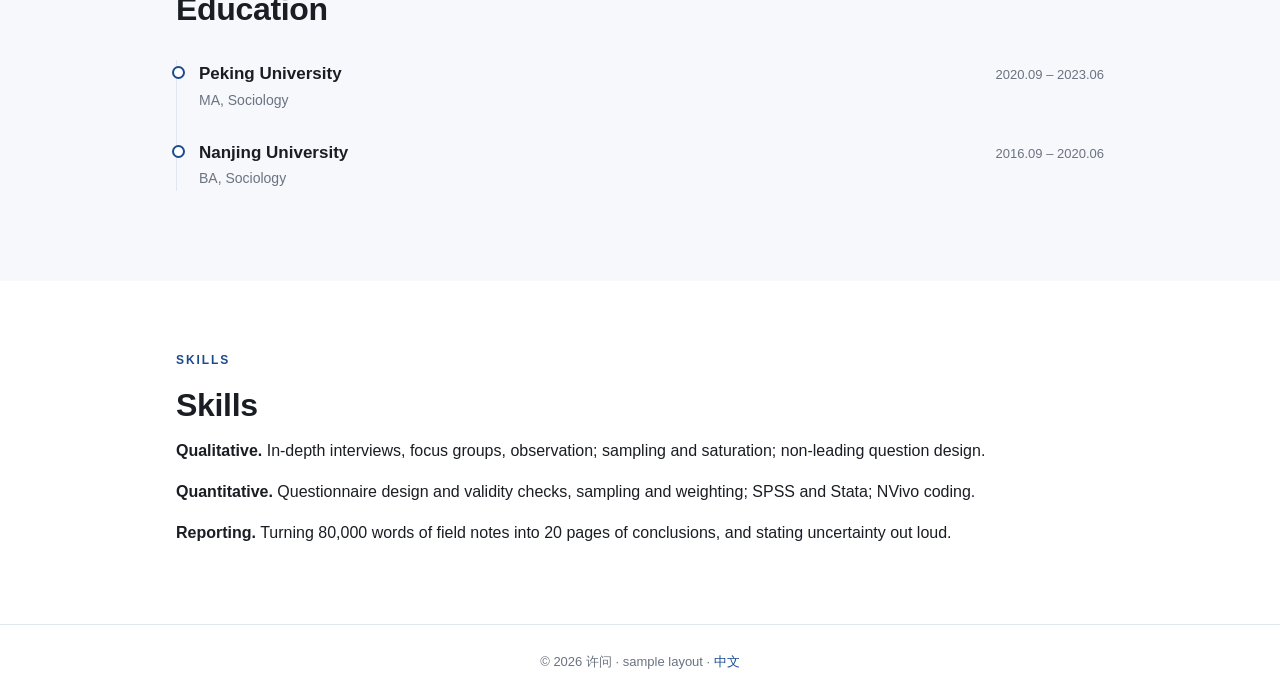
<file: soc/en/index.html>
<!DOCTYPE html>
<html lang="en"><head><meta charset="UTF-8">
<meta name="viewport" content="width=device-width, initial-scale=1">
<title>许问 · User Researcher</title>
<meta name="description" content="Three years in user research, usually beginning with qualitative interviews to bound the question before deciding whether quantification is needed. Projects span zero-to-one product research and third-party evaluation of public services; both share one frame: controlling the reliability of what respondents report, and converting qualitative material into conclusions a team can act on.">
<meta name="author" content="许问">
<meta name="robots" content="noindex, nofollow">
<link rel="icon" type="image/png" sizes="32x32" href="../assets/img/avatar-32.png">
<link rel="stylesheet" href="../assets/css/style.css"></head><body>
<nav class="nav"><div class="nav__inner"><a class="nav__brand" href="#top">许问</a>
<div class="nav__links"><a href="#about">Summary</a><a href="#experience">Experience</a>
<a href="#education">Education</a><a href="#skills">Skills</a><a href="../">中文</a></div></div></nav>
<main id="top">
<section class="hero"><div class="wrap hero__inner"><div>
<p class="hero__eyebrow">User Research · Qualitative Interviews · Policy Evaluation</p>
<h1 class="hero__name">许问</h1>
<p class="hero__role">Three years in user research, usually beginning with qualitative interviews to bound the question before deciding whether quantification is needed. Projects span zero-to-one product research and third-party evaluation of public services; both share one frame: controlling the reliability of what respondents report, and converting qualitative material into conclusions a team can act on.</p>
<div class="hero__cta"><a class="btn btn--primary" href="../assets/resume.pdf" target="_blank" rel="noopener">Download PDF</a>
<a class="btn btn--ghost" href="mailto:xu.wen@example.com">xu.wen@example.com</a></div>
</div><div class="hero__avatar"><img src="../assets/img/avatar.jpg" alt="许问" width="520" height="689"></div>
</div></section>

<section class="section section--alt" id="about"><div class="wrap">
<div class="section__head reveal"><span class="section__kicker">Summary</span><h2 class="section__title">At a glance</h2></div>
<aside class="facts reveal"><dl><div class="facts__row"><dt>Focus</dt><dd>Qualitative research and policy evaluation</dd></div><div class="facts__row"><dt>Current</dt><dd>Qingshan Institute · User Researcher</dd></div><div class="facts__row"><dt>Degree</dt><dd>MA, class of 2023</dd></div><div class="facts__row"><dt>Base</dt><dd>Beijing</dd></div></dl></aside>
</div></section>

<section class="section" id="experience"><div class="wrap">
<div class="section__head reveal"><span class="section__kicker">Experience</span><h2 class="section__title">Experience</h2></div>
<ol class="timeline reveal"><li class="tl-item"><div class="tl-head"><div><h3 class="tl-title">User Researcher</h3><div class="tl-org">Qingshan Institute</div></div><span class="tl-date">2024.06 – Present</span></div><div class="tl-body"><ul><li>Led research across consumer and public-service lines: 280+ in-depth interviews and a 12,000-response survey design.</li><li>Standardised the qualitative coding process with dual coding and disagreement review, cutting the report cycle from six weeks to four.</li></ul></div></li><li class="tl-item"><div class="tl-head"><div><h3 class="tl-title">Research Assistant</h3><div class="tl-org">Mingli Consulting</div></div><span class="tl-date">2023.07 – 2024.05</span></div><div class="tl-body"><ul><li>Contributed to a municipal elderly-care evaluation: 214 interviews and 3,600 valid questionnaires; the findings were adopted into next year's budget adjustment.</li><li>Compared policy documents across five cities on subsidy rules, supporting a pilot-eligibility application.</li></ul></div></li></ol>
</div></section>

<section class="section section--alt" id="education"><div class="wrap">
<div class="section__head reveal"><span class="section__kicker">Education</span><h2 class="section__title">Education</h2></div>
<ol class="timeline reveal"><li class="tl-item"><div class="tl-head"><div><h3 class="tl-title">Peking University</h3><div class="tl-org">MA, Sociology</div></div><span class="tl-date">2020.09 – 2023.06</span></div></li><li class="tl-item"><div class="tl-head"><div><h3 class="tl-title">Nanjing University</h3><div class="tl-org">BA, Sociology</div></div><span class="tl-date">2016.09 – 2020.06</span></div></li></ol>
</div></section>

<section class="section" id="skills"><div class="wrap">
<div class="section__head reveal"><span class="section__kicker">Skills</span><h2 class="section__title">Skills</h2></div>
<div class="about__text reveal"><p><strong>Qualitative.</strong> In-depth interviews, focus groups, observation; sampling and saturation; non-leading question design.</p><p><strong>Quantitative.</strong> Questionnaire design and validity checks, sampling and weighting; SPSS and Stata; NVivo coding.</p><p><strong>Reporting.</strong> Turning 80,000 words of field notes into 20 pages of conclusions, and stating uncertainty out loud.</p></div>
</div></section>
</main>
<footer class="footer"><div class="wrap">© 2026 许问 · sample layout · <a href="../">中文</a></div></footer>
<script src="../assets/js/main.js"></script>
</body></html>
</file>
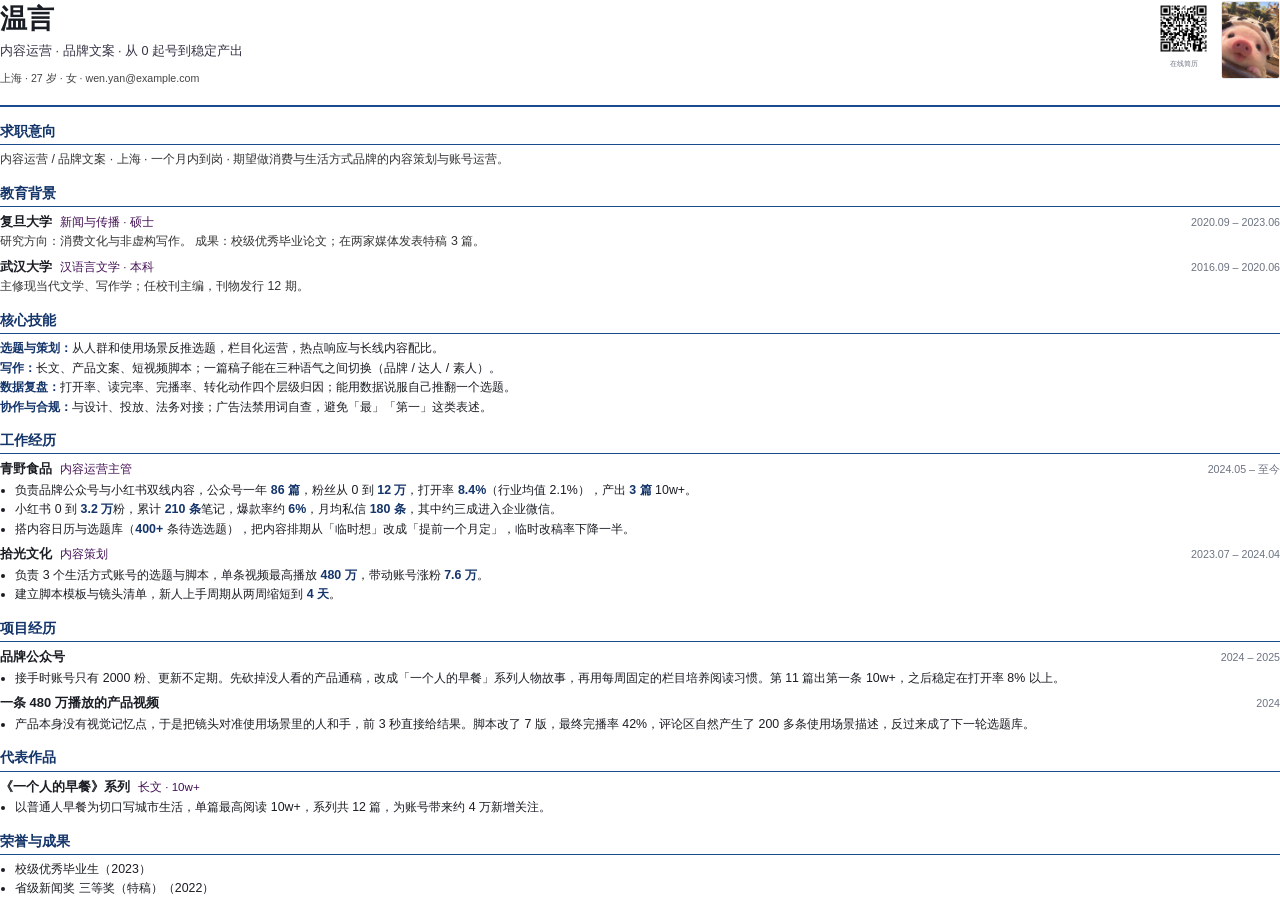
<file: arts/resume-print.html>
<!DOCTYPE html>
<html lang="zh-CN"><head><meta charset="UTF-8"><meta name="robots" content="noindex, nofollow">
<title>温言 · 简历</title><style>
  @page { size: A4; margin: 9.5mm 13mm 6mm; }
  *{box-sizing:border-box}
  body{margin:0;color:#1a1d23;font-family:"Source Han Sans SC","Noto Sans SC","PingFang SC","Microsoft YaHei",sans-serif;
    font-size:9.3pt;line-height:1.4;-webkit-font-smoothing:antialiased}
  h1{font-size:20.5pt;margin:0;letter-spacing:.01em}
  h2{font-size:10.8pt;margin:10.5pt 0 4.5pt;padding-bottom:2.4pt;border-bottom:1.3px solid #1b4b8f;color:#14356a}
  ul{margin:2.4pt 0 0;padding-left:11.5pt}
  li{margin:1.6pt 0}
  strong{font-weight:700;color:#14356a}
  header{border-bottom:2px solid #1b4b8f;padding-bottom:6pt;margin-bottom:1pt}
  .hdr{display:flex;justify-content:space-between;align-items:flex-start;gap:10pt}
  .hdr__text{flex:1;min-width:0}
  .tagline{margin:3.5pt 0 4pt;color:#334;font-size:9.5pt}
  .contact{display:flex;flex-wrap:wrap;gap:9pt;font-size:8pt;color:#444}
  .hdr__side{display:flex;align-items:flex-start;gap:7pt;flex:none}
  .hdr__qr{margin:0;display:flex;flex-direction:column;align-items:center;gap:2pt}
  .hdr__qr img{width:15mm;height:15mm;display:block}
  .hdr__qr figcaption{font-size:5.6pt;color:#6b7280;white-space:nowrap}
  .hdr__photo{width:15.5mm;height:20.5mm;object-fit:cover;object-position:50% 30%;
    border-radius:2pt;border:1px solid #e2e6ee;flex:none;margin-top:1pt}
  .item{margin-bottom:5.5pt}
  .row{display:flex;justify-content:space-between;align-items:baseline;gap:8pt}
  .org{font-weight:700;font-size:9.7pt}
  .role{color:#415;font-size:8.7pt;margin-left:6pt}
  .date{color:#6b7280;font-size:8pt;white-space:nowrap}
  .meta{margin:1.5pt 0 0;color:#333}
  .skills{list-style:none;padding:0;margin:0}
  .skills li{margin:1.6pt 0}
  .skills b{color:#14356a}
</style></head><body>
<header><div class="hdr"><div class="hdr__text">
<h1>温言</h1>
<p class="tagline">内容运营 · 品牌文案 · 从 0 起号到稳定产出</p>
<p class="contact">上海 · 27 岁 · 女 · wen.yan@example.com</p>
</div><div class="hdr__side">
<figure class="hdr__qr"><img src="assets/img/qr-site.png" alt="扫码查看在线简历"><figcaption>在线简历</figcaption></figure>
<img class="hdr__photo" src="assets/img/avatar.jpg" alt="温言">
</div></div></header>

<h2>求职意向</h2>
<div class="item" style="margin-bottom:2pt"><p class="meta" style="margin:0">内容运营 / 品牌文案 · 上海 · 一个月内到岗 · 期望做消费与生活方式品牌的内容策划与账号运营。</p></div>

<h2>教育背景</h2><div class="item"><div class="row"><div><span class="org">复旦大学</span><span class="role">新闻与传播 · 硕士</span></div><span class="date">2020.09 – 2023.06</span></div><p class="meta">研究方向：消费文化与非虚构写作。 成果：校级优秀毕业论文；在两家媒体发表特稿 3 篇。</p></div><div class="item"><div class="row"><div><span class="org">武汉大学</span><span class="role">汉语言文学 · 本科</span></div><span class="date">2016.09 – 2020.06</span></div><p class="meta">主修现当代文学、写作学；任校刊主编，刊物发行 12 期。</p></div>

<h2>核心技能</h2>
<ul class="skills"><li><b>选题与策划：</b>从人群和使用场景反推选题，栏目化运营，热点响应与长线内容配比。</li><li><b>写作：</b>长文、产品文案、短视频脚本；一篇稿子能在三种语气之间切换（品牌 / 达人 / 素人）。</li><li><b>数据复盘：</b>打开率、读完率、完播率、转化动作四个层级归因；能用数据说服自己推翻一个选题。</li><li><b>协作与合规：</b>与设计、投放、法务对接；广告法禁用词自查，避免「最」「第一」这类表述。</li></ul>

<h2>工作经历</h2><div class="item"><div class="row"><div><span class="org">青野食品</span><span class="role">内容运营主管</span></div><span class="date">2024.05 – 至今</span></div><ul><li>负责品牌公众号与小红书双线内容，公众号一年 <strong>86 篇</strong>，粉丝从 0 到 <strong>12 万</strong>，打开率 <strong>8.4%</strong>（行业均值 2.1%），产出 <strong>3 篇</strong> 10w+。</li><li>小红书 0 到 <strong>3.2 万</strong>粉，累计 <strong>210 条</strong>笔记，爆款率约 <strong>6%</strong>，月均私信 <strong>180 条</strong>，其中约三成进入企业微信。</li><li>搭内容日历与选题库（<strong>400+</strong> 条待选选题），把内容排期从「临时想」改成「提前一个月定」，临时改稿率下降一半。</li></ul></div><div class="item"><div class="row"><div><span class="org">拾光文化</span><span class="role">内容策划</span></div><span class="date">2023.07 – 2024.04</span></div><ul><li>负责 3 个生活方式账号的选题与脚本，单条视频最高播放 <strong>480 万</strong>，带动账号涨粉 <strong>7.6 万</strong>。</li><li>建立脚本模板与镜头清单，新人上手周期从两周缩短到 <strong>4 天</strong>。</li></ul></div>

<h2>项目经历</h2><div class="item"><div class="row"><div><span class="org">品牌公众号</span><span class="role"></span></div><span class="date">2024 – 2025</span></div><ul><li>接手时账号只有 2000 粉、更新不定期。先砍掉没人看的产品通稿，改成「一个人的早餐」系列人物故事，再用每周固定的栏目培养阅读习惯。第 11 篇出第一条 10w+，之后稳定在打开率 8% 以上。</li></ul></div><div class="item"><div class="row"><div><span class="org">一条 480 万播放的产品视频</span><span class="role"></span></div><span class="date">2024</span></div><ul><li>产品本身没有视觉记忆点，于是把镜头对准使用场景里的人和手，前 3 秒直接给结果。脚本改了 7 版，最终完播率 42%，评论区自然产生了 200 多条使用场景描述，反过来成了下一轮选题库。</li></ul></div>

<h2>代表作品</h2><div class="item"><div class="row"><div><span class="org">《一个人的早餐》系列</span><span class="role">长文 · 10w+</span></div></div><ul><li>以普通人早餐为切口写城市生活，单篇最高阅读 10w+，系列共 12 篇，为账号带来约 4 万新增关注。</li></ul></div>

<h2>荣誉与成果</h2>
<ul><li>校级优秀毕业生（2023）</li><li>省级新闻奖 三等奖（特稿）（2022）</li></ul>
</body></html>
</file>
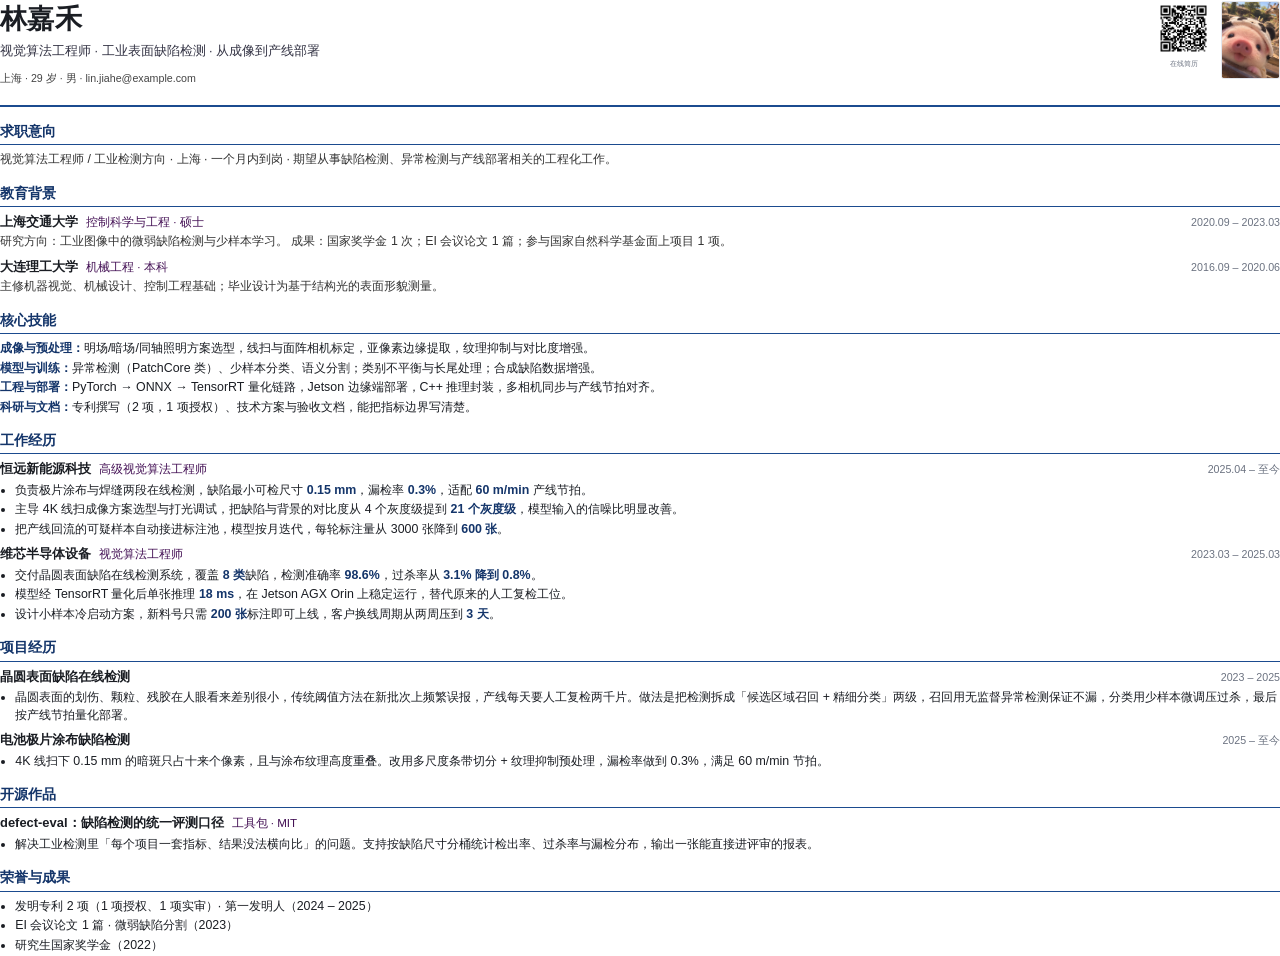
<file: eng/resume-print.html>
<!DOCTYPE html>
<html lang="zh-CN"><head><meta charset="UTF-8"><meta name="robots" content="noindex, nofollow">
<title>林嘉禾 · 简历</title><style>
  @page { size: A4; margin: 9.5mm 13mm 6mm; }
  *{box-sizing:border-box}
  body{margin:0;color:#1a1d23;font-family:"Source Han Sans SC","Noto Sans SC","PingFang SC","Microsoft YaHei",sans-serif;
    font-size:9.3pt;line-height:1.4;-webkit-font-smoothing:antialiased}
  h1{font-size:20.5pt;margin:0;letter-spacing:.01em}
  h2{font-size:10.8pt;margin:10.5pt 0 4.5pt;padding-bottom:2.4pt;border-bottom:1.3px solid #1b4b8f;color:#14356a}
  ul{margin:2.4pt 0 0;padding-left:11.5pt}
  li{margin:1.6pt 0}
  strong{font-weight:700;color:#14356a}
  header{border-bottom:2px solid #1b4b8f;padding-bottom:6pt;margin-bottom:1pt}
  .hdr{display:flex;justify-content:space-between;align-items:flex-start;gap:10pt}
  .hdr__text{flex:1;min-width:0}
  .tagline{margin:3.5pt 0 4pt;color:#334;font-size:9.5pt}
  .contact{display:flex;flex-wrap:wrap;gap:9pt;font-size:8pt;color:#444}
  .hdr__side{display:flex;align-items:flex-start;gap:7pt;flex:none}
  .hdr__qr{margin:0;display:flex;flex-direction:column;align-items:center;gap:2pt}
  .hdr__qr img{width:15mm;height:15mm;display:block}
  .hdr__qr figcaption{font-size:5.6pt;color:#6b7280;white-space:nowrap}
  .hdr__photo{width:15.5mm;height:20.5mm;object-fit:cover;object-position:50% 30%;
    border-radius:2pt;border:1px solid #e2e6ee;flex:none;margin-top:1pt}
  .item{margin-bottom:5.5pt}
  .row{display:flex;justify-content:space-between;align-items:baseline;gap:8pt}
  .org{font-weight:700;font-size:9.7pt}
  .role{color:#415;font-size:8.7pt;margin-left:6pt}
  .date{color:#6b7280;font-size:8pt;white-space:nowrap}
  .meta{margin:1.5pt 0 0;color:#333}
  .skills{list-style:none;padding:0;margin:0}
  .skills li{margin:1.6pt 0}
  .skills b{color:#14356a}
</style></head><body>
<header><div class="hdr"><div class="hdr__text">
<h1>林嘉禾</h1>
<p class="tagline">视觉算法工程师 · 工业表面缺陷检测 · 从成像到产线部署</p>
<p class="contact">上海 · 29 岁 · 男 · lin.jiahe@example.com</p>
</div><div class="hdr__side">
<figure class="hdr__qr"><img src="assets/img/qr-site.png" alt="扫码查看在线简历"><figcaption>在线简历</figcaption></figure>
<img class="hdr__photo" src="assets/img/avatar.jpg" alt="林嘉禾">
</div></div></header>

<h2>求职意向</h2>
<div class="item" style="margin-bottom:2pt"><p class="meta" style="margin:0">视觉算法工程师 / 工业检测方向 · 上海 · 一个月内到岗 · 期望从事缺陷检测、异常检测与产线部署相关的工程化工作。</p></div>

<h2>教育背景</h2><div class="item"><div class="row"><div><span class="org">上海交通大学</span><span class="role">控制科学与工程 · 硕士</span></div><span class="date">2020.09 – 2023.03</span></div><p class="meta">研究方向：工业图像中的微弱缺陷检测与少样本学习。 成果：国家奖学金 1 次；EI 会议论文 1 篇；参与国家自然科学基金面上项目 1 项。</p></div><div class="item"><div class="row"><div><span class="org">大连理工大学</span><span class="role">机械工程 · 本科</span></div><span class="date">2016.09 – 2020.06</span></div><p class="meta">主修机器视觉、机械设计、控制工程基础；毕业设计为基于结构光的表面形貌测量。</p></div>

<h2>核心技能</h2>
<ul class="skills"><li><b>成像与预处理：</b>明场/暗场/同轴照明方案选型，线扫与面阵相机标定，亚像素边缘提取，纹理抑制与对比度增强。</li><li><b>模型与训练：</b>异常检测（PatchCore 类）、少样本分类、语义分割；类别不平衡与长尾处理；合成缺陷数据增强。</li><li><b>工程与部署：</b>PyTorch → ONNX → TensorRT 量化链路，Jetson 边缘端部署，C++ 推理封装，多相机同步与产线节拍对齐。</li><li><b>科研与文档：</b>专利撰写（2 项，1 项授权）、技术方案与验收文档，能把指标边界写清楚。</li></ul>

<h2>工作经历</h2><div class="item"><div class="row"><div><span class="org">恒远新能源科技</span><span class="role">高级视觉算法工程师</span></div><span class="date">2025.04 – 至今</span></div><ul><li>负责极片涂布与焊缝两段在线检测，缺陷最小可检尺寸 <strong>0.15 mm</strong>，漏检率 <strong>0.3%</strong>，适配 <strong>60 m/min</strong> 产线节拍。</li><li>主导 4K 线扫成像方案选型与打光调试，把缺陷与背景的对比度从 4 个灰度级提到 <strong>21 个灰度级</strong>，模型输入的信噪比明显改善。</li><li>把产线回流的可疑样本自动接进标注池，模型按月迭代，每轮标注量从 3000 张降到 <strong>600 张</strong>。</li></ul></div><div class="item"><div class="row"><div><span class="org">维芯半导体设备</span><span class="role">视觉算法工程师</span></div><span class="date">2023.03 – 2025.03</span></div><ul><li>交付晶圆表面缺陷在线检测系统，覆盖 <strong>8 类</strong>缺陷，检测准确率 <strong>98.6%</strong>，过杀率从 <strong>3.1% 降到 0.8%</strong>。</li><li>模型经 TensorRT 量化后单张推理 <strong>18 ms</strong>，在 Jetson AGX Orin 上稳定运行，替代原来的人工复检工位。</li><li>设计小样本冷启动方案，新料号只需 <strong>200 张</strong>标注即可上线，客户换线周期从两周压到 <strong>3 天</strong>。</li></ul></div>

<h2>项目经历</h2><div class="item"><div class="row"><div><span class="org">晶圆表面缺陷在线检测</span><span class="role"></span></div><span class="date">2023 – 2025</span></div><ul><li>晶圆表面的划伤、颗粒、残胶在人眼看来差别很小，传统阈值方法在新批次上频繁误报，产线每天要人工复检两千片。做法是把检测拆成「候选区域召回 + 精细分类」两级，召回用无监督异常检测保证不漏，分类用少样本微调压过杀，最后按产线节拍量化部署。</li></ul></div><div class="item"><div class="row"><div><span class="org">电池极片涂布缺陷检测</span><span class="role"></span></div><span class="date">2025 – 至今</span></div><ul><li>4K 线扫下 0.15 mm 的暗斑只占十来个像素，且与涂布纹理高度重叠。改用多尺度条带切分 + 纹理抑制预处理，漏检率做到 0.3%，满足 60 m/min 节拍。</li></ul></div>

<h2>开源作品</h2><div class="item"><div class="row"><div><span class="org">defect-eval：缺陷检测的统一评测口径</span><span class="role">工具包 · MIT</span></div></div><ul><li>解决工业检测里「每个项目一套指标、结果没法横向比」的问题。支持按缺陷尺寸分桶统计检出率、过杀率与漏检分布，输出一张能直接进评审的报表。</li></ul></div>

<h2>荣誉与成果</h2>
<ul><li>发明专利 2 项（1 项授权、1 项实审）· 第一发明人（2024 – 2025）</li><li>EI 会议论文 1 篇 · 微弱缺陷分割（2023）</li><li>研究生国家奖学金（2022）</li></ul>
</body></html>
</file>
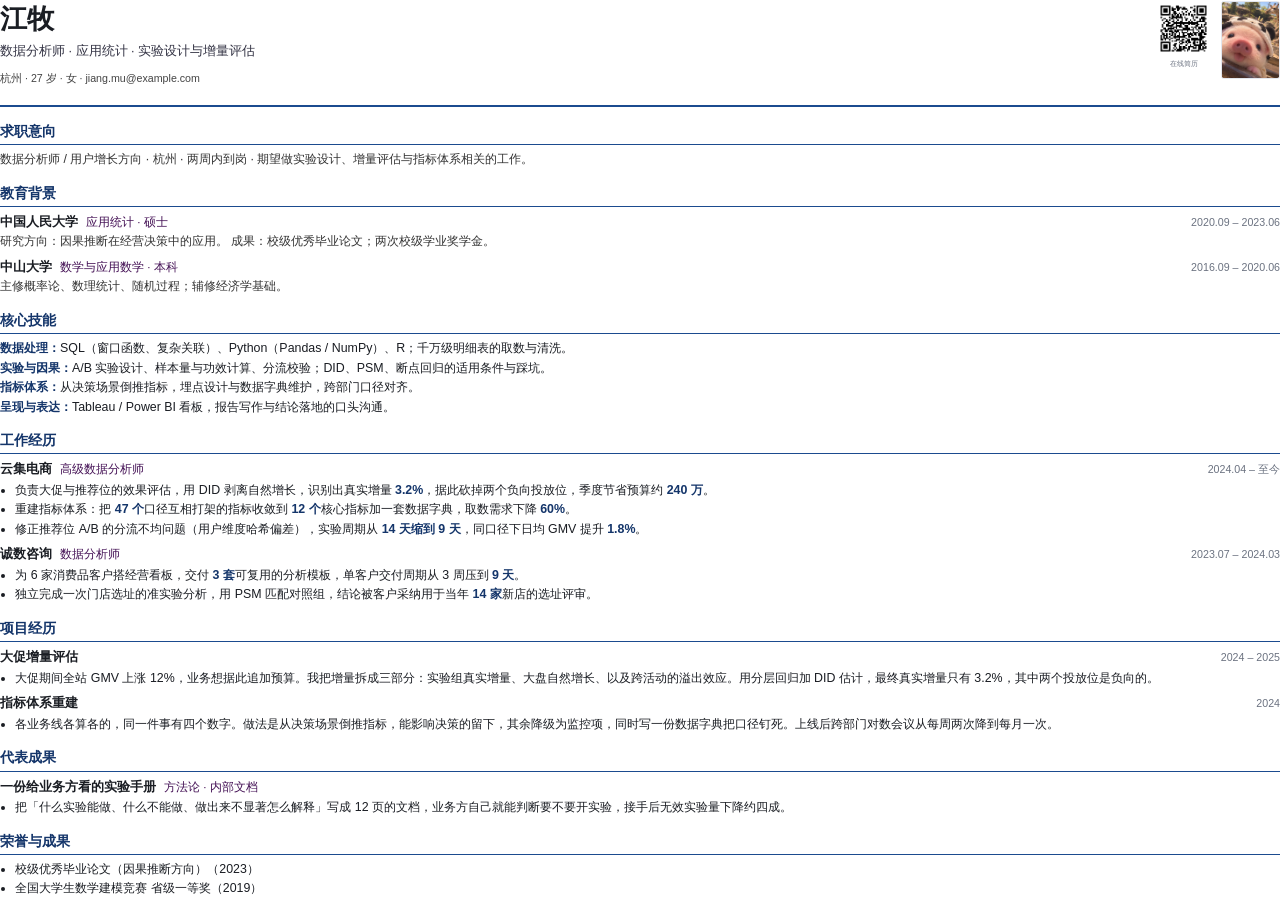
<file: sci/resume-print.html>
<!DOCTYPE html>
<html lang="zh-CN"><head><meta charset="UTF-8"><meta name="robots" content="noindex, nofollow">
<title>江牧 · 简历</title><style>
  @page { size: A4; margin: 9.5mm 13mm 6mm; }
  *{box-sizing:border-box}
  body{margin:0;color:#1a1d23;font-family:"Source Han Sans SC","Noto Sans SC","PingFang SC","Microsoft YaHei",sans-serif;
    font-size:9.3pt;line-height:1.4;-webkit-font-smoothing:antialiased}
  h1{font-size:20.5pt;margin:0;letter-spacing:.01em}
  h2{font-size:10.8pt;margin:10.5pt 0 4.5pt;padding-bottom:2.4pt;border-bottom:1.3px solid #1b4b8f;color:#14356a}
  ul{margin:2.4pt 0 0;padding-left:11.5pt}
  li{margin:1.6pt 0}
  strong{font-weight:700;color:#14356a}
  header{border-bottom:2px solid #1b4b8f;padding-bottom:6pt;margin-bottom:1pt}
  .hdr{display:flex;justify-content:space-between;align-items:flex-start;gap:10pt}
  .hdr__text{flex:1;min-width:0}
  .tagline{margin:3.5pt 0 4pt;color:#334;font-size:9.5pt}
  .contact{display:flex;flex-wrap:wrap;gap:9pt;font-size:8pt;color:#444}
  .hdr__side{display:flex;align-items:flex-start;gap:7pt;flex:none}
  .hdr__qr{margin:0;display:flex;flex-direction:column;align-items:center;gap:2pt}
  .hdr__qr img{width:15mm;height:15mm;display:block}
  .hdr__qr figcaption{font-size:5.6pt;color:#6b7280;white-space:nowrap}
  .hdr__photo{width:15.5mm;height:20.5mm;object-fit:cover;object-position:50% 30%;
    border-radius:2pt;border:1px solid #e2e6ee;flex:none;margin-top:1pt}
  .item{margin-bottom:5.5pt}
  .row{display:flex;justify-content:space-between;align-items:baseline;gap:8pt}
  .org{font-weight:700;font-size:9.7pt}
  .role{color:#415;font-size:8.7pt;margin-left:6pt}
  .date{color:#6b7280;font-size:8pt;white-space:nowrap}
  .meta{margin:1.5pt 0 0;color:#333}
  .skills{list-style:none;padding:0;margin:0}
  .skills li{margin:1.6pt 0}
  .skills b{color:#14356a}
</style></head><body>
<header><div class="hdr"><div class="hdr__text">
<h1>江牧</h1>
<p class="tagline">数据分析师 · 应用统计 · 实验设计与增量评估</p>
<p class="contact">杭州 · 27 岁 · 女 · jiang.mu@example.com</p>
</div><div class="hdr__side">
<figure class="hdr__qr"><img src="assets/img/qr-site.png" alt="扫码查看在线简历"><figcaption>在线简历</figcaption></figure>
<img class="hdr__photo" src="assets/img/avatar.jpg" alt="江牧">
</div></div></header>

<h2>求职意向</h2>
<div class="item" style="margin-bottom:2pt"><p class="meta" style="margin:0">数据分析师 / 用户增长方向 · 杭州 · 两周内到岗 · 期望做实验设计、增量评估与指标体系相关的工作。</p></div>

<h2>教育背景</h2><div class="item"><div class="row"><div><span class="org">中国人民大学</span><span class="role">应用统计 · 硕士</span></div><span class="date">2020.09 – 2023.06</span></div><p class="meta">研究方向：因果推断在经营决策中的应用。 成果：校级优秀毕业论文；两次校级学业奖学金。</p></div><div class="item"><div class="row"><div><span class="org">中山大学</span><span class="role">数学与应用数学 · 本科</span></div><span class="date">2016.09 – 2020.06</span></div><p class="meta">主修概率论、数理统计、随机过程；辅修经济学基础。</p></div>

<h2>核心技能</h2>
<ul class="skills"><li><b>数据处理：</b>SQL（窗口函数、复杂关联）、Python（Pandas / NumPy）、R；千万级明细表的取数与清洗。</li><li><b>实验与因果：</b>A/B 实验设计、样本量与功效计算、分流校验；DID、PSM、断点回归的适用条件与踩坑。</li><li><b>指标体系：</b>从决策场景倒推指标，埋点设计与数据字典维护，跨部门口径对齐。</li><li><b>呈现与表达：</b>Tableau / Power BI 看板，报告写作与结论落地的口头沟通。</li></ul>

<h2>工作经历</h2><div class="item"><div class="row"><div><span class="org">云集电商</span><span class="role">高级数据分析师</span></div><span class="date">2024.04 – 至今</span></div><ul><li>负责大促与推荐位的效果评估，用 DID 剥离自然增长，识别出真实增量 <strong>3.2%</strong>，据此砍掉两个负向投放位，季度节省预算约 <strong>240 万</strong>。</li><li>重建指标体系：把 <strong>47 个</strong>口径互相打架的指标收敛到 <strong>12 个</strong>核心指标加一套数据字典，取数需求下降 <strong>60%</strong>。</li><li>修正推荐位 A/B 的分流不均问题（用户维度哈希偏差），实验周期从 <strong>14 天缩到 9 天</strong>，同口径下日均 GMV 提升 <strong>1.8%</strong>。</li></ul></div><div class="item"><div class="row"><div><span class="org">诚数咨询</span><span class="role">数据分析师</span></div><span class="date">2023.07 – 2024.03</span></div><ul><li>为 6 家消费品客户搭经营看板，交付 <strong>3 套</strong>可复用的分析模板，单客户交付周期从 3 周压到 <strong>9 天</strong>。</li><li>独立完成一次门店选址的准实验分析，用 PSM 匹配对照组，结论被客户采纳用于当年 <strong>14 家</strong>新店的选址评审。</li></ul></div>

<h2>项目经历</h2><div class="item"><div class="row"><div><span class="org">大促增量评估</span><span class="role"></span></div><span class="date">2024 – 2025</span></div><ul><li>大促期间全站 GMV 上涨 12%，业务想据此追加预算。我把增量拆成三部分：实验组真实增量、大盘自然增长、以及跨活动的溢出效应。用分层回归加 DID 估计，最终真实增量只有 3.2%，其中两个投放位是负向的。</li></ul></div><div class="item"><div class="row"><div><span class="org">指标体系重建</span><span class="role"></span></div><span class="date">2024</span></div><ul><li>各业务线各算各的，同一件事有四个数字。做法是从决策场景倒推指标，能影响决策的留下，其余降级为监控项，同时写一份数据字典把口径钉死。上线后跨部门对数会议从每周两次降到每月一次。</li></ul></div>

<h2>代表成果</h2><div class="item"><div class="row"><div><span class="org">一份给业务方看的实验手册</span><span class="role">方法论 · 内部文档</span></div></div><ul><li>把「什么实验能做、什么不能做、做出来不显著怎么解释」写成 12 页的文档，业务方自己就能判断要不要开实验，接手后无效实验量下降约四成。</li></ul></div>

<h2>荣誉与成果</h2>
<ul><li>校级优秀毕业论文（因果推断方向）（2023）</li><li>全国大学生数学建模竞赛 省级一等奖（2019）</li></ul>
</body></html>
</file>
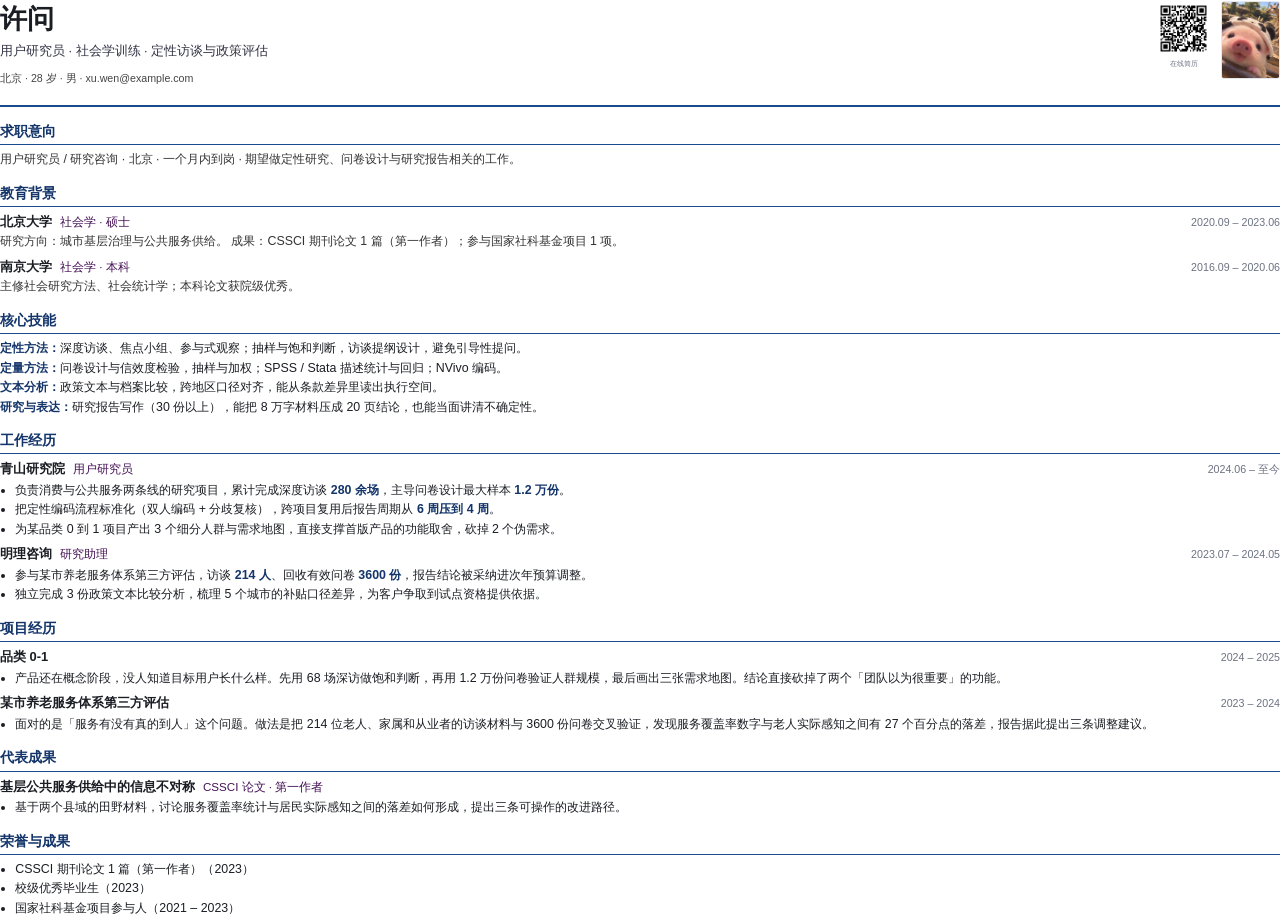
<file: soc/resume-print.html>
<!DOCTYPE html>
<html lang="zh-CN"><head><meta charset="UTF-8"><meta name="robots" content="noindex, nofollow">
<title>许问 · 简历</title><style>
  @page { size: A4; margin: 9.5mm 13mm 6mm; }
  *{box-sizing:border-box}
  body{margin:0;color:#1a1d23;font-family:"Source Han Sans SC","Noto Sans SC","PingFang SC","Microsoft YaHei",sans-serif;
    font-size:9.3pt;line-height:1.4;-webkit-font-smoothing:antialiased}
  h1{font-size:20.5pt;margin:0;letter-spacing:.01em}
  h2{font-size:10.8pt;margin:10.5pt 0 4.5pt;padding-bottom:2.4pt;border-bottom:1.3px solid #1b4b8f;color:#14356a}
  ul{margin:2.4pt 0 0;padding-left:11.5pt}
  li{margin:1.6pt 0}
  strong{font-weight:700;color:#14356a}
  header{border-bottom:2px solid #1b4b8f;padding-bottom:6pt;margin-bottom:1pt}
  .hdr{display:flex;justify-content:space-between;align-items:flex-start;gap:10pt}
  .hdr__text{flex:1;min-width:0}
  .tagline{margin:3.5pt 0 4pt;color:#334;font-size:9.5pt}
  .contact{display:flex;flex-wrap:wrap;gap:9pt;font-size:8pt;color:#444}
  .hdr__side{display:flex;align-items:flex-start;gap:7pt;flex:none}
  .hdr__qr{margin:0;display:flex;flex-direction:column;align-items:center;gap:2pt}
  .hdr__qr img{width:15mm;height:15mm;display:block}
  .hdr__qr figcaption{font-size:5.6pt;color:#6b7280;white-space:nowrap}
  .hdr__photo{width:15.5mm;height:20.5mm;object-fit:cover;object-position:50% 30%;
    border-radius:2pt;border:1px solid #e2e6ee;flex:none;margin-top:1pt}
  .item{margin-bottom:5.5pt}
  .row{display:flex;justify-content:space-between;align-items:baseline;gap:8pt}
  .org{font-weight:700;font-size:9.7pt}
  .role{color:#415;font-size:8.7pt;margin-left:6pt}
  .date{color:#6b7280;font-size:8pt;white-space:nowrap}
  .meta{margin:1.5pt 0 0;color:#333}
  .skills{list-style:none;padding:0;margin:0}
  .skills li{margin:1.6pt 0}
  .skills b{color:#14356a}
</style></head><body>
<header><div class="hdr"><div class="hdr__text">
<h1>许问</h1>
<p class="tagline">用户研究员 · 社会学训练 · 定性访谈与政策评估</p>
<p class="contact">北京 · 28 岁 · 男 · xu.wen@example.com</p>
</div><div class="hdr__side">
<figure class="hdr__qr"><img src="assets/img/qr-site.png" alt="扫码查看在线简历"><figcaption>在线简历</figcaption></figure>
<img class="hdr__photo" src="assets/img/avatar.jpg" alt="许问">
</div></div></header>

<h2>求职意向</h2>
<div class="item" style="margin-bottom:2pt"><p class="meta" style="margin:0">用户研究员 / 研究咨询 · 北京 · 一个月内到岗 · 期望做定性研究、问卷设计与研究报告相关的工作。</p></div>

<h2>教育背景</h2><div class="item"><div class="row"><div><span class="org">北京大学</span><span class="role">社会学 · 硕士</span></div><span class="date">2020.09 – 2023.06</span></div><p class="meta">研究方向：城市基层治理与公共服务供给。 成果：CSSCI 期刊论文 1 篇（第一作者）；参与国家社科基金项目 1 项。</p></div><div class="item"><div class="row"><div><span class="org">南京大学</span><span class="role">社会学 · 本科</span></div><span class="date">2016.09 – 2020.06</span></div><p class="meta">主修社会研究方法、社会统计学；本科论文获院级优秀。</p></div>

<h2>核心技能</h2>
<ul class="skills"><li><b>定性方法：</b>深度访谈、焦点小组、参与式观察；抽样与饱和判断，访谈提纲设计，避免引导性提问。</li><li><b>定量方法：</b>问卷设计与信效度检验，抽样与加权；SPSS / Stata 描述统计与回归；NVivo 编码。</li><li><b>文本分析：</b>政策文本与档案比较，跨地区口径对齐，能从条款差异里读出执行空间。</li><li><b>研究与表达：</b>研究报告写作（30 份以上），能把 8 万字材料压成 20 页结论，也能当面讲清不确定性。</li></ul>

<h2>工作经历</h2><div class="item"><div class="row"><div><span class="org">青山研究院</span><span class="role">用户研究员</span></div><span class="date">2024.06 – 至今</span></div><ul><li>负责消费与公共服务两条线的研究项目，累计完成深度访谈 <strong>280 余场</strong>，主导问卷设计最大样本 <strong>1.2 万份</strong>。</li><li>把定性编码流程标准化（双人编码 + 分歧复核），跨项目复用后报告周期从 <strong>6 周压到 4 周</strong>。</li><li>为某品类 0 到 1 项目产出 3 个细分人群与需求地图，直接支撑首版产品的功能取舍，砍掉 2 个伪需求。</li></ul></div><div class="item"><div class="row"><div><span class="org">明理咨询</span><span class="role">研究助理</span></div><span class="date">2023.07 – 2024.05</span></div><ul><li>参与某市养老服务体系第三方评估，访谈 <strong>214 人</strong>、回收有效问卷 <strong>3600 份</strong>，报告结论被采纳进次年预算调整。</li><li>独立完成 3 份政策文本比较分析，梳理 5 个城市的补贴口径差异，为客户争取到试点资格提供依据。</li></ul></div>

<h2>项目经历</h2><div class="item"><div class="row"><div><span class="org">品类 0-1</span><span class="role"></span></div><span class="date">2024 – 2025</span></div><ul><li>产品还在概念阶段，没人知道目标用户长什么样。先用 68 场深访做饱和判断，再用 1.2 万份问卷验证人群规模，最后画出三张需求地图。结论直接砍掉了两个「团队以为很重要」的功能。</li></ul></div><div class="item"><div class="row"><div><span class="org">某市养老服务体系第三方评估</span><span class="role"></span></div><span class="date">2023 – 2024</span></div><ul><li>面对的是「服务有没有真的到人」这个问题。做法是把 214 位老人、家属和从业者的访谈材料与 3600 份问卷交叉验证，发现服务覆盖率数字与老人实际感知之间有 27 个百分点的落差，报告据此提出三条调整建议。</li></ul></div>

<h2>代表成果</h2><div class="item"><div class="row"><div><span class="org">基层公共服务供给中的信息不对称</span><span class="role">CSSCI 论文 · 第一作者</span></div></div><ul><li>基于两个县域的田野材料，讨论服务覆盖率统计与居民实际感知之间的落差如何形成，提出三条可操作的改进路径。</li></ul></div>

<h2>荣誉与成果</h2>
<ul><li>CSSCI 期刊论文 1 篇（第一作者）（2023）</li><li>校级优秀毕业生（2023）</li><li>国家社科基金项目参与人（2021 – 2023）</li></ul>
</body></html>
</file>
<file: assets/css/style.css>
/* Design tokens + base layout for an online resume site.
   Copy to assets/css/style.css and extend per section. */

:root{
  --accent:#1b4b8f;
  --accent-2:#3f7ed4;
  --text:#1a1d23;
  --text-mute:#6b7280;
  --bg:#ffffff;
  --bg-alt:#f6f8fc;
  --line:#e2e6ee;
  --surface:#ffffff;
  --radius:14px;
  --pad:clamp(20px,5vw,56px);
  --max:1040px;
}

*{box-sizing:border-box}
html{scroll-behavior:smooth}
body{
  margin:0;color:var(--text);background:var(--bg);
  font-family:"Source Han Sans SC","Noto Sans SC","PingFang SC","Microsoft YaHei",-apple-system,sans-serif;
  font-size:16px;line-height:1.7;-webkit-font-smoothing:antialiased;
}
a{color:var(--accent);text-decoration:none}
a:hover{text-decoration:underline}
img{max-width:100%;height:auto;display:block}

/* ---------- nav ---------- */
.nav{
  position:sticky;top:0;z-index:50;background:rgba(255,255,255,.9);
  backdrop-filter:blur(10px);border-bottom:1px solid var(--line);
}
.nav__inner{max-width:var(--max);margin:0 auto;padding:12px var(--pad);
  display:flex;align-items:center;justify-content:space-between;gap:16px}
.nav__brand{font-weight:700;letter-spacing:.02em}
.nav__links{display:flex;gap:18px;font-size:14px;flex-wrap:wrap}
.nav__links a{color:var(--text-mute)}
.nav__links a.is-active{color:var(--accent);font-weight:600}

/* ---------- sections ---------- */
.section{padding:64px 0}
.section--alt{background:var(--bg-alt)}
.wrap{max-width:var(--max);margin:0 auto;padding:0 var(--pad)}
.section__kicker{font-size:12px;letter-spacing:.16em;text-transform:uppercase;color:var(--accent);font-weight:600}
.section__title{font-size:clamp(24px,3vw,32px);margin:6px 0 4px;letter-spacing:-.01em}
.section__desc{color:var(--text-mute);margin:0 0 8px;font-size:15px}

/* ---------- hero ---------- */
.hero{padding:56px 0 40px}
.hero__inner{display:grid;grid-template-columns:minmax(0,1.6fr) minmax(0,1fr);gap:32px;align-items:center}
.hero__eyebrow{display:inline-block;margin:0 0 12px;padding:4px 12px;border-radius:999px;
  background:rgba(27,75,143,.07);color:var(--accent);font-size:13px;font-weight:600}
.hero__name{font-size:clamp(34px,5vw,52px);margin:0;letter-spacing:-.02em}
.hero__name small{font-size:.42em;color:var(--text-mute);margin-left:.6em;font-weight:500}
.hero__role{font-size:16px;margin:14px 0 0;color:#333;max-width:46em}
.hero__meta{list-style:none;display:flex;flex-wrap:wrap;gap:18px;padding:0;margin:18px 0 0;color:var(--text-mute);font-size:14px}
.hero__meta li{display:inline-flex;gap:6px;align-items:center}
.hero__meta svg{width:16px;height:16px}
.hero__cta{display:flex;gap:12px;margin-top:22px;flex-wrap:wrap}
.hero__avatar img{border-radius:18px;border:1px solid var(--line);width:100%;max-width:260px;margin-left:auto}
.btn{display:inline-flex;align-items:center;gap:8px;padding:10px 18px;border-radius:999px;
  font-size:14px;font-weight:600;border:1px solid transparent}
.btn--primary{background:var(--accent);color:#fff}
.btn--primary:hover{background:#163f78;text-decoration:none}
.btn--ghost{border-color:var(--line);color:var(--text)}
.btn svg{width:16px;height:16px}

/* ---------- about ---------- */
.about{display:grid;grid-template-columns:minmax(0,1.5fr) minmax(0,1fr);gap:32px;align-items:start}
.about__text p{margin:0 0 14px}
.facts{background:var(--surface);border:1px solid var(--line);border-radius:var(--radius);padding:6px 18px}
.facts__row{display:flex;justify-content:space-between;gap:16px;padding:10px 0;border-bottom:1px solid var(--line);font-size:14px}
.facts__row:last-child{border-bottom:0}
.facts dt{color:var(--text-mute)}
.facts dd{margin:0;font-weight:600;text-align:right}

/* ---------- stats ---------- */
.stats{display:grid;grid-template-columns:repeat(4,minmax(0,1fr));gap:14px;margin-top:28px}
.stat{background:var(--surface);border:1px solid var(--line);border-radius:var(--radius);padding:18px 14px;text-align:center}
.stat__num{display:block;font-size:23px;font-weight:680;line-height:1.25;color:var(--accent);
  background:linear-gradient(135deg,#123a70,#3f7ed4);-webkit-background-clip:text;background-clip:text;-webkit-text-fill-color:transparent}
.stat__label{display:block;margin-top:4px;font-size:12.5px;color:var(--text-mute)}

/* ---------- timeline ---------- */
.timeline{list-style:none;margin:24px 0 0;padding:0 0 0 22px;border-left:1px solid var(--line)}
.tl-item{position:relative;margin-bottom:26px}
.tl-item::before{content:"";position:absolute;left:-27px;top:6px;width:9px;height:9px;border-radius:50%;
  background:#fff;border:2px solid var(--accent)}
.tl-head{display:flex;justify-content:space-between;gap:16px;align-items:baseline}
.tl-title{margin:0;font-size:17px}
.tl-org{color:var(--text-mute);font-size:14px}
.tl-date{color:var(--text-mute);font-size:13px;white-space:nowrap}
.tl-body ul{margin:8px 0 0;padding-left:18px}
.tl-body li{margin:4px 0;font-size:14.5px}
.tl-sub{margin:10px 0 0 0;padding-left:14px;border-left:1px dashed var(--line)}
.tl-sub__head{display:flex;justify-content:space-between;gap:12px;font-size:14px;color:var(--text-mute)}
.tl-sub__role{font-weight:600;color:var(--text)}

/* ---------- cards ---------- */
.projects{display:grid;grid-template-columns:repeat(2,minmax(0,1fr));gap:18px;margin-top:24px}
.card{background:var(--surface);border:1px solid var(--line);border-radius:var(--radius);padding:22px}
.card--wide{grid-column:1 / -1}
.card__top{display:flex;justify-content:space-between;gap:12px;align-items:center;margin-bottom:8px}
.tag{font-size:12px;color:var(--accent);background:rgba(27,75,143,.07);padding:3px 10px;border-radius:999px}
.card__date{font-size:12.5px;color:var(--text-mute)}
.card__title{margin:0 0 8px;font-size:18px;line-height:1.4}
.card__desc{margin:0;font-size:14.5px;color:#333}
.card__stack{display:flex;flex-wrap:wrap;gap:8px;margin:14px 0}
.chip{font-size:12px;color:var(--text-mute);border:1px solid var(--line);border-radius:999px;padding:3px 10px;background:#fafbfe}
.card__links{display:flex;gap:16px;font-size:14px}

/* ---------- contact / footer ---------- */
.contact-grid{display:grid;grid-template-columns:repeat(3,minmax(0,1fr));gap:18px;margin-top:20px}
.contact-card{background:var(--surface);border:1px solid var(--line);border-radius:var(--radius);padding:18px;text-align:center}
.footer{border-top:1px solid var(--line);padding:26px 0;color:var(--text-mute);font-size:13px;text-align:center}

/* ---------- reveal ---------- */
.reveal{opacity:1;transform:none}
.js .reveal{opacity:0;transform:translateY(10px);transition:opacity .5s ease,transform .5s ease}
.js .reveal.is-in{opacity:1;transform:none}

/* ---------- responsive ---------- */
@media (max-width:1024px){
  .hero__inner,.about{grid-template-columns:1fr}
  .hero__avatar img{margin:0}
  .stats{grid-template-columns:repeat(2,minmax(0,1fr))}
}
@media (max-width:640px){
  .section{padding:44px 0}
  .projects{grid-template-columns:1fr}
  .contact-grid{grid-template-columns:1fr}
  .nav__links{gap:12px;font-size:13px}
}
</file>
<file: arts/assets/css/style.css>
/* Design tokens + base layout for an online resume site.
   Copy to assets/css/style.css and extend per section. */

:root{
  --accent:#1b4b8f;
  --accent-2:#3f7ed4;
  --text:#1a1d23;
  --text-mute:#6b7280;
  --bg:#ffffff;
  --bg-alt:#f6f8fc;
  --line:#e2e6ee;
  --surface:#ffffff;
  --radius:14px;
  --pad:clamp(20px,5vw,56px);
  --max:1040px;
}

*{box-sizing:border-box}
html{scroll-behavior:smooth}
body{
  margin:0;color:var(--text);background:var(--bg);
  font-family:"Source Han Sans SC","Noto Sans SC","PingFang SC","Microsoft YaHei",-apple-system,sans-serif;
  font-size:16px;line-height:1.7;-webkit-font-smoothing:antialiased;
}
a{color:var(--accent);text-decoration:none}
a:hover{text-decoration:underline}
img{max-width:100%;height:auto;display:block}

/* ---------- nav ---------- */
.nav{
  position:sticky;top:0;z-index:50;background:rgba(255,255,255,.9);
  backdrop-filter:blur(10px);border-bottom:1px solid var(--line);
}
.nav__inner{max-width:var(--max);margin:0 auto;padding:12px var(--pad);
  display:flex;align-items:center;justify-content:space-between;gap:16px}
.nav__brand{font-weight:700;letter-spacing:.02em}
.nav__links{display:flex;gap:18px;font-size:14px;flex-wrap:wrap}
.nav__links a{color:var(--text-mute)}
.nav__links a.is-active{color:var(--accent);font-weight:600}

/* ---------- sections ---------- */
.section{padding:64px 0}
.section--alt{background:var(--bg-alt)}
.wrap{max-width:var(--max);margin:0 auto;padding:0 var(--pad)}
.section__kicker{font-size:12px;letter-spacing:.16em;text-transform:uppercase;color:var(--accent);font-weight:600}
.section__title{font-size:clamp(24px,3vw,32px);margin:6px 0 4px;letter-spacing:-.01em}
.section__desc{color:var(--text-mute);margin:0 0 8px;font-size:15px}

/* ---------- hero ---------- */
.hero{padding:56px 0 40px}
.hero__inner{display:grid;grid-template-columns:minmax(0,1.6fr) minmax(0,1fr);gap:32px;align-items:center}
.hero__eyebrow{display:inline-block;margin:0 0 12px;padding:4px 12px;border-radius:999px;
  background:rgba(27,75,143,.07);color:var(--accent);font-size:13px;font-weight:600}
.hero__name{font-size:clamp(34px,5vw,52px);margin:0;letter-spacing:-.02em}
.hero__name small{font-size:.42em;color:var(--text-mute);margin-left:.6em;font-weight:500}
.hero__role{font-size:16px;margin:14px 0 0;color:#333;max-width:46em}
.hero__meta{list-style:none;display:flex;flex-wrap:wrap;gap:18px;padding:0;margin:18px 0 0;color:var(--text-mute);font-size:14px}
.hero__meta li{display:inline-flex;gap:6px;align-items:center}
.hero__meta svg{width:16px;height:16px}
.hero__cta{display:flex;gap:12px;margin-top:22px;flex-wrap:wrap}
.hero__avatar img{border-radius:18px;border:1px solid var(--line);width:100%;max-width:260px;margin-left:auto}
.btn{display:inline-flex;align-items:center;gap:8px;padding:10px 18px;border-radius:999px;
  font-size:14px;font-weight:600;border:1px solid transparent}
.btn--primary{background:var(--accent);color:#fff}
.btn--primary:hover{background:#163f78;text-decoration:none}
.btn--ghost{border-color:var(--line);color:var(--text)}
.btn svg{width:16px;height:16px}

/* ---------- about ---------- */
.about{display:grid;grid-template-columns:minmax(0,1.5fr) minmax(0,1fr);gap:32px;align-items:start}
.about__text p{margin:0 0 14px}
.facts{background:var(--surface);border:1px solid var(--line);border-radius:var(--radius);padding:6px 18px}
.facts__row{display:flex;justify-content:space-between;gap:16px;padding:10px 0;border-bottom:1px solid var(--line);font-size:14px}
.facts__row:last-child{border-bottom:0}
.facts dt{color:var(--text-mute)}
.facts dd{margin:0;font-weight:600;text-align:right}

/* ---------- stats ---------- */
.stats{display:grid;grid-template-columns:repeat(4,minmax(0,1fr));gap:14px;margin-top:28px}
.stat{background:var(--surface);border:1px solid var(--line);border-radius:var(--radius);padding:18px 14px;text-align:center}
.stat__num{display:block;font-size:23px;font-weight:680;line-height:1.25;color:var(--accent);
  background:linear-gradient(135deg,#123a70,#3f7ed4);-webkit-background-clip:text;background-clip:text;-webkit-text-fill-color:transparent}
.stat__label{display:block;margin-top:4px;font-size:12.5px;color:var(--text-mute)}

/* ---------- timeline ---------- */
.timeline{list-style:none;margin:24px 0 0;padding:0 0 0 22px;border-left:1px solid var(--line)}
.tl-item{position:relative;margin-bottom:26px}
.tl-item::before{content:"";position:absolute;left:-27px;top:6px;width:9px;height:9px;border-radius:50%;
  background:#fff;border:2px solid var(--accent)}
.tl-head{display:flex;justify-content:space-between;gap:16px;align-items:baseline}
.tl-title{margin:0;font-size:17px}
.tl-org{color:var(--text-mute);font-size:14px}
.tl-date{color:var(--text-mute);font-size:13px;white-space:nowrap}
.tl-body ul{margin:8px 0 0;padding-left:18px}
.tl-body li{margin:4px 0;font-size:14.5px}
.tl-sub{margin:10px 0 0 0;padding-left:14px;border-left:1px dashed var(--line)}
.tl-sub__head{display:flex;justify-content:space-between;gap:12px;font-size:14px;color:var(--text-mute)}
.tl-sub__role{font-weight:600;color:var(--text)}

/* ---------- cards ---------- */
.projects{display:grid;grid-template-columns:repeat(2,minmax(0,1fr));gap:18px;margin-top:24px}
.card{background:var(--surface);border:1px solid var(--line);border-radius:var(--radius);padding:22px}
.card--wide{grid-column:1 / -1}
.card__top{display:flex;justify-content:space-between;gap:12px;align-items:center;margin-bottom:8px}
.tag{font-size:12px;color:var(--accent);background:rgba(27,75,143,.07);padding:3px 10px;border-radius:999px}
.card__date{font-size:12.5px;color:var(--text-mute)}
.card__title{margin:0 0 8px;font-size:18px;line-height:1.4}
.card__desc{margin:0;font-size:14.5px;color:#333}
.card__stack{display:flex;flex-wrap:wrap;gap:8px;margin:14px 0}
.chip{font-size:12px;color:var(--text-mute);border:1px solid var(--line);border-radius:999px;padding:3px 10px;background:#fafbfe}
.card__links{display:flex;gap:16px;font-size:14px}

/* ---------- contact / footer ---------- */
.contact-grid{display:grid;grid-template-columns:repeat(3,minmax(0,1fr));gap:18px;margin-top:20px}
.contact-card{background:var(--surface);border:1px solid var(--line);border-radius:var(--radius);padding:18px;text-align:center}
.footer{border-top:1px solid var(--line);padding:26px 0;color:var(--text-mute);font-size:13px;text-align:center}

/* ---------- reveal ---------- */
.reveal{opacity:1;transform:none}
.js .reveal{opacity:0;transform:translateY(10px);transition:opacity .5s ease,transform .5s ease}
.js .reveal.is-in{opacity:1;transform:none}

/* ---------- responsive ---------- */
@media (max-width:1024px){
  .hero__inner,.about{grid-template-columns:1fr}
  .hero__avatar img{margin:0}
  .stats{grid-template-columns:repeat(2,minmax(0,1fr))}
}
@media (max-width:640px){
  .section{padding:44px 0}
  .projects{grid-template-columns:1fr}
  .contact-grid{grid-template-columns:1fr}
  .nav__links{gap:12px;font-size:13px}
}
</file>
<file: eng/assets/css/style.css>
/* Design tokens + base layout for an online resume site.
   Copy to assets/css/style.css and extend per section. */

:root{
  --accent:#1b4b8f;
  --accent-2:#3f7ed4;
  --text:#1a1d23;
  --text-mute:#6b7280;
  --bg:#ffffff;
  --bg-alt:#f6f8fc;
  --line:#e2e6ee;
  --surface:#ffffff;
  --radius:14px;
  --pad:clamp(20px,5vw,56px);
  --max:1040px;
}

*{box-sizing:border-box}
html{scroll-behavior:smooth}
body{
  margin:0;color:var(--text);background:var(--bg);
  font-family:"Source Han Sans SC","Noto Sans SC","PingFang SC","Microsoft YaHei",-apple-system,sans-serif;
  font-size:16px;line-height:1.7;-webkit-font-smoothing:antialiased;
}
a{color:var(--accent);text-decoration:none}
a:hover{text-decoration:underline}
img{max-width:100%;height:auto;display:block}

/* ---------- nav ---------- */
.nav{
  position:sticky;top:0;z-index:50;background:rgba(255,255,255,.9);
  backdrop-filter:blur(10px);border-bottom:1px solid var(--line);
}
.nav__inner{max-width:var(--max);margin:0 auto;padding:12px var(--pad);
  display:flex;align-items:center;justify-content:space-between;gap:16px}
.nav__brand{font-weight:700;letter-spacing:.02em}
.nav__links{display:flex;gap:18px;font-size:14px;flex-wrap:wrap}
.nav__links a{color:var(--text-mute)}
.nav__links a.is-active{color:var(--accent);font-weight:600}

/* ---------- sections ---------- */
.section{padding:64px 0}
.section--alt{background:var(--bg-alt)}
.wrap{max-width:var(--max);margin:0 auto;padding:0 var(--pad)}
.section__kicker{font-size:12px;letter-spacing:.16em;text-transform:uppercase;color:var(--accent);font-weight:600}
.section__title{font-size:clamp(24px,3vw,32px);margin:6px 0 4px;letter-spacing:-.01em}
.section__desc{color:var(--text-mute);margin:0 0 8px;font-size:15px}

/* ---------- hero ---------- */
.hero{padding:56px 0 40px}
.hero__inner{display:grid;grid-template-columns:minmax(0,1.6fr) minmax(0,1fr);gap:32px;align-items:center}
.hero__eyebrow{display:inline-block;margin:0 0 12px;padding:4px 12px;border-radius:999px;
  background:rgba(27,75,143,.07);color:var(--accent);font-size:13px;font-weight:600}
.hero__name{font-size:clamp(34px,5vw,52px);margin:0;letter-spacing:-.02em}
.hero__name small{font-size:.42em;color:var(--text-mute);margin-left:.6em;font-weight:500}
.hero__role{font-size:16px;margin:14px 0 0;color:#333;max-width:46em}
.hero__meta{list-style:none;display:flex;flex-wrap:wrap;gap:18px;padding:0;margin:18px 0 0;color:var(--text-mute);font-size:14px}
.hero__meta li{display:inline-flex;gap:6px;align-items:center}
.hero__meta svg{width:16px;height:16px}
.hero__cta{display:flex;gap:12px;margin-top:22px;flex-wrap:wrap}
.hero__avatar img{border-radius:18px;border:1px solid var(--line);width:100%;max-width:260px;margin-left:auto}
.btn{display:inline-flex;align-items:center;gap:8px;padding:10px 18px;border-radius:999px;
  font-size:14px;font-weight:600;border:1px solid transparent}
.btn--primary{background:var(--accent);color:#fff}
.btn--primary:hover{background:#163f78;text-decoration:none}
.btn--ghost{border-color:var(--line);color:var(--text)}
.btn svg{width:16px;height:16px}

/* ---------- about ---------- */
.about{display:grid;grid-template-columns:minmax(0,1.5fr) minmax(0,1fr);gap:32px;align-items:start}
.about__text p{margin:0 0 14px}
.facts{background:var(--surface);border:1px solid var(--line);border-radius:var(--radius);padding:6px 18px}
.facts__row{display:flex;justify-content:space-between;gap:16px;padding:10px 0;border-bottom:1px solid var(--line);font-size:14px}
.facts__row:last-child{border-bottom:0}
.facts dt{color:var(--text-mute)}
.facts dd{margin:0;font-weight:600;text-align:right}

/* ---------- stats ---------- */
.stats{display:grid;grid-template-columns:repeat(4,minmax(0,1fr));gap:14px;margin-top:28px}
.stat{background:var(--surface);border:1px solid var(--line);border-radius:var(--radius);padding:18px 14px;text-align:center}
.stat__num{display:block;font-size:23px;font-weight:680;line-height:1.25;color:var(--accent);
  background:linear-gradient(135deg,#123a70,#3f7ed4);-webkit-background-clip:text;background-clip:text;-webkit-text-fill-color:transparent}
.stat__label{display:block;margin-top:4px;font-size:12.5px;color:var(--text-mute)}

/* ---------- timeline ---------- */
.timeline{list-style:none;margin:24px 0 0;padding:0 0 0 22px;border-left:1px solid var(--line)}
.tl-item{position:relative;margin-bottom:26px}
.tl-item::before{content:"";position:absolute;left:-27px;top:6px;width:9px;height:9px;border-radius:50%;
  background:#fff;border:2px solid var(--accent)}
.tl-head{display:flex;justify-content:space-between;gap:16px;align-items:baseline}
.tl-title{margin:0;font-size:17px}
.tl-org{color:var(--text-mute);font-size:14px}
.tl-date{color:var(--text-mute);font-size:13px;white-space:nowrap}
.tl-body ul{margin:8px 0 0;padding-left:18px}
.tl-body li{margin:4px 0;font-size:14.5px}
.tl-sub{margin:10px 0 0 0;padding-left:14px;border-left:1px dashed var(--line)}
.tl-sub__head{display:flex;justify-content:space-between;gap:12px;font-size:14px;color:var(--text-mute)}
.tl-sub__role{font-weight:600;color:var(--text)}

/* ---------- cards ---------- */
.projects{display:grid;grid-template-columns:repeat(2,minmax(0,1fr));gap:18px;margin-top:24px}
.card{background:var(--surface);border:1px solid var(--line);border-radius:var(--radius);padding:22px}
.card--wide{grid-column:1 / -1}
.card__top{display:flex;justify-content:space-between;gap:12px;align-items:center;margin-bottom:8px}
.tag{font-size:12px;color:var(--accent);background:rgba(27,75,143,.07);padding:3px 10px;border-radius:999px}
.card__date{font-size:12.5px;color:var(--text-mute)}
.card__title{margin:0 0 8px;font-size:18px;line-height:1.4}
.card__desc{margin:0;font-size:14.5px;color:#333}
.card__stack{display:flex;flex-wrap:wrap;gap:8px;margin:14px 0}
.chip{font-size:12px;color:var(--text-mute);border:1px solid var(--line);border-radius:999px;padding:3px 10px;background:#fafbfe}
.card__links{display:flex;gap:16px;font-size:14px}

/* ---------- contact / footer ---------- */
.contact-grid{display:grid;grid-template-columns:repeat(3,minmax(0,1fr));gap:18px;margin-top:20px}
.contact-card{background:var(--surface);border:1px solid var(--line);border-radius:var(--radius);padding:18px;text-align:center}
.footer{border-top:1px solid var(--line);padding:26px 0;color:var(--text-mute);font-size:13px;text-align:center}

/* ---------- reveal ---------- */
.reveal{opacity:1;transform:none}
.js .reveal{opacity:0;transform:translateY(10px);transition:opacity .5s ease,transform .5s ease}
.js .reveal.is-in{opacity:1;transform:none}

/* ---------- responsive ---------- */
@media (max-width:1024px){
  .hero__inner,.about{grid-template-columns:1fr}
  .hero__avatar img{margin:0}
  .stats{grid-template-columns:repeat(2,minmax(0,1fr))}
}
@media (max-width:640px){
  .section{padding:44px 0}
  .projects{grid-template-columns:1fr}
  .contact-grid{grid-template-columns:1fr}
  .nav__links{gap:12px;font-size:13px}
}
</file>
<file: sci/assets/css/style.css>
/* Design tokens + base layout for an online resume site.
   Copy to assets/css/style.css and extend per section. */

:root{
  --accent:#1b4b8f;
  --accent-2:#3f7ed4;
  --text:#1a1d23;
  --text-mute:#6b7280;
  --bg:#ffffff;
  --bg-alt:#f6f8fc;
  --line:#e2e6ee;
  --surface:#ffffff;
  --radius:14px;
  --pad:clamp(20px,5vw,56px);
  --max:1040px;
}

*{box-sizing:border-box}
html{scroll-behavior:smooth}
body{
  margin:0;color:var(--text);background:var(--bg);
  font-family:"Source Han Sans SC","Noto Sans SC","PingFang SC","Microsoft YaHei",-apple-system,sans-serif;
  font-size:16px;line-height:1.7;-webkit-font-smoothing:antialiased;
}
a{color:var(--accent);text-decoration:none}
a:hover{text-decoration:underline}
img{max-width:100%;height:auto;display:block}

/* ---------- nav ---------- */
.nav{
  position:sticky;top:0;z-index:50;background:rgba(255,255,255,.9);
  backdrop-filter:blur(10px);border-bottom:1px solid var(--line);
}
.nav__inner{max-width:var(--max);margin:0 auto;padding:12px var(--pad);
  display:flex;align-items:center;justify-content:space-between;gap:16px}
.nav__brand{font-weight:700;letter-spacing:.02em}
.nav__links{display:flex;gap:18px;font-size:14px;flex-wrap:wrap}
.nav__links a{color:var(--text-mute)}
.nav__links a.is-active{color:var(--accent);font-weight:600}

/* ---------- sections ---------- */
.section{padding:64px 0}
.section--alt{background:var(--bg-alt)}
.wrap{max-width:var(--max);margin:0 auto;padding:0 var(--pad)}
.section__kicker{font-size:12px;letter-spacing:.16em;text-transform:uppercase;color:var(--accent);font-weight:600}
.section__title{font-size:clamp(24px,3vw,32px);margin:6px 0 4px;letter-spacing:-.01em}
.section__desc{color:var(--text-mute);margin:0 0 8px;font-size:15px}

/* ---------- hero ---------- */
.hero{padding:56px 0 40px}
.hero__inner{display:grid;grid-template-columns:minmax(0,1.6fr) minmax(0,1fr);gap:32px;align-items:center}
.hero__eyebrow{display:inline-block;margin:0 0 12px;padding:4px 12px;border-radius:999px;
  background:rgba(27,75,143,.07);color:var(--accent);font-size:13px;font-weight:600}
.hero__name{font-size:clamp(34px,5vw,52px);margin:0;letter-spacing:-.02em}
.hero__name small{font-size:.42em;color:var(--text-mute);margin-left:.6em;font-weight:500}
.hero__role{font-size:16px;margin:14px 0 0;color:#333;max-width:46em}
.hero__meta{list-style:none;display:flex;flex-wrap:wrap;gap:18px;padding:0;margin:18px 0 0;color:var(--text-mute);font-size:14px}
.hero__meta li{display:inline-flex;gap:6px;align-items:center}
.hero__meta svg{width:16px;height:16px}
.hero__cta{display:flex;gap:12px;margin-top:22px;flex-wrap:wrap}
.hero__avatar img{border-radius:18px;border:1px solid var(--line);width:100%;max-width:260px;margin-left:auto}
.btn{display:inline-flex;align-items:center;gap:8px;padding:10px 18px;border-radius:999px;
  font-size:14px;font-weight:600;border:1px solid transparent}
.btn--primary{background:var(--accent);color:#fff}
.btn--primary:hover{background:#163f78;text-decoration:none}
.btn--ghost{border-color:var(--line);color:var(--text)}
.btn svg{width:16px;height:16px}

/* ---------- about ---------- */
.about{display:grid;grid-template-columns:minmax(0,1.5fr) minmax(0,1fr);gap:32px;align-items:start}
.about__text p{margin:0 0 14px}
.facts{background:var(--surface);border:1px solid var(--line);border-radius:var(--radius);padding:6px 18px}
.facts__row{display:flex;justify-content:space-between;gap:16px;padding:10px 0;border-bottom:1px solid var(--line);font-size:14px}
.facts__row:last-child{border-bottom:0}
.facts dt{color:var(--text-mute)}
.facts dd{margin:0;font-weight:600;text-align:right}

/* ---------- stats ---------- */
.stats{display:grid;grid-template-columns:repeat(4,minmax(0,1fr));gap:14px;margin-top:28px}
.stat{background:var(--surface);border:1px solid var(--line);border-radius:var(--radius);padding:18px 14px;text-align:center}
.stat__num{display:block;font-size:23px;font-weight:680;line-height:1.25;color:var(--accent);
  background:linear-gradient(135deg,#123a70,#3f7ed4);-webkit-background-clip:text;background-clip:text;-webkit-text-fill-color:transparent}
.stat__label{display:block;margin-top:4px;font-size:12.5px;color:var(--text-mute)}

/* ---------- timeline ---------- */
.timeline{list-style:none;margin:24px 0 0;padding:0 0 0 22px;border-left:1px solid var(--line)}
.tl-item{position:relative;margin-bottom:26px}
.tl-item::before{content:"";position:absolute;left:-27px;top:6px;width:9px;height:9px;border-radius:50%;
  background:#fff;border:2px solid var(--accent)}
.tl-head{display:flex;justify-content:space-between;gap:16px;align-items:baseline}
.tl-title{margin:0;font-size:17px}
.tl-org{color:var(--text-mute);font-size:14px}
.tl-date{color:var(--text-mute);font-size:13px;white-space:nowrap}
.tl-body ul{margin:8px 0 0;padding-left:18px}
.tl-body li{margin:4px 0;font-size:14.5px}
.tl-sub{margin:10px 0 0 0;padding-left:14px;border-left:1px dashed var(--line)}
.tl-sub__head{display:flex;justify-content:space-between;gap:12px;font-size:14px;color:var(--text-mute)}
.tl-sub__role{font-weight:600;color:var(--text)}

/* ---------- cards ---------- */
.projects{display:grid;grid-template-columns:repeat(2,minmax(0,1fr));gap:18px;margin-top:24px}
.card{background:var(--surface);border:1px solid var(--line);border-radius:var(--radius);padding:22px}
.card--wide{grid-column:1 / -1}
.card__top{display:flex;justify-content:space-between;gap:12px;align-items:center;margin-bottom:8px}
.tag{font-size:12px;color:var(--accent);background:rgba(27,75,143,.07);padding:3px 10px;border-radius:999px}
.card__date{font-size:12.5px;color:var(--text-mute)}
.card__title{margin:0 0 8px;font-size:18px;line-height:1.4}
.card__desc{margin:0;font-size:14.5px;color:#333}
.card__stack{display:flex;flex-wrap:wrap;gap:8px;margin:14px 0}
.chip{font-size:12px;color:var(--text-mute);border:1px solid var(--line);border-radius:999px;padding:3px 10px;background:#fafbfe}
.card__links{display:flex;gap:16px;font-size:14px}

/* ---------- contact / footer ---------- */
.contact-grid{display:grid;grid-template-columns:repeat(3,minmax(0,1fr));gap:18px;margin-top:20px}
.contact-card{background:var(--surface);border:1px solid var(--line);border-radius:var(--radius);padding:18px;text-align:center}
.footer{border-top:1px solid var(--line);padding:26px 0;color:var(--text-mute);font-size:13px;text-align:center}

/* ---------- reveal ---------- */
.reveal{opacity:1;transform:none}
.js .reveal{opacity:0;transform:translateY(10px);transition:opacity .5s ease,transform .5s ease}
.js .reveal.is-in{opacity:1;transform:none}

/* ---------- responsive ---------- */
@media (max-width:1024px){
  .hero__inner,.about{grid-template-columns:1fr}
  .hero__avatar img{margin:0}
  .stats{grid-template-columns:repeat(2,minmax(0,1fr))}
}
@media (max-width:640px){
  .section{padding:44px 0}
  .projects{grid-template-columns:1fr}
  .contact-grid{grid-template-columns:1fr}
  .nav__links{gap:12px;font-size:13px}
}
</file>
<file: soc/assets/css/style.css>
/* Design tokens + base layout for an online resume site.
   Copy to assets/css/style.css and extend per section. */

:root{
  --accent:#1b4b8f;
  --accent-2:#3f7ed4;
  --text:#1a1d23;
  --text-mute:#6b7280;
  --bg:#ffffff;
  --bg-alt:#f6f8fc;
  --line:#e2e6ee;
  --surface:#ffffff;
  --radius:14px;
  --pad:clamp(20px,5vw,56px);
  --max:1040px;
}

*{box-sizing:border-box}
html{scroll-behavior:smooth}
body{
  margin:0;color:var(--text);background:var(--bg);
  font-family:"Source Han Sans SC","Noto Sans SC","PingFang SC","Microsoft YaHei",-apple-system,sans-serif;
  font-size:16px;line-height:1.7;-webkit-font-smoothing:antialiased;
}
a{color:var(--accent);text-decoration:none}
a:hover{text-decoration:underline}
img{max-width:100%;height:auto;display:block}

/* ---------- nav ---------- */
.nav{
  position:sticky;top:0;z-index:50;background:rgba(255,255,255,.9);
  backdrop-filter:blur(10px);border-bottom:1px solid var(--line);
}
.nav__inner{max-width:var(--max);margin:0 auto;padding:12px var(--pad);
  display:flex;align-items:center;justify-content:space-between;gap:16px}
.nav__brand{font-weight:700;letter-spacing:.02em}
.nav__links{display:flex;gap:18px;font-size:14px;flex-wrap:wrap}
.nav__links a{color:var(--text-mute)}
.nav__links a.is-active{color:var(--accent);font-weight:600}

/* ---------- sections ---------- */
.section{padding:64px 0}
.section--alt{background:var(--bg-alt)}
.wrap{max-width:var(--max);margin:0 auto;padding:0 var(--pad)}
.section__kicker{font-size:12px;letter-spacing:.16em;text-transform:uppercase;color:var(--accent);font-weight:600}
.section__title{font-size:clamp(24px,3vw,32px);margin:6px 0 4px;letter-spacing:-.01em}
.section__desc{color:var(--text-mute);margin:0 0 8px;font-size:15px}

/* ---------- hero ---------- */
.hero{padding:56px 0 40px}
.hero__inner{display:grid;grid-template-columns:minmax(0,1.6fr) minmax(0,1fr);gap:32px;align-items:center}
.hero__eyebrow{display:inline-block;margin:0 0 12px;padding:4px 12px;border-radius:999px;
  background:rgba(27,75,143,.07);color:var(--accent);font-size:13px;font-weight:600}
.hero__name{font-size:clamp(34px,5vw,52px);margin:0;letter-spacing:-.02em}
.hero__name small{font-size:.42em;color:var(--text-mute);margin-left:.6em;font-weight:500}
.hero__role{font-size:16px;margin:14px 0 0;color:#333;max-width:46em}
.hero__meta{list-style:none;display:flex;flex-wrap:wrap;gap:18px;padding:0;margin:18px 0 0;color:var(--text-mute);font-size:14px}
.hero__meta li{display:inline-flex;gap:6px;align-items:center}
.hero__meta svg{width:16px;height:16px}
.hero__cta{display:flex;gap:12px;margin-top:22px;flex-wrap:wrap}
.hero__avatar img{border-radius:18px;border:1px solid var(--line);width:100%;max-width:260px;margin-left:auto}
.btn{display:inline-flex;align-items:center;gap:8px;padding:10px 18px;border-radius:999px;
  font-size:14px;font-weight:600;border:1px solid transparent}
.btn--primary{background:var(--accent);color:#fff}
.btn--primary:hover{background:#163f78;text-decoration:none}
.btn--ghost{border-color:var(--line);color:var(--text)}
.btn svg{width:16px;height:16px}

/* ---------- about ---------- */
.about{display:grid;grid-template-columns:minmax(0,1.5fr) minmax(0,1fr);gap:32px;align-items:start}
.about__text p{margin:0 0 14px}
.facts{background:var(--surface);border:1px solid var(--line);border-radius:var(--radius);padding:6px 18px}
.facts__row{display:flex;justify-content:space-between;gap:16px;padding:10px 0;border-bottom:1px solid var(--line);font-size:14px}
.facts__row:last-child{border-bottom:0}
.facts dt{color:var(--text-mute)}
.facts dd{margin:0;font-weight:600;text-align:right}

/* ---------- stats ---------- */
.stats{display:grid;grid-template-columns:repeat(4,minmax(0,1fr));gap:14px;margin-top:28px}
.stat{background:var(--surface);border:1px solid var(--line);border-radius:var(--radius);padding:18px 14px;text-align:center}
.stat__num{display:block;font-size:23px;font-weight:680;line-height:1.25;color:var(--accent);
  background:linear-gradient(135deg,#123a70,#3f7ed4);-webkit-background-clip:text;background-clip:text;-webkit-text-fill-color:transparent}
.stat__label{display:block;margin-top:4px;font-size:12.5px;color:var(--text-mute)}

/* ---------- timeline ---------- */
.timeline{list-style:none;margin:24px 0 0;padding:0 0 0 22px;border-left:1px solid var(--line)}
.tl-item{position:relative;margin-bottom:26px}
.tl-item::before{content:"";position:absolute;left:-27px;top:6px;width:9px;height:9px;border-radius:50%;
  background:#fff;border:2px solid var(--accent)}
.tl-head{display:flex;justify-content:space-between;gap:16px;align-items:baseline}
.tl-title{margin:0;font-size:17px}
.tl-org{color:var(--text-mute);font-size:14px}
.tl-date{color:var(--text-mute);font-size:13px;white-space:nowrap}
.tl-body ul{margin:8px 0 0;padding-left:18px}
.tl-body li{margin:4px 0;font-size:14.5px}
.tl-sub{margin:10px 0 0 0;padding-left:14px;border-left:1px dashed var(--line)}
.tl-sub__head{display:flex;justify-content:space-between;gap:12px;font-size:14px;color:var(--text-mute)}
.tl-sub__role{font-weight:600;color:var(--text)}

/* ---------- cards ---------- */
.projects{display:grid;grid-template-columns:repeat(2,minmax(0,1fr));gap:18px;margin-top:24px}
.card{background:var(--surface);border:1px solid var(--line);border-radius:var(--radius);padding:22px}
.card--wide{grid-column:1 / -1}
.card__top{display:flex;justify-content:space-between;gap:12px;align-items:center;margin-bottom:8px}
.tag{font-size:12px;color:var(--accent);background:rgba(27,75,143,.07);padding:3px 10px;border-radius:999px}
.card__date{font-size:12.5px;color:var(--text-mute)}
.card__title{margin:0 0 8px;font-size:18px;line-height:1.4}
.card__desc{margin:0;font-size:14.5px;color:#333}
.card__stack{display:flex;flex-wrap:wrap;gap:8px;margin:14px 0}
.chip{font-size:12px;color:var(--text-mute);border:1px solid var(--line);border-radius:999px;padding:3px 10px;background:#fafbfe}
.card__links{display:flex;gap:16px;font-size:14px}

/* ---------- contact / footer ---------- */
.contact-grid{display:grid;grid-template-columns:repeat(3,minmax(0,1fr));gap:18px;margin-top:20px}
.contact-card{background:var(--surface);border:1px solid var(--line);border-radius:var(--radius);padding:18px;text-align:center}
.footer{border-top:1px solid var(--line);padding:26px 0;color:var(--text-mute);font-size:13px;text-align:center}

/* ---------- reveal ---------- */
.reveal{opacity:1;transform:none}
.js .reveal{opacity:0;transform:translateY(10px);transition:opacity .5s ease,transform .5s ease}
.js .reveal.is-in{opacity:1;transform:none}

/* ---------- responsive ---------- */
@media (max-width:1024px){
  .hero__inner,.about{grid-template-columns:1fr}
  .hero__avatar img{margin:0}
  .stats{grid-template-columns:repeat(2,minmax(0,1fr))}
}
@media (max-width:640px){
  .section{padding:44px 0}
  .projects{grid-template-columns:1fr}
  .contact-grid{grid-template-columns:1fr}
  .nav__links{gap:12px;font-size:13px}
}
</file>
